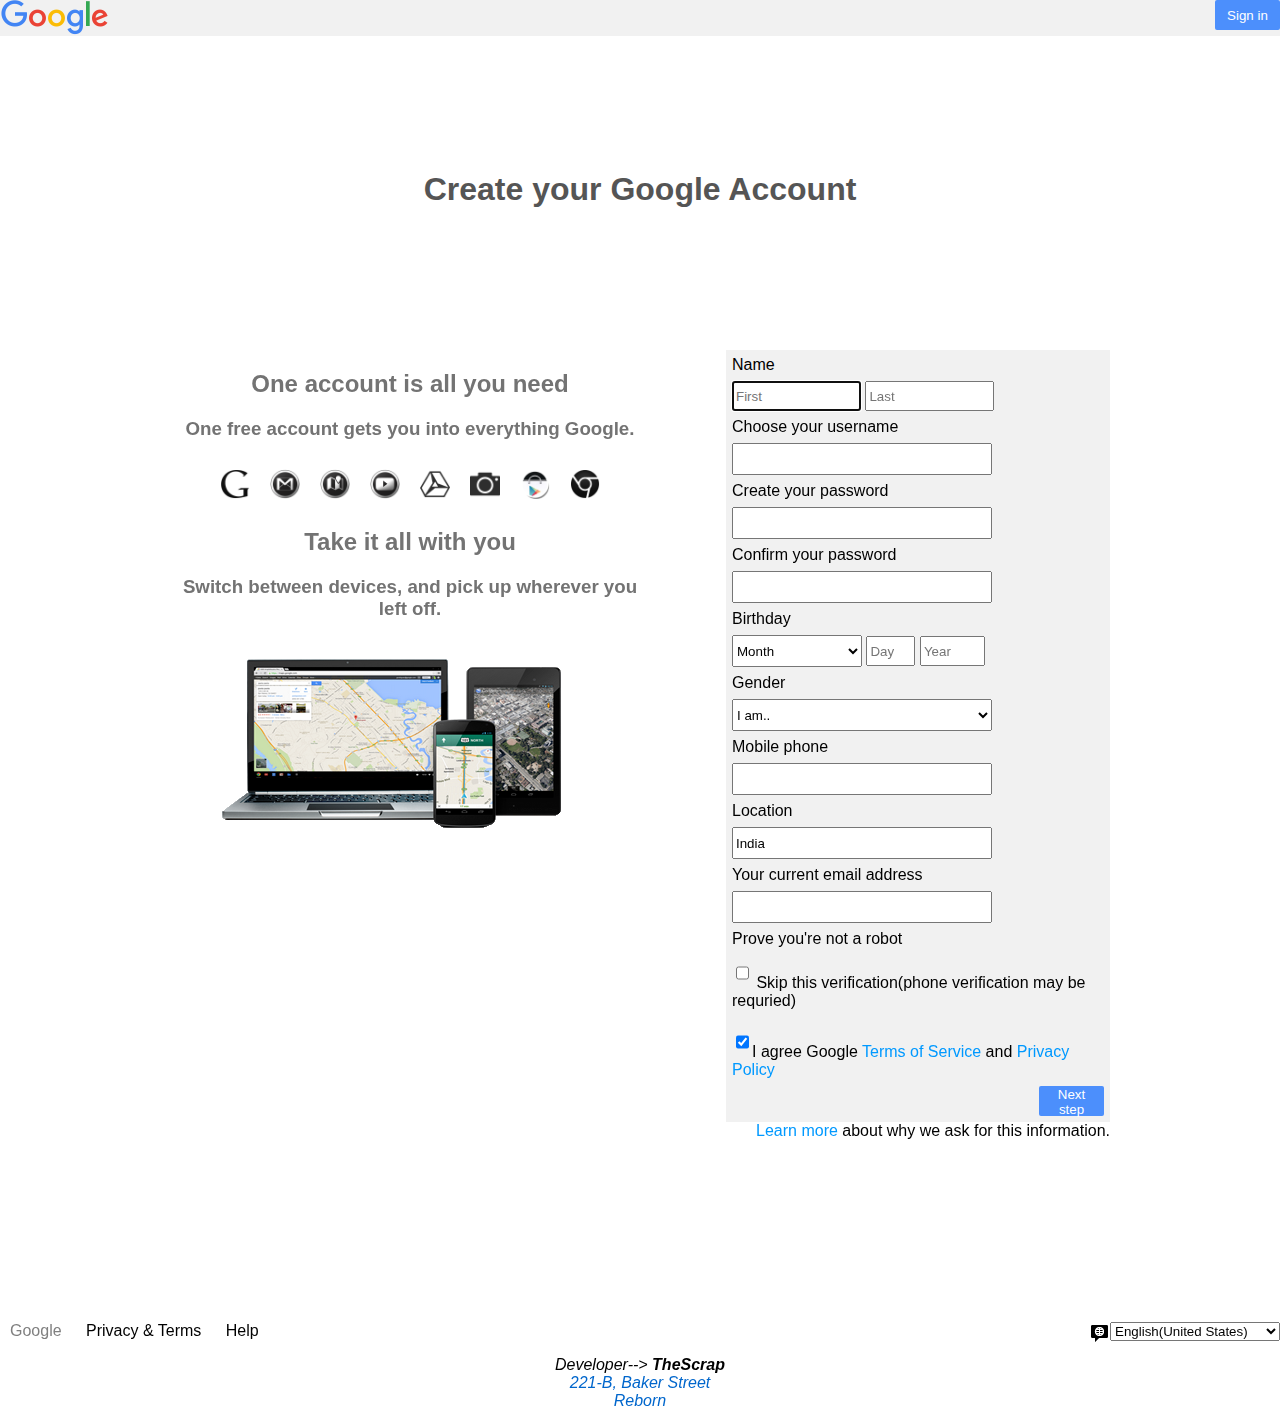
<file: google sign up/index.HTML>
<html DOCTYPE="HTML">
<head>
<title>Create your Google Account</title>

<link href="style.css" rel="stylesheet" type="text/css"></link>

<script>

function passmatch()
{
	var compare, pass1, pass2;
	pass1 = document.getElementById("p1").value;
	pass2 = document.getElementById("p2").value;
	compare=pass1.localeCompare(pass2);
	if(compare==0)
	{	
	document.getElementById('p1').style.borderColor="green";
	alert("password matched");
	}
	else
        {
	document.getElementById('p2').style.borderColor="red";
	alert("Password doesn't matched.");
	}
	}
</script>

</head>

<body>
<div>
<div id="header">
	<img src="images/logo.png" width="112" height="36">
    	    
    
    <button id="button1">Sign in</button>
    
</div>
<div class="container">

<div class="p1">
	<span><h1>Create your Google Account</h1></span>
</div>

<div class="signup_area">
<table cellspacing=5 border=0>
<form name="signup">


<tr >
	<td><p>Name</p></td>
</tr>
<tr>
	<td><input type="text" name="firstName" width=50  autocomplete="on" placeholder="First" size="13px" required autofocus >


	<input type="text" name="lastName"    autocomplete="on" placeholder="Last" size="13px" required></td>
</tr>

</tr >
<tr>
	<td><p>Choose your username</p></td>
</tr>
<tr>
	<td><input type="text" name="userName"  autocomplete="on" class="box" required></td>
</tr>
<tr >
	<td><p>Create your password</p></td>
</tr>
<tr>
	<td><input type="password" name="password1"   id="p1"  autocomplete="off" class="box" required></td>
</tr>
<tr >
	<td><p>Confirm your password</p></td>
</tr>
<tr>
	<td><input type="password" name="password2"   id="p2" autocomplete="off" class="box" required></td>
</tr>

<tr >
	<td><p>Birthday</p></td>
</tr>
<tr>	
	<td><select required class="dob">
			<option value="">Month</option>
			<option value="january">January</option>
			<option value="febraury">February</option>
			<option value="march">March</option>
			<option value="april">April</option>
			<option value="may">May</option>
			<option value="june">June</option>
			<option value="july">July</option>
			<option value="august">August</option>
			<option value="september">September</option>
			<option value="october">October</option>
			<option value="november">November</option>
			<option value="december">December</option>
	</select>
	<input type="text" name="day"   autocomplete="on" placeholder="Day" size="3px" required>
	<input type="text" name="year"  autocomplete="on" placeholder="Year" size="5px" required></td>
</tr>
<tr>
	<td>Gender</td>
</tr>
<tr>
	<td><select required class="box">
		<option value="">I am..</option>
		<option value="male">Male</option>
		<option value="female">Female</option>
		<option value="others">Others</option></select></td>
</tr>
<tr>
	<td>Mobile phone</td>
</tr>
<tr>
	<td><input type="number" name="mobile"   autocomplete="on" maxlength="10" class="box" required></td>
</tr>
<tr>
	<td>Location</td>
</tr>
<tr>
	<td><input type="text" name="location"   autocomplete="on" value="India"  class="box" required readonly></td>
</tr>
<tr>
	<td><p>Your current email address</p></td>
</tr>
<tr>
	<td><input type="text" name="userName"  autocomplete="on" class="box" required></td>
</tr>
<tr>
	<td>
    	<p>Prove you're not a robot<p>
    </td>
</tr>

<tr>
    <td><p><input type="checkbox">
    Skip this verification(phone verification may be requried)</p>
    </td> 
</tr>
<tr>
	<td></td>
</tr>
<tr>
	<td><p><input type="checkbox" name="confirm"   checked>I agree Google <a href="#">Terms of Service</a> and <a href="#">Privacy Policy</a></p></td>
<tr>
	<td><button onClick="passmatch()" id="button1">Next step</button></td>
</tr>
</form></table></div>

<div class="left_area">
<h2>One account is all you need</h2>
<h3>One free account gets you into everything Google.</h3>
	<img src="images/one.png" id="imglogo"><img src="images/two.png" id="imglogo"><img src="images/three.png" id="imglogo"><img src="images/four.png" id="imglogo"><img src="images/five.png" id="imglogo"><img src="images/six.png" id="imglogo"><img src="images/seven.png" id="imglogo"><img src="images/eight.png" id="imglogo">
<h2>Take it all with you</h2>
<h3>Switch between devices, and pick up wherever you left off.</h3>
<img src="images/laptop.png">

</div>
<div class="p1">
<span class="lang"><a href="#">Learn more</a> about why we ask for this information.</span>
</div>
</div>

<div id="footer">
<span ><font color="grey">Google</font></span>
<a href="#"><span><font color="black">Privacy & Terms</font></span></a>
<a href="#"><span><font color="black">Help</font></span></a>

<select class="lang">
	<option value="1">Hindi</option>
	<option value="2">English(United Kingdom)</option>
    <option value="3" selected>English(United States)</option>
    <option value="4">Chinese</option>
</select><img src="images/universal_language_settings-21.png" class="lang">
<p>
	
	<address>
    Developer--> <cite><b>TheScrap</b><br></cite>
    <font color="#0066CC">221-B, Baker Street<br>
    Reborn</font>
    </address>
</p>
</div>


</body>
</html>
</file>
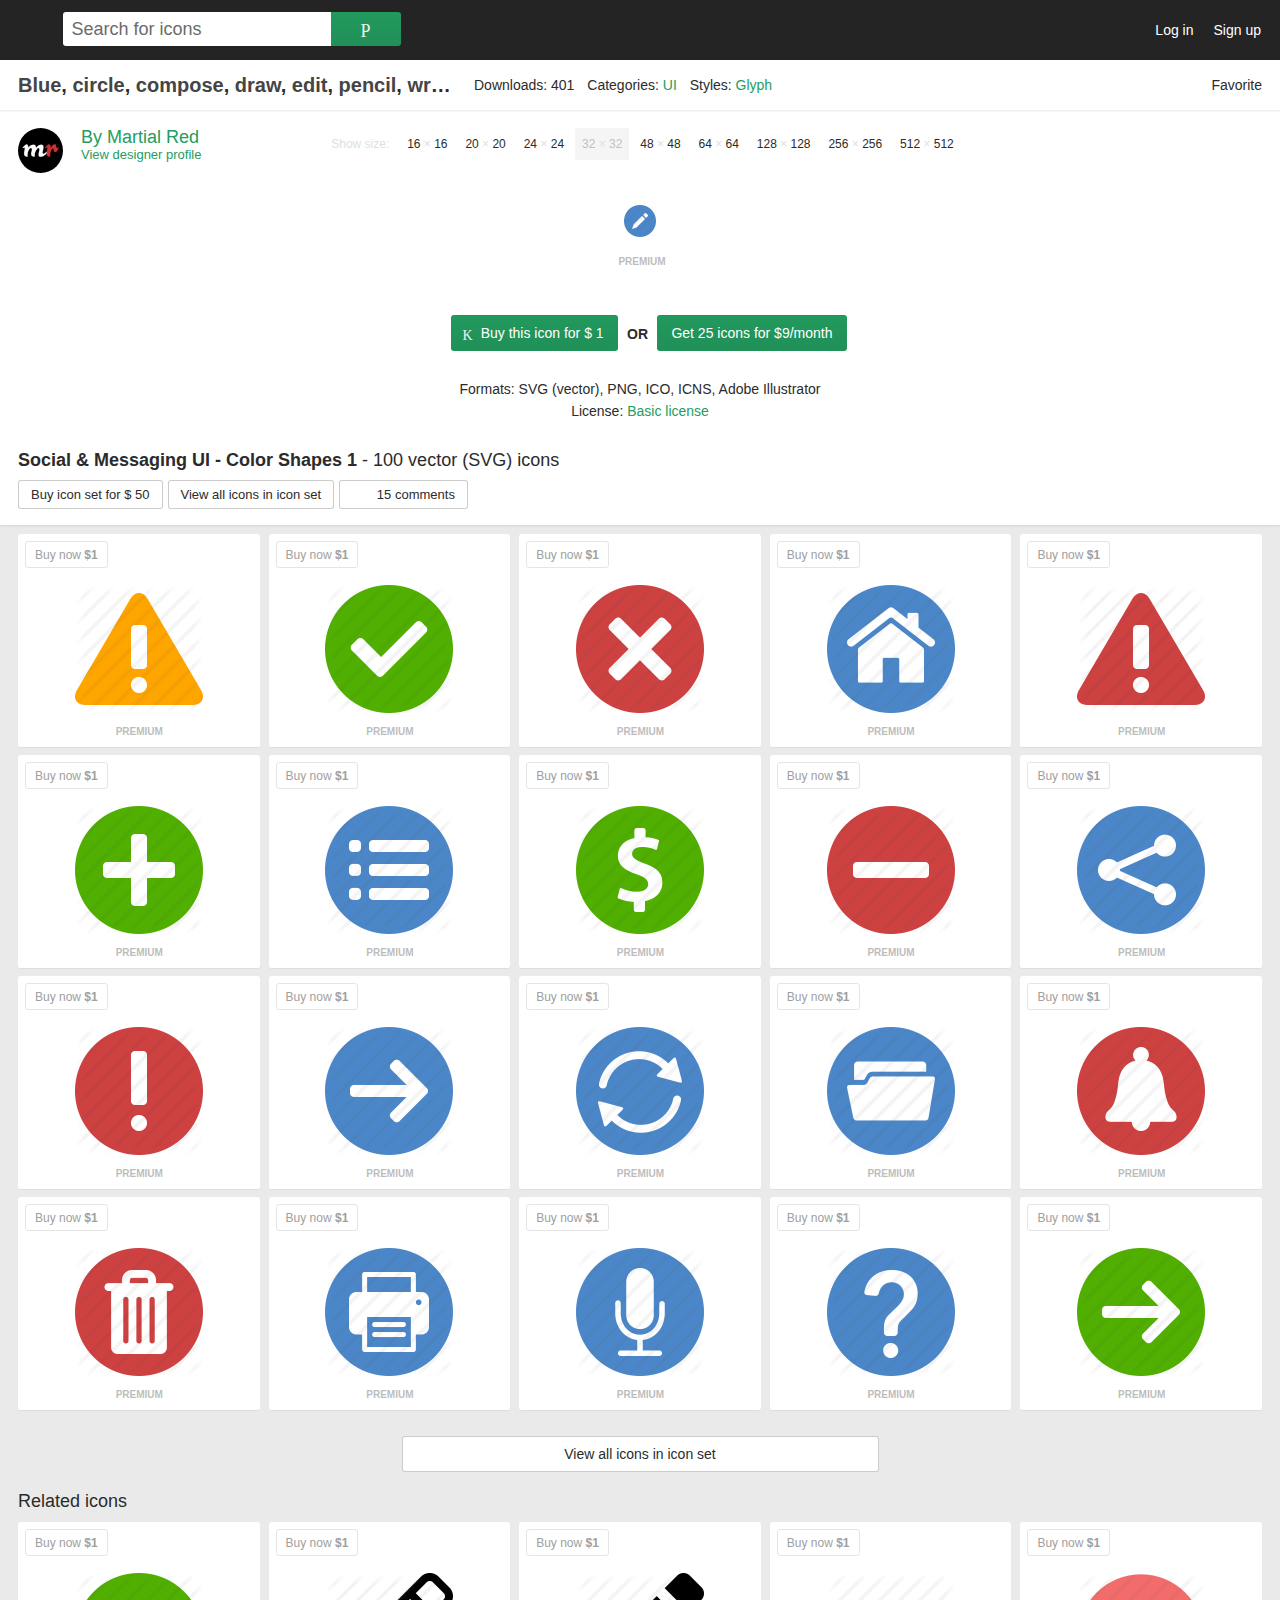
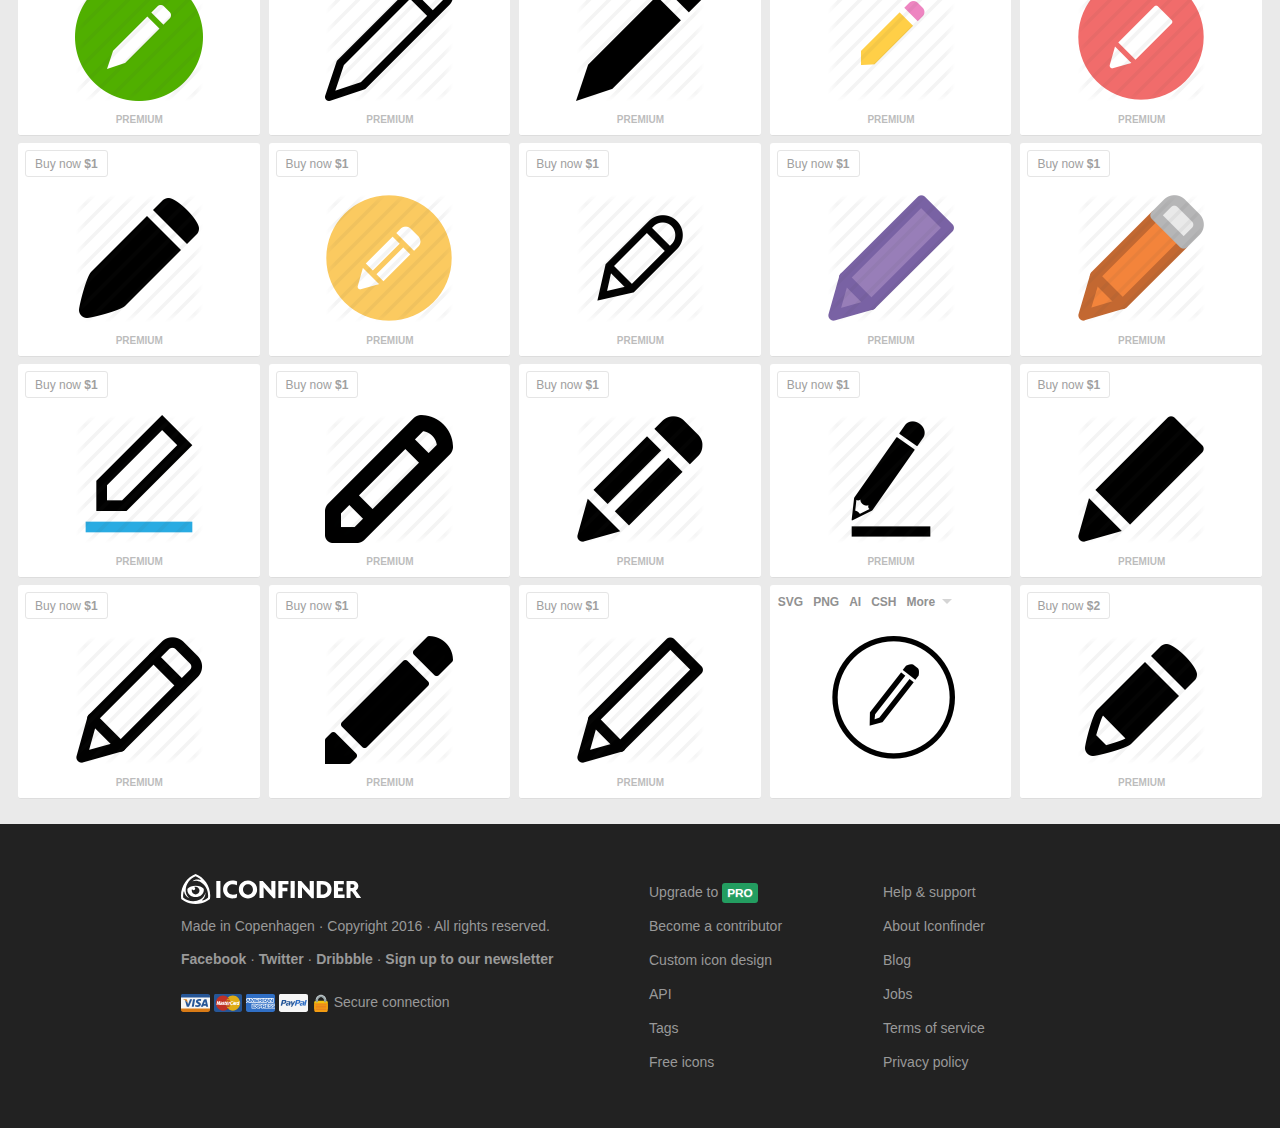
<file: Click@Career/public_html/css/images/Blue, circle, compose, draw, edit, pencil, write icon _ Icon search engine.html>
<!DOCTYPE html>
<!-- saved from url=(0095)https://www.iconfinder.com/icons/536219/blue_circle_compose_draw_edit_pencil_write_icon#size=32 -->
<html lang="en-US" pmbx_context="BD5E893A-6838-4076-A6BA-BAB1500F09EB"><head><meta http-equiv="Content-Type" content="text/html; charset=UTF-8">
        
        <title>Blue, circle, compose, draw, edit, pencil, write icon | Icon search engine</title>

        <meta name="keywords" content="Blue, circle, compose, draw, edit, pencil, write">
        <meta name="description" content="Download blue, circle, compose, draw, edit, pencil, write icon in .PNG or .ICO format. Icon designed by Martial Red found in the icon set Social &amp; Messaging UI - Color Shapes 1">
        <meta name="viewport" content="width=device-width, initial-scale=1.0">

        <meta property="og:site_name" content="Iconfinder">
        <meta property="og:url" content="https://www.iconfinder.com/icons/536219/blue_circle_compose_draw_edit_pencil_write_icon">
        <meta property="fb:admins" content="655647081">
        <meta property="fb:app_id" content="319532633444">
        <meta name="twitter:url" content="https://www.iconfinder.com/icons/536219/blue_circle_compose_draw_edit_pencil_write_icon">
        <meta name="twitter:site" content="@iconfinder">
    <meta property="og:type" content="website">
    <meta name="author" content="Martial Red">
    <meta name="twitter:card" content="summary">
<meta property="og:title" content="&#39;Social &amp; Messaging UI - Color Shapes 1&#39; by Martial Red">
    <meta property="og:image" content="https://cdn0.iconfinder.com/data/icons/social-messaging-ui-color-shapes/128/write-circle-blue-512.png">
    <meta property="og:description" content="Buy this icon for $ 1 on Iconfinder.com
- Style: Glyph
- Categories: UI
- Available formats: SVG (vector), PNG, ICO, ICNS, Adobe Illustrator">
    <meta name="twitter:title" content="&#39;Social &amp; Messaging UI - Color Shapes 1&#39; by Martial Red">
    <meta name="twitter:description" content="This and more than 1,090,999 free and premium icons available on Iconfinder.com">
    <meta name="twitter:image" content="https://cdn0.iconfinder.com/data/icons/social-messaging-ui-color-shapes/128/write-circle-blue-512.png"><link rel="search" type="application/opensearchdescription+xml" title="Iconfinder" href="https://cdn0.iconfinder.com/iconfinder.xml">

        <script id="facebook-jssdk" src="./Blue, circle, compose, draw, edit, pencil, write icon _ Icon search engine_files/sdk.js"></script><script async="" src="./Blue, circle, compose, draw, edit, pencil, write icon _ Icon search engine_files/fbevents.js"></script><script type="text/javascript" async="" src="./Blue, circle, compose, draw, edit, pencil, write icon _ Icon search engine_files/ga.js"></script><script type="application/ld+json">
        {
            "@context": "http://schema.org",
            "@type": "Organization",
            "name": "Iconfinder",
            "url": "https://www.iconfinder.com",
            "logo": "https://www.iconfinder.com/assets/img/favicons/favicon-194x194.png",
            "sameAs": [
                "http://www.facebook.com/iconfinder",
                "http://www.dribbble.com/team-iconfinder",
                "http://www.twitter.com/iconfinder",
                "http://www.instagram.com/iconfinder"
            ]
        }
        </script>

        
        <link rel="apple-touch-icon" href="https://cdn3.iconfinder.com/static/7b52ed4f2c5f420ee53f26e63ddec6bb/assets/img/favicons/apple-touch-icon.png">
        <link rel="apple-touch-icon" sizes="57x57" href="https://cdn3.iconfinder.com/static/3d8e11e6cd49e2dbb5d5511796c98f50/assets/img/favicons/apple-touch-icon-57x57.png">
        <link rel="apple-touch-icon" sizes="60x60" href="https://cdn2.iconfinder.com/static/67bb63023108ba2000b6956edba051c0/assets/img/favicons/apple-touch-icon-60x60.png">
        <link rel="apple-touch-icon" sizes="72x72" href="https://cdn2.iconfinder.com/static/2fb585624fdfa8088c90afea2bfbc1b3/assets/img/favicons/apple-touch-icon-72x72.png">
        <link rel="apple-touch-icon" sizes="76x76" href="https://cdn3.iconfinder.com/static/cd5817cfcc9fa17a9f6e95069a652b42/assets/img/favicons/apple-touch-icon-76x76.png">
        <link rel="apple-touch-icon" sizes="114x114" href="https://cdn0.iconfinder.com/static/0646d0d051e6e6e7c279efe8e8fac9f0/assets/img/favicons/apple-touch-icon-114x114.png">
        <link rel="apple-touch-icon" sizes="120x120" href="https://cdn2.iconfinder.com/static/2bdaa1a0c592910501580aaeb646db23/assets/img/favicons/apple-touch-icon-120x120.png">
        <link rel="apple-touch-icon" sizes="144x144" href="https://cdn3.iconfinder.com/static/33656f63ac64700b55e9c3c3cea6e0fd/assets/img/favicons/apple-touch-icon-144x144.png">
        <link rel="apple-touch-icon" sizes="152x152" href="https://cdn0.iconfinder.com/static/8ce86f987bc8f9ad4f4f390ca289a3b1/assets/img/favicons/apple-touch-icon-152x152.png">
        <link rel="apple-touch-icon" sizes="180x180" href="https://cdn3.iconfinder.com/static/7b52ed4f2c5f420ee53f26e63ddec6bb/assets/img/favicons/apple-touch-icon-180x180.png">
        <link rel="icon" type="image/png" sizes="32x32" href="https://cdn2.iconfinder.com/static/b59d8190165242cb68fe77226f914c21/assets/img/favicons/favicon-32x32.png">
        <link rel="icon" type="image/png" sizes="192x192" href="https://cdn1.iconfinder.com/static/5bccb02f9f43e3fe7318b4dd7afd213c/assets/img/favicons/android-chrome-192x192.png">
        <link rel="icon" type="image/png" sizes="96x96" href="https://cdn1.iconfinder.com/static/13a0c085b39bb6a191afd8ea032d1213/assets/img/favicons/favicon-96x96.png">
        <link rel="icon" type="image/png" sizes="16x16" href="https://cdn0.iconfinder.com/static/494de40e1f51c2cc63a17c5da53e22fb/assets/img/favicons/favicon-16x16.png">
        <link rel="manifest" href="https://cdn3.iconfinder.com/static/3d517ac3432cc41ead571dbef14b39d2/assets/img/favicons/manifest.json">
        <meta name="msapplication-TileColor" content="#da532c">
        <meta name="msapplication-TileImage" content="https://cdn2.iconfinder.com/static/22021e4dfa0a7db8dec0c945d3f125be/assets/img/favicons/mstile-144x144.png">
        <meta name="theme-color" content="#ffffff">
        

        <link rel="stylesheet" href="./Blue, circle, compose, draw, edit, pencil, write icon _ Icon search engine_files/iconfinder.css">

        <script src="./Blue, circle, compose, draw, edit, pencil, write icon _ Icon search engine_files/opbeat.min.js" data-org-id="0428159d96e64fe5ae37ed928a06bed9" data-app-id="578e0da0ac"></script>

        <script type="text/javascript">
            var _gaq = _gaq || [];
            _gaq.push(['_setAccount', 'UA-634584-2']);
            _gaq.push(['_setDomainName', 'www.iconfinder.com']);
            _gaq.push(['_setAllowLinker', true]);_gaq.push(['_setCustomVar',
                1,                          
                'Signed in',                
                'False',
                2                           
            ]);_gaq.push(['_setCustomVar',
                2,'Pro subscriber','False',
                2]);_gaq.push(['_trackPageview']);
            (function() {
                    var ga = document.createElement('script'); ga.type = 'text/javascript'; ga.async = true;
                    ga.src = ('https:' == document.location.protocol ? 'https://ssl' : 'http://www') + '.google-analytics.com/ga.js';
                    var s = document.getElementsByTagName('script')[0]; s.parentNode.insertBefore(ga, s);
            })();
        </script><script type="text/javascript" src="./Blue, circle, compose, draw, edit, pencil, write icon _ Icon search engine_files/jquery-1.12.4.min.js"></script>
            <script type="text/javascript" src="./Blue, circle, compose, draw, edit, pencil, write icon _ Icon search engine_files/iconfinder.js"></script><style type="text/css"></style>

        <!-- Facebook Pixel Code -->
        <script>
        !function(f,b,e,v,n,t,s){if(f.fbq)return;n=f.fbq=function(){n.callMethod?
        n.callMethod.apply(n,arguments):n.queue.push(arguments)};if(!f._fbq)f._fbq=n;
        n.push=n;n.loaded=!0;n.version='2.0';n.queue=[];t=b.createElement(e);t.async=!0;
        t.src=v;s=b.getElementsByTagName(e)[0];s.parentNode.insertBefore(t,s)}(window,
        document,'script','//connect.facebook.net/en_US/fbevents.js');

        fbq('init', '890038714422094');
        fbq('track', 'PageView');
        </script>
        <noscript>&lt;img height="1" width="1" style="display:none"
        src="https://www.facebook.com/tr?id=890038714422094&amp;ev=PageView&amp;noscript=1"
        /&gt;</noscript>
        <!-- End Facebook Pixel Code -->
        <!--[if lte IE 8]>
        <script src="https://cdn2.iconfinder.com/static/fb4e3b19e8946427b114623ad94b0a95/assets/static-js/html5shiv.js"></script>
        <![endif]-->
    <style type="text/css">.fb_hidden{position:absolute;top:-10000px;z-index:10001}.fb_reposition{overflow:hidden;position:relative}.fb_invisible{display:none}.fb_reset{background:none;border:0;border-spacing:0;color:#000;cursor:auto;direction:ltr;font-family:"lucida grande", tahoma, verdana, arial, sans-serif;font-size:11px;font-style:normal;font-variant:normal;font-weight:normal;letter-spacing:normal;line-height:1;margin:0;overflow:visible;padding:0;text-align:left;text-decoration:none;text-indent:0;text-shadow:none;text-transform:none;visibility:visible;white-space:normal;word-spacing:normal}.fb_reset>div{overflow:hidden}.fb_link img{border:none}@keyframes fb_transform{from{opacity:0;transform:scale(.95)}to{opacity:1;transform:scale(1)}}.fb_animate{animation:fb_transform .3s forwards}
.fb_dialog{background:rgba(82, 82, 82, .7);position:absolute;top:-10000px;z-index:10001}.fb_reset .fb_dialog_legacy{overflow:visible}.fb_dialog_advanced{padding:10px;-moz-border-radius:8px;-webkit-border-radius:8px;border-radius:8px}.fb_dialog_content{background:#fff;color:#333}.fb_dialog_close_icon{background:url(https://static.xx.fbcdn.net/rsrc.php/v2/yq/r/IE9JII6Z1Ys.png) no-repeat scroll 0 0 transparent;_background-image:url(https://static.xx.fbcdn.net/rsrc.php/v2/yL/r/s816eWC-2sl.gif);cursor:pointer;display:block;height:15px;position:absolute;right:18px;top:17px;width:15px}.fb_dialog_mobile .fb_dialog_close_icon{top:5px;left:5px;right:auto}.fb_dialog_padding{background-color:transparent;position:absolute;width:1px;z-index:-1}.fb_dialog_close_icon:hover{background:url(https://static.xx.fbcdn.net/rsrc.php/v2/yq/r/IE9JII6Z1Ys.png) no-repeat scroll 0 -15px transparent;_background-image:url(https://static.xx.fbcdn.net/rsrc.php/v2/yL/r/s816eWC-2sl.gif)}.fb_dialog_close_icon:active{background:url(https://static.xx.fbcdn.net/rsrc.php/v2/yq/r/IE9JII6Z1Ys.png) no-repeat scroll 0 -30px transparent;_background-image:url(https://static.xx.fbcdn.net/rsrc.php/v2/yL/r/s816eWC-2sl.gif)}.fb_dialog_loader{background-color:#f6f7f9;border:1px solid #606060;font-size:24px;padding:20px}.fb_dialog_top_left,.fb_dialog_top_right,.fb_dialog_bottom_left,.fb_dialog_bottom_right{height:10px;width:10px;overflow:hidden;position:absolute}.fb_dialog_top_left{background:url(https://static.xx.fbcdn.net/rsrc.php/v2/ye/r/8YeTNIlTZjm.png) no-repeat 0 0;left:-10px;top:-10px}.fb_dialog_top_right{background:url(https://static.xx.fbcdn.net/rsrc.php/v2/ye/r/8YeTNIlTZjm.png) no-repeat 0 -10px;right:-10px;top:-10px}.fb_dialog_bottom_left{background:url(https://static.xx.fbcdn.net/rsrc.php/v2/ye/r/8YeTNIlTZjm.png) no-repeat 0 -20px;bottom:-10px;left:-10px}.fb_dialog_bottom_right{background:url(https://static.xx.fbcdn.net/rsrc.php/v2/ye/r/8YeTNIlTZjm.png) no-repeat 0 -30px;right:-10px;bottom:-10px}.fb_dialog_vert_left,.fb_dialog_vert_right,.fb_dialog_horiz_top,.fb_dialog_horiz_bottom{position:absolute;background:#525252;filter:alpha(opacity=70);opacity:.7}.fb_dialog_vert_left,.fb_dialog_vert_right{width:10px;height:100%}.fb_dialog_vert_left{margin-left:-10px}.fb_dialog_vert_right{right:0;margin-right:-10px}.fb_dialog_horiz_top,.fb_dialog_horiz_bottom{width:100%;height:10px}.fb_dialog_horiz_top{margin-top:-10px}.fb_dialog_horiz_bottom{bottom:0;margin-bottom:-10px}.fb_dialog_iframe{line-height:0}.fb_dialog_content .dialog_title{background:#6d84b4;border:1px solid #365899;color:#fff;font-size:14px;font-weight:bold;margin:0}.fb_dialog_content .dialog_title>span{background:url(https://static.xx.fbcdn.net/rsrc.php/v2/yd/r/Cou7n-nqK52.gif) no-repeat 5px 50%;float:left;padding:5px 0 7px 26px}body.fb_hidden{-webkit-transform:none;height:100%;margin:0;overflow:visible;position:absolute;top:-10000px;left:0;width:100%}.fb_dialog.fb_dialog_mobile.loading{background:url(https://static.xx.fbcdn.net/rsrc.php/v2/ya/r/3rhSv5V8j3o.gif) white no-repeat 50% 50%;min-height:100%;min-width:100%;overflow:hidden;position:absolute;top:0;z-index:10001}.fb_dialog.fb_dialog_mobile.loading.centered{width:auto;height:auto;min-height:initial;min-width:initial;background:none}.fb_dialog.fb_dialog_mobile.loading.centered #fb_dialog_loader_spinner{width:100%}.fb_dialog.fb_dialog_mobile.loading.centered .fb_dialog_content{background:none}.loading.centered #fb_dialog_loader_close{color:#fff;display:block;padding-top:20px;clear:both;font-size:18px}#fb-root #fb_dialog_ipad_overlay{background:rgba(0, 0, 0, .45);position:absolute;bottom:0;left:0;right:0;top:0;width:100%;min-height:100%;z-index:10000}#fb-root #fb_dialog_ipad_overlay.hidden{display:none}.fb_dialog.fb_dialog_mobile.loading iframe{visibility:hidden}.fb_dialog_content .dialog_header{-webkit-box-shadow:white 0 1px 1px -1px inset;background:-webkit-gradient(linear, 0% 0%, 0% 100%, from(#738ABA), to(#2C4987));border-bottom:1px solid;border-color:#1d4088;color:#fff;font:14px Helvetica, sans-serif;font-weight:bold;text-overflow:ellipsis;text-shadow:rgba(0, 30, 84, .296875) 0 -1px 0;vertical-align:middle;white-space:nowrap}.fb_dialog_content .dialog_header table{-webkit-font-smoothing:subpixel-antialiased;height:43px;width:100%}.fb_dialog_content .dialog_header td.header_left{font-size:12px;padding-left:5px;vertical-align:middle;width:60px}.fb_dialog_content .dialog_header td.header_right{font-size:12px;padding-right:5px;vertical-align:middle;width:60px}.fb_dialog_content .touchable_button{background:-webkit-gradient(linear, 0% 0%, 0% 100%, from(#4966A6), color-stop(.5, #355492), to(#2A4887));border:1px solid #29487d;-webkit-background-clip:padding-box;-webkit-border-radius:3px;-webkit-box-shadow:rgba(0, 0, 0, .117188) 0 1px 1px inset, rgba(255, 255, 255, .167969) 0 1px 0;display:inline-block;margin-top:3px;max-width:85px;line-height:18px;padding:4px 12px;position:relative}.fb_dialog_content .dialog_header .touchable_button input{border:none;background:none;color:#fff;font:12px Helvetica, sans-serif;font-weight:bold;margin:2px -12px;padding:2px 6px 3px 6px;text-shadow:rgba(0, 30, 84, .296875) 0 -1px 0}.fb_dialog_content .dialog_header .header_center{color:#fff;font-size:16px;font-weight:bold;line-height:18px;text-align:center;vertical-align:middle}.fb_dialog_content .dialog_content{background:url(https://static.xx.fbcdn.net/rsrc.php/v2/y9/r/jKEcVPZFk-2.gif) no-repeat 50% 50%;border:1px solid #555;border-bottom:0;border-top:0;height:150px}.fb_dialog_content .dialog_footer{background:#f6f7f9;border:1px solid #555;border-top-color:#ccc;height:40px}#fb_dialog_loader_close{float:left}.fb_dialog.fb_dialog_mobile .fb_dialog_close_button{text-shadow:rgba(0, 30, 84, .296875) 0 -1px 0}.fb_dialog.fb_dialog_mobile .fb_dialog_close_icon{visibility:hidden}#fb_dialog_loader_spinner{animation:rotateSpinner 1.2s linear infinite;background-color:transparent;background-image:url(https://static.xx.fbcdn.net/rsrc.php/v2/yD/r/t-wz8gw1xG1.png);background-repeat:no-repeat;background-position:50% 50%;height:24px;width:24px}@keyframes rotateSpinner{0%{transform:rotate(0deg)}100%{transform:rotate(360deg)}}
.fb_iframe_widget{display:inline-block;position:relative}.fb_iframe_widget span{display:inline-block;position:relative;text-align:justify}.fb_iframe_widget iframe{position:absolute}.fb_iframe_widget_fluid_desktop,.fb_iframe_widget_fluid_desktop span,.fb_iframe_widget_fluid_desktop iframe{max-width:100%}.fb_iframe_widget_fluid_desktop iframe{min-width:220px;position:relative}.fb_iframe_widget_lift{z-index:1}.fb_hide_iframes iframe{position:relative;left:-10000px}.fb_iframe_widget_loader{position:relative;display:inline-block}.fb_iframe_widget_fluid{display:inline}.fb_iframe_widget_fluid span{width:100%}.fb_iframe_widget_loader iframe{min-height:32px;z-index:2;zoom:1}.fb_iframe_widget_loader .FB_Loader{background:url(https://static.xx.fbcdn.net/rsrc.php/v2/y9/r/jKEcVPZFk-2.gif) no-repeat;height:32px;width:32px;margin-left:-16px;position:absolute;left:50%;z-index:4}</style></head>
    <body id="view-icondetails" data-application="icons" data-view="details">
        <a id="top"></a>
        

        

        
    <div id="header-bar" class="navbar">
    <div class="navbar-inner">
        <div class="container">
            <div class="navbar-item">
                <a class="navbar-logo pull-left " title="Go to homepage" href="https://www.iconfinder.com/">&nbsp;</a>
            </div>
            <div id="searcharea">
                <form id="searchform" action="https://www.iconfinder.com/search/" pmbx_context="66EEC330-684A-4EDC-870A-F6C94C65D3D5">
    <input value="" name="q" id="inputField" type="text" class="query" title="Search" placeholder="Search for icons" autocomplete="off" pmbx_context="D7B25F3A-8BD3-495A-9B74-D7D19428915B"><button class="btn btn-large btn-search btn-primary" type="submit"><i data-icon="P" class="icon"></i></button><input type="hidden" name="maximum" value="32" pmbx_context="D2911D14-A38D-443F-89F9-6A0E98D3FC8D"></form>
                
            </div>
            <a class="btn btn-navbar" data-toggle="collapse" data-target=".nav-collapse">
    <span class="icon-bar">&nbsp;</span>
    <span class="icon-bar">&nbsp;</span>
    <span class="icon-bar">&nbsp;</span>
</a>
<div class="nav-collapse collapse">
    <ul class="nav pull-right">
        
            <li id="browse-collapsed"><a href="https://www.iconfinder.com/browse">Browse icons</a></li>
            <li class="navbar-item"><a class="login-link" href="https://www.iconfinder.com/icons/536219/blue_circle_compose_draw_edit_pencil_write_icon#">Log in</a></li>
            <li class="navbar-item"><a class="signup-link" href="https://www.iconfinder.com/icons/536219/blue_circle_compose_draw_edit_pencil_write_icon#">Sign up</a></li>
        
    </ul>
</div>
        </div>
    </div>
</div>

    
    <div class="icon full-view" data-icon-id="536219">
        <div id="sub-bar" class="subnav-fixed subnav">
            <ul class="nav nav-pills">
                <li>
                    <h1><a href="https://www.iconfinder.com/search/?q=blue" title="Search for blue icons">Blue</a>, <a href="https://www.iconfinder.com/search/?q=circle" title="Search for circle icons">circle</a>, <a href="https://www.iconfinder.com/search/?q=compose" title="Search for compose icons">compose</a>, <a href="https://www.iconfinder.com/search/?q=draw" title="Search for draw icons">draw</a>, <a href="https://www.iconfinder.com/search/?q=edit" title="Search for edit icons">edit</a>, <a href="https://www.iconfinder.com/search/?q=pencil" title="Search for pencil icons">pencil</a>, <a href="https://www.iconfinder.com/search/?q=write" title="Search for write icons">write</a> icon</h1>
                </li>
                <li class="more-details hidden-phone">
                    <span>Downloads: 401</span>
                    
                        <span>
                            Categories:
                            <a href="https://www.iconfinder.com/ui-icons" alt="UI">UI</a>
                        </span>
                    
                    
                       <span>
                           Styles:
                           <a href="https://www.iconfinder.com/glyph-style-icons" alt="Glyph">Glyph</a>
                       </span>
                    
                </li>
                <li class="pull-right">
                    <a class="favorite-button pull-right js-icon-favorite" data-action="favorite-icon" href="https://www.iconfinder.com/icons/536219/blue_circle_compose_draw_edit_pencil_write_icon#favorite"><i class="icon-if icon-if-favorites"></i> Favorite</a>
                </li>
            </ul>
        </div>
        <div class="content">
            <div class="designer hidden-phone">
                
                    <a href="https://www.iconfinder.com/MaxIcon">
                        <span class="user-image">
                            <img class="gravatar" height="45" width="45" src="./Blue, circle, compose, draw, edit, pencil, write icon _ Icon search engine_files/99bd8b40b906e92c7cc76d44b9af9168">
                        </span>
                        <h3 class="icondetails-username">
                            By Martial Red
                            <span class="designer-label">View designer profile</span>
                        </h3>
                    </a>
                
            </div>
            <div id="detail-icon" data-icon-id="536219" data-icon-is-premium="true" data-icon-is-purchased="false">
                <div>
                    <div class="buttons hidden-phone">
                        <div class="size-navigation">
                            <ul>
                                <li><a class="iconsize size-label">Show size:</a></li>
                                
                                    <li>
                                        <a class="iconsize" href="https://www.iconfinder.com/icons/536219/blue_circle_compose_draw_edit_pencil_write_icon#size=16" data-action="select-size" data-iconsize="16">
                                            16 <em>×</em> 16
                                        </a>
                                    </li>
                                
                                    <li>
                                        <a class="iconsize" href="https://www.iconfinder.com/icons/536219/blue_circle_compose_draw_edit_pencil_write_icon#size=20" data-action="select-size" data-iconsize="20">
                                            20 <em>×</em> 20
                                        </a>
                                    </li>
                                
                                    <li>
                                        <a class="iconsize" href="https://www.iconfinder.com/icons/536219/blue_circle_compose_draw_edit_pencil_write_icon#size=24" data-action="select-size" data-iconsize="24">
                                            24 <em>×</em> 24
                                        </a>
                                    </li>
                                
                                    <li class="active">
                                        <a class="iconsize" href="https://www.iconfinder.com/icons/536219/blue_circle_compose_draw_edit_pencil_write_icon#size=32" data-action="select-size" data-iconsize="32">
                                            32 <em>×</em> 32
                                        </a>
                                    </li>
                                
                                    <li>
                                        <a class="iconsize" href="https://www.iconfinder.com/icons/536219/blue_circle_compose_draw_edit_pencil_write_icon#size=48" data-action="select-size" data-iconsize="48">
                                            48 <em>×</em> 48
                                        </a>
                                    </li>
                                
                                    <li>
                                        <a class="iconsize" href="https://www.iconfinder.com/icons/536219/blue_circle_compose_draw_edit_pencil_write_icon#size=64" data-action="select-size" data-iconsize="64">
                                            64 <em>×</em> 64
                                        </a>
                                    </li>
                                
                                    <li class="">
                                        <a class="iconsize" href="https://www.iconfinder.com/icons/536219/blue_circle_compose_draw_edit_pencil_write_icon#size=128" data-action="select-size" data-iconsize="128">
                                            128 <em>×</em> 128
                                        </a>
                                    </li>
                                
                                    <li>
                                        <a class="iconsize" href="https://www.iconfinder.com/icons/536219/blue_circle_compose_draw_edit_pencil_write_icon#size=256" data-action="select-size" data-iconsize="256">
                                            256 <em>×</em> 256
                                        </a>
                                    </li>
                                
                                    <li class="">
                                        <a class="iconsize" href="https://www.iconfinder.com/icons/536219/blue_circle_compose_draw_edit_pencil_write_icon#size=512" data-action="select-size" data-iconsize="512">
                                            512 <em>×</em> 512
                                        </a>
                                    </li>
                                
                            </ul>
                        </div>
                    </div>
                    <img id="detail-icon-img" src="./Blue, circle, compose, draw, edit, pencil, write icon _ Icon search engine_files/write-circle-blue-32.png" alt="blue, circle, compose, draw, edit, pencil, write icon" width="32" height="32"><div class="premium-label">Premium</div>
                    <div id="downloadlinks">
                        <div class="buttons">
                            
                                <button class="btn btn-primary buynow" data-icon-id="536219" data-action="buy-detailed-icon"><i data-icon="K" class="icon"></i> Buy this icon for <span class="price">$ 1</span></button>
                                <span class="or-seperator">OR</span>
                                <a class="btn btn-primary" href="https://www.iconfinder.com/pro/subscribe" rel="nofollow">Get 25 icons for <span class="price">$9/month</span></a>
                                <p>
                                    Formats: SVG (vector), PNG, ICO, ICNS, Adobe Illustrator<br>
                                    License:
                                    
                                        <span><a href="https://www.iconfinder.com/licenses/basic">Basic license</a> </span>
                                    
                                </p>
                            
                        </div>
                    </div>
                    
                </div>
            </div>
        </div>
    </div>

    
        <div class="container-fluid content" id="alternativesizes">
            <div class="row-fluid">
                <div class="span12">
                    <h3>Additional sizes</h3>
                    
                        <div class="alticons" data-size="16" data-size-width="16" data-size-height="16" style="display: block;">
                            
                                <div class="alticon">
                                    <a href="https://www.iconfinder.com/icons/536219/blue_circle_compose_draw_edit_pencil_write_icon#size=16"><img src="./Blue, circle, compose, draw, edit, pencil, write icon _ Icon search engine_files/write-circle-blue-16.png" alt="blue, circle, compose, draw, edit, pencil, write icon" data-action="select-size" data-iconsize="16" width="16" height="16"></a>
                                </div>
                            
                            <p>
                                <span>16 × 16</span>
                            </p>
                            <p></p>

                        </div>
                    
                        <div class="alticons" data-size="20" data-size-width="20" data-size-height="20" style="display: block;">
                            
                                <div class="alticon">
                                    <a href="https://www.iconfinder.com/icons/536219/blue_circle_compose_draw_edit_pencil_write_icon#size=20"><img src="./Blue, circle, compose, draw, edit, pencil, write icon _ Icon search engine_files/write-circle-blue-20.png" alt="blue, circle, compose, draw, edit, pencil, write icon" data-action="select-size" data-iconsize="20" width="20" height="20"></a>
                                </div>
                            
                            <p>
                                <span>20 × 20</span>
                            </p>
                            <p></p>

                        </div>
                    
                        <div class="alticons" data-size="24" data-size-width="24" data-size-height="24" style="display: block;">
                            
                                <div class="alticon">
                                    <a href="https://www.iconfinder.com/icons/536219/blue_circle_compose_draw_edit_pencil_write_icon#size=24"><img src="./Blue, circle, compose, draw, edit, pencil, write icon _ Icon search engine_files/write-circle-blue-24.png" alt="blue, circle, compose, draw, edit, pencil, write icon" data-action="select-size" data-iconsize="24" width="24" height="24"></a>
                                </div>
                            
                            <p>
                                <span>24 × 24</span>
                            </p>
                            <p></p>

                        </div>
                    
                        <div class="alticons" data-size="32" data-size-width="32" data-size-height="32" style="display: none;">
                            
                                <div class="alticon">
                                    <a href="https://www.iconfinder.com/icons/536219/blue_circle_compose_draw_edit_pencil_write_icon#size=32" class="active"><img src="./Blue, circle, compose, draw, edit, pencil, write icon _ Icon search engine_files/write-circle-blue-32.png" alt="blue, circle, compose, draw, edit, pencil, write icon" data-action="select-size" data-iconsize="32" width="32" height="32"></a>
                                </div>
                            
                            <p>
                                <span>32 × 32</span>
                            </p>
                            <p></p>

                        </div>
                    
                        <div class="alticons" data-size="48" data-size-width="48" data-size-height="48" style="display: block;">
                            
                                <div class="alticon">
                                    <a href="https://www.iconfinder.com/icons/536219/blue_circle_compose_draw_edit_pencil_write_icon#size=48"><img src="./Blue, circle, compose, draw, edit, pencil, write icon _ Icon search engine_files/write-circle-blue-48.png" alt="blue, circle, compose, draw, edit, pencil, write icon" data-action="select-size" data-iconsize="48" width="48" height="48"></a>
                                </div>
                            
                            <p>
                                <span>48 × 48</span>
                            </p>
                            <p></p>

                        </div>
                    
                        <div class="alticons" data-size="64" data-size-width="64" data-size-height="64" style="display: block;">
                            
                                <div class="alticon">
                                    <a href="https://www.iconfinder.com/icons/536219/blue_circle_compose_draw_edit_pencil_write_icon#size=64"><img src="./Blue, circle, compose, draw, edit, pencil, write icon _ Icon search engine_files/write-circle-blue-64.png" alt="blue, circle, compose, draw, edit, pencil, write icon" data-action="select-size" data-iconsize="64" width="64" height="64"></a>
                                </div>
                            
                            <p>
                                <span>64 × 64</span>
                            </p>
                            <p></p>

                        </div>
                    
                        <div class="alticons" data-size="128" data-size-width="128" data-size-height="128" style="display: block;">
                            
                                <div class="alticon">
                                    <a href="https://www.iconfinder.com/icons/536219/blue_circle_compose_draw_edit_pencil_write_icon#size=128" class="active"><img src="./Blue, circle, compose, draw, edit, pencil, write icon _ Icon search engine_files/write-circle-blue-128.png" alt="blue, circle, compose, draw, edit, pencil, write icon" data-action="select-size" data-iconsize="128" width="128" height="128"></a>
                                </div>
                            
                            <p>
                                <span>128 × 128</span>
                            </p>
                            <p></p>

                        </div>
                    
                        <div class="alticons" data-size="256" data-size-width="256" data-size-height="256" style="display: block;">
                            
                                <div class="alticon">
                                    <a href="https://www.iconfinder.com/icons/536219/blue_circle_compose_draw_edit_pencil_write_icon#size=256"><img src="./Blue, circle, compose, draw, edit, pencil, write icon _ Icon search engine_files/write-circle-blue-256.png" alt="blue, circle, compose, draw, edit, pencil, write icon" data-action="select-size" data-iconsize="256" width="256" height="256"></a>
                                </div>
                            
                            <p>
                                <span>256 × 256</span>
                            </p>
                            <p></p>

                        </div>
                    
                        <div class="alticons" data-size="512" data-size-width="512" data-size-height="512" style="display: block;">
                            
                                <div class="alticon">
                                    <a href="https://www.iconfinder.com/icons/536219/blue_circle_compose_draw_edit_pencil_write_icon#size=512"><img src="./Blue, circle, compose, draw, edit, pencil, write icon _ Icon search engine_files/write-circle-blue-512.png" alt="blue, circle, compose, draw, edit, pencil, write icon" data-action="select-size" data-iconsize="512" width="512" height="512"></a>
                                </div>
                            
                            <p>
                                <span>512 × 512</span>
                            </p>
                            <p></p>

                        </div>
                    
                    <div class="clearboth">&nbsp;</div>
                </div>
            </div>
        </div>
    


    <script type="text/javascript">
(function(){
    var sizeMatch = window.location.hash.match(/size=(\d+)/);

    if (sizeMatch !== null) {
        var size = parseInt(sizeMatch[1], 10);

        // Get the alternative container and the currently selected
        // alternative container.
        var alternativeContainer = $('#alternativesizes .alticons[data-size="' + size + '"]');

        // Update the image.
        var sizedImage = alternativeContainer.find('.hiddenicon img');
        if (sizedImage.length == 0)
            sizedImage = alternativeContainer.find('img');

        $('#detail-icon-img').attr('src', sizedImage.attr('src')).attr('width', sizedImage.attr('width')).attr('height', sizedImage.attr('height'))
    }
})();
    </script>
    <div class="iconset-header row-fluid">
    <div class="iconset-primaryinfo span12">
        <h3>
            <a href="https://www.iconfinder.com/iconsets/social-messaging-ui-color-shapes"><strong>Social &amp; Messaging UI - Color Shapes 1</strong></a> -
            100 vector (SVG) icons
            <br>
            
                
                    <button class="iconset-buy btn btn-small hidden-phone" data-action="buy-iconset" data-iconset-id="13773" data-reload-after-purchase="true">Buy icon set for $ 50</button>
                
            
            <a class="btn btn-small hidden-phone" href="https://www.iconfinder.com/iconsets/social-messaging-ui-color-shapes">View all icons in icon set</a>
            
            
            
            <a href="https://www.iconfinder.com/icons/536219/blue_circle_compose_draw_edit_pencil_write_icon#comments" class="btn btn-outlined btn-small hidden-phone" data-action="comment-button" data-referenceidentifier="iconset" data-referenceid="13773"><i class="icon-if icon-if-comments"></i> <b>15</b> comments
            </a>
        </h3>
        <p class="iconset-designer" style="display: none;">
            In icon set: <span><b>100 vector (SVG) icons</b></span>
           &nbsp;&nbsp;&nbsp;License:
            
                <span><a href="https://www.iconfinder.com/licenses/basic">Basic license</a> </span>
            
            
                <span>
                    &nbsp;&nbsp;&nbsp;Categories: <span><a href="https://www.iconfinder.com/ui-icons" alt="UI">UI</a></span>
                </span>
            
            
                <span>
                    &nbsp;&nbsp;&nbsp;Styles: <span><a href="https://www.iconfinder.com/glyph-style-icons" alt="Glyph">Glyph</a></span>
                </span>
            
        </p>
    </div>
</div>
    <div class="container-fluid back-container" id="secondarycontent">
        <div class="row-fluid">
            <div class="span12">
                <div id="icons">
                    
                        <div class="icondimension-128">
                            
                                <div class="icon premium" id="icon-536257" data-iconset-id="13773" data-icon-id="536257">
    <div><button class="btn-mini btn buynow" data-action="buy-icon" data-icon-id="536257">Buy now <span class="price">$1</span></button><div class="iconlinks" style="display: none;">
                <div class="downloadlinks">

                    <div class="btn-group"><a class="downloadlink btn btn-small" rel="nofollow" data-toggle="tooltip" data-format="svg" data-size="128" data-icon-id="536257" href="https://www.iconfinder.com/icons/536257/download/svg/128" data-original-title="Download this icon in SVG format for use on the Web, in Adobe Illustrator or Sketch.">
    SVG</a><a class="downloadlink btn btn-small" rel="nofollow" data-toggle="tooltip" data-format="png" data-size="128" data-icon-id="536257" href="https://www.iconfinder.com/icons/536257/download/png/128" data-original-title="Download this icon in PNG format for use on the Web or in Photoshop.">
    PNG</a><a class="downloadlink btn btn-small" rel="nofollow" data-toggle="tooltip" data-format="ai" data-size="128" data-icon-id="536257" href="https://www.iconfinder.com/icons/536257/download/ai/128" data-original-title="Download this icon in Adobe Illustrator format.">
    AI</a><a class="btn btn-small dropdown-toggle" data-toggle="dropdown" href="https://www.iconfinder.com/icons/536219/blue_circle_compose_draw_edit_pencil_write_icon#">
                            <span class="visible-desktop">More</span>
                            <span class="caret"></span>
                        </a>
                        <ul class="dropdown-menu"><li><a class="downloadlink" rel="nofollow" data-toggle="tooltip" data-format="png" data-size="512" data-icon-id="536257" href="https://www.iconfinder.com/icons/536257/download/png/512" data-placement="right" data-original-title="Download this icon in PNG format for use on the Web or in Photoshop."><b>
    PNG</b> - 512 <em>×</em> 512 px</a></li><li><a class="downloadlink" rel="nofollow" data-toggle="tooltip" data-format="png" data-size="256" data-icon-id="536257" href="https://www.iconfinder.com/icons/536257/download/png/256" data-placement="right" data-original-title="Download this icon in PNG format for use on the Web or in Photoshop."><b>
    PNG</b> - 256 <em>×</em> 256 px</a></li><li><a class="downloadlink" rel="nofollow" data-toggle="tooltip" data-format="png" data-size="128" data-icon-id="536257" href="https://www.iconfinder.com/icons/536257/download/png/128" data-placement="right" data-original-title="Download this icon in PNG format for use on the Web or in Photoshop."><b>
    PNG</b> - 128 <em>×</em> 128 px</a></li><li class="hidden"><a class="downloadlink" rel="nofollow" data-toggle="tooltip" data-format="png" data-size="64" data-icon-id="536257" href="https://www.iconfinder.com/icons/536257/download/png/64" data-placement="right" data-original-title="Download this icon in PNG format for use on the Web or in Photoshop."><b>
    PNG</b> - 64 <em>×</em> 64 px</a></li><li class="hidden"><a class="downloadlink" rel="nofollow" data-toggle="tooltip" data-format="png" data-size="48" data-icon-id="536257" href="https://www.iconfinder.com/icons/536257/download/png/48" data-placement="right" data-original-title="Download this icon in PNG format for use on the Web or in Photoshop."><b>
    PNG</b> - 48 <em>×</em> 48 px</a></li><li class="hidden"><a class="downloadlink" rel="nofollow" data-toggle="tooltip" data-format="png" data-size="32" data-icon-id="536257" href="https://www.iconfinder.com/icons/536257/download/png/32" data-placement="right" data-original-title="Download this icon in PNG format for use on the Web or in Photoshop."><b>
    PNG</b> - 32 <em>×</em> 32 px</a></li><li class="hidden"><a class="downloadlink" rel="nofollow" data-toggle="tooltip" data-format="png" data-size="24" data-icon-id="536257" href="https://www.iconfinder.com/icons/536257/download/png/24" data-placement="right" data-original-title="Download this icon in PNG format for use on the Web or in Photoshop."><b>
    PNG</b> - 24 <em>×</em> 24 px</a></li><li class="hidden"><a class="downloadlink" rel="nofollow" data-toggle="tooltip" data-format="png" data-size="20" data-icon-id="536257" href="https://www.iconfinder.com/icons/536257/download/png/20" data-placement="right" data-original-title="Download this icon in PNG format for use on the Web or in Photoshop."><b>
    PNG</b> - 20 <em>×</em> 20 px</a></li><li class="hidden"><a class="downloadlink" rel="nofollow" data-toggle="tooltip" data-format="png" data-size="16" data-icon-id="536257" href="https://www.iconfinder.com/icons/536257/download/png/16" data-placement="right" data-original-title="Download this icon in PNG format for use on the Web or in Photoshop."><b>
    PNG</b> - 16 <em>×</em> 16 px</a></li><li><a href="https://www.iconfinder.com/icons/536219/blue_circle_compose_draw_edit_pencil_write_icon#" class="iconpreview-show-all-sizes" onclick="javascript: $(this).parent().siblings().removeClass(&#39;hidden&#39;); $(this).hide(); event.stopPropagation(); return false;">Show all sizes</a></li><li class="divider"></li><li><a class="downloadlink" rel="nofollow" data-toggle="tooltip" data-format="ico" data-icon-id="536257" href="https://www.iconfinder.com/icons/536257/download/ico" data-placement="right" data-original-title="Download this icon in ICO format for use in Windows."><b>ICO</b> - Windows icon</a></li><li><a class="downloadlink" rel="nofollow" data-toggle="tooltip" data-format="icns" data-icon-id="536257" href="https://www.iconfinder.com/icons/536257/download/icns" data-placement="right" data-original-title="Download this icon in ICNS format for use in Apple OS X."><b>ICNS</b> - Apple OS X icon</a></li><li class="divider"></li><li><a rel="nofollow" data-toggle="tooltip" data-format="svg" data-action="get-base64" data-size="128" data-icon-id="536257" href="https://www.iconfinder.com/icons/536257/download/svg/128" data-placement="right" data-original-title="Download this icon in Base64 encoded SVG format for use on the Web."><b>
    SVG</b> - Base64 encoded</a></li><li><a rel="nofollow" data-toggle="tooltip" data-format="png" data-action="get-base64" data-size="128" data-icon-id="536257" href="https://www.iconfinder.com/icons/536257/download/png/128" data-placement="right" data-original-title="Download this icon in Base64 encoded PNG format for use on the Web."><b>
    PNG</b> - Base64 encoded</a></li><li class="divider"></li>
                            <li><a href="http://support.iconfinder.com/801-purchasing-and-downloading/2672-what-icon-format-should-i-use">What format should I use?</a></li>
                        </ul>
                    </div>
                </div>
            </div><a title="alert, attention, caution, danger, exclamation, warning, yellow icon" class="iconlink" href="https://www.iconfinder.com/icons/536257/alert_attention_caution_danger_exclamation_warning_yellow_icon#size=128">
            <img alt="alert, attention, caution, danger, exclamation, warning, yellow icon" class="tiled-icon" style="max-width: 128px; max-height: 128px;" src="./Blue, circle, compose, draw, edit, pencil, write icon _ Icon search engine_files/alert-triangle-yellow-128.png" data-private-src="/icons/536257/950807/128/raster">
        </a>
        <a href="https://www.iconfinder.com/icons/536219/blue_circle_compose_draw_edit_pencil_write_icon#" class="favorite js-icon-favorite"><i data-icon="L"></i></a>

        <div class="info">
            <a rel="nofollow" title="Click here to see more information about this icon." id="infolink-536257" class="infolink" href="https://www.iconfinder.com/icons/536219/blue_circle_compose_draw_edit_pencil_write_icon#">&nbsp;</a>
            <div class="infomenu" id="infomenu-536257">&nbsp;</div>
            <div class="tagmenu" id="tagmenu-536257"><div class="innertag" id="innertag-536257">Please wait</div></div>
            <input type="hidden" value="128" name="size" id="size-536257" class="hiddensize">
            <input type="hidden" value="536257" name="iconid" class="hiddeniconid">
        </div><div class="premium-label">Premium</div>
    </div>
</div>

                            
                                <div class="icon premium" id="icon-536243" data-iconset-id="13773" data-icon-id="536243">
    <div><button class="btn-mini btn buynow" data-action="buy-icon" data-icon-id="536243">Buy now <span class="price">$1</span></button><div class="iconlinks" style="display: none;">
                <div class="downloadlinks">

                    <div class="btn-group"><a class="downloadlink btn btn-small" rel="nofollow" data-toggle="tooltip" data-format="svg" data-size="128" data-icon-id="536243" href="https://www.iconfinder.com/icons/536243/download/svg/128" data-original-title="Download this icon in SVG format for use on the Web, in Adobe Illustrator or Sketch.">
    SVG</a><a class="downloadlink btn btn-small" rel="nofollow" data-toggle="tooltip" data-format="png" data-size="128" data-icon-id="536243" href="https://www.iconfinder.com/icons/536243/download/png/128" data-original-title="Download this icon in PNG format for use on the Web or in Photoshop.">
    PNG</a><a class="downloadlink btn btn-small" rel="nofollow" data-toggle="tooltip" data-format="ai" data-size="128" data-icon-id="536243" href="https://www.iconfinder.com/icons/536243/download/ai/128" data-original-title="Download this icon in Adobe Illustrator format.">
    AI</a><a class="btn btn-small dropdown-toggle" data-toggle="dropdown" href="https://www.iconfinder.com/icons/536219/blue_circle_compose_draw_edit_pencil_write_icon#">
                            <span class="visible-desktop">More</span>
                            <span class="caret"></span>
                        </a>
                        <ul class="dropdown-menu"><li><a class="downloadlink" rel="nofollow" data-toggle="tooltip" data-format="png" data-size="512" data-icon-id="536243" href="https://www.iconfinder.com/icons/536243/download/png/512" data-placement="right" data-original-title="Download this icon in PNG format for use on the Web or in Photoshop."><b>
    PNG</b> - 512 <em>×</em> 512 px</a></li><li><a class="downloadlink" rel="nofollow" data-toggle="tooltip" data-format="png" data-size="256" data-icon-id="536243" href="https://www.iconfinder.com/icons/536243/download/png/256" data-placement="right" data-original-title="Download this icon in PNG format for use on the Web or in Photoshop."><b>
    PNG</b> - 256 <em>×</em> 256 px</a></li><li><a class="downloadlink" rel="nofollow" data-toggle="tooltip" data-format="png" data-size="128" data-icon-id="536243" href="https://www.iconfinder.com/icons/536243/download/png/128" data-placement="right" data-original-title="Download this icon in PNG format for use on the Web or in Photoshop."><b>
    PNG</b> - 128 <em>×</em> 128 px</a></li><li class="hidden"><a class="downloadlink" rel="nofollow" data-toggle="tooltip" data-format="png" data-size="64" data-icon-id="536243" href="https://www.iconfinder.com/icons/536243/download/png/64" data-placement="right" data-original-title="Download this icon in PNG format for use on the Web or in Photoshop."><b>
    PNG</b> - 64 <em>×</em> 64 px</a></li><li class="hidden"><a class="downloadlink" rel="nofollow" data-toggle="tooltip" data-format="png" data-size="48" data-icon-id="536243" href="https://www.iconfinder.com/icons/536243/download/png/48" data-placement="right" data-original-title="Download this icon in PNG format for use on the Web or in Photoshop."><b>
    PNG</b> - 48 <em>×</em> 48 px</a></li><li class="hidden"><a class="downloadlink" rel="nofollow" data-toggle="tooltip" data-format="png" data-size="32" data-icon-id="536243" href="https://www.iconfinder.com/icons/536243/download/png/32" data-placement="right" data-original-title="Download this icon in PNG format for use on the Web or in Photoshop."><b>
    PNG</b> - 32 <em>×</em> 32 px</a></li><li class="hidden"><a class="downloadlink" rel="nofollow" data-toggle="tooltip" data-format="png" data-size="24" data-icon-id="536243" href="https://www.iconfinder.com/icons/536243/download/png/24" data-placement="right" data-original-title="Download this icon in PNG format for use on the Web or in Photoshop."><b>
    PNG</b> - 24 <em>×</em> 24 px</a></li><li class="hidden"><a class="downloadlink" rel="nofollow" data-toggle="tooltip" data-format="png" data-size="20" data-icon-id="536243" href="https://www.iconfinder.com/icons/536243/download/png/20" data-placement="right" data-original-title="Download this icon in PNG format for use on the Web or in Photoshop."><b>
    PNG</b> - 20 <em>×</em> 20 px</a></li><li class="hidden"><a class="downloadlink" rel="nofollow" data-toggle="tooltip" data-format="png" data-size="16" data-icon-id="536243" href="https://www.iconfinder.com/icons/536243/download/png/16" data-placement="right" data-original-title="Download this icon in PNG format for use on the Web or in Photoshop."><b>
    PNG</b> - 16 <em>×</em> 16 px</a></li><li><a href="https://www.iconfinder.com/icons/536219/blue_circle_compose_draw_edit_pencil_write_icon#" class="iconpreview-show-all-sizes" onclick="javascript: $(this).parent().siblings().removeClass(&#39;hidden&#39;); $(this).hide(); event.stopPropagation(); return false;">Show all sizes</a></li><li class="divider"></li><li><a class="downloadlink" rel="nofollow" data-toggle="tooltip" data-format="ico" data-icon-id="536243" href="https://www.iconfinder.com/icons/536243/download/ico" data-placement="right" data-original-title="Download this icon in ICO format for use in Windows."><b>ICO</b> - Windows icon</a></li><li><a class="downloadlink" rel="nofollow" data-toggle="tooltip" data-format="icns" data-icon-id="536243" href="https://www.iconfinder.com/icons/536243/download/icns" data-placement="right" data-original-title="Download this icon in ICNS format for use in Apple OS X."><b>ICNS</b> - Apple OS X icon</a></li><li class="divider"></li><li><a rel="nofollow" data-toggle="tooltip" data-format="svg" data-action="get-base64" data-size="128" data-icon-id="536243" href="https://www.iconfinder.com/icons/536243/download/svg/128" data-placement="right" data-original-title="Download this icon in Base64 encoded SVG format for use on the Web."><b>
    SVG</b> - Base64 encoded</a></li><li><a rel="nofollow" data-toggle="tooltip" data-format="png" data-action="get-base64" data-size="128" data-icon-id="536243" href="https://www.iconfinder.com/icons/536243/download/png/128" data-placement="right" data-original-title="Download this icon in Base64 encoded PNG format for use on the Web."><b>
    PNG</b> - Base64 encoded</a></li><li class="divider"></li>
                            <li><a href="http://support.iconfinder.com/801-purchasing-and-downloading/2672-what-icon-format-should-i-use">What format should I use?</a></li>
                        </ul>
                    </div>
                </div>
            </div><a title="approved, check, checkbox, confirm, green, success, yes icon" class="iconlink" href="https://www.iconfinder.com/icons/536243/approved_check_checkbox_confirm_green_success_yes_icon#size=128">
            <img alt="approved, check, checkbox, confirm, green, success, yes icon" class="tiled-icon" style="max-width: 128px; max-height: 128px;" src="./Blue, circle, compose, draw, edit, pencil, write icon _ Icon search engine_files/check-circle-green-128.png" data-private-src="/icons/536243/950793/128/raster">
        </a>
        <a href="https://www.iconfinder.com/icons/536219/blue_circle_compose_draw_edit_pencil_write_icon#" class="favorite js-icon-favorite"><i data-icon="L"></i></a>

        <div class="info">
            <a rel="nofollow" title="Click here to see more information about this icon." id="infolink-536243" class="infolink" href="https://www.iconfinder.com/icons/536219/blue_circle_compose_draw_edit_pencil_write_icon#">&nbsp;</a>
            <div class="infomenu" id="infomenu-536243">&nbsp;</div>
            <div class="tagmenu" id="tagmenu-536243"><div class="innertag" id="innertag-536243">Please wait</div></div>
            <input type="hidden" value="128" name="size" id="size-536243" class="hiddensize">
            <input type="hidden" value="536243" name="iconid" class="hiddeniconid">
        </div><div class="premium-label">Premium</div>
    </div>
</div>

                            
                                <div class="icon premium" id="icon-536240" data-iconset-id="13773" data-icon-id="536240">
    <div><button class="btn-mini btn buynow" data-action="buy-icon" data-icon-id="536240">Buy now <span class="price">$1</span></button><div class="iconlinks" style="display: none;">
                <div class="downloadlinks">

                    <div class="btn-group"><a class="downloadlink btn btn-small" rel="nofollow" data-toggle="tooltip" data-format="svg" data-size="128" data-icon-id="536240" href="https://www.iconfinder.com/icons/536240/download/svg/128" data-original-title="Download this icon in SVG format for use on the Web, in Adobe Illustrator or Sketch.">
    SVG</a><a class="downloadlink btn btn-small" rel="nofollow" data-toggle="tooltip" data-format="png" data-size="128" data-icon-id="536240" href="https://www.iconfinder.com/icons/536240/download/png/128" data-original-title="Download this icon in PNG format for use on the Web or in Photoshop.">
    PNG</a><a class="downloadlink btn btn-small" rel="nofollow" data-toggle="tooltip" data-format="ai" data-size="128" data-icon-id="536240" href="https://www.iconfinder.com/icons/536240/download/ai/128" data-original-title="Download this icon in Adobe Illustrator format.">
    AI</a><a class="btn btn-small dropdown-toggle" data-toggle="dropdown" href="https://www.iconfinder.com/icons/536219/blue_circle_compose_draw_edit_pencil_write_icon#">
                            <span class="visible-desktop">More</span>
                            <span class="caret"></span>
                        </a>
                        <ul class="dropdown-menu"><li><a class="downloadlink" rel="nofollow" data-toggle="tooltip" data-format="png" data-size="512" data-icon-id="536240" href="https://www.iconfinder.com/icons/536240/download/png/512" data-placement="right" data-original-title="Download this icon in PNG format for use on the Web or in Photoshop."><b>
    PNG</b> - 512 <em>×</em> 512 px</a></li><li><a class="downloadlink" rel="nofollow" data-toggle="tooltip" data-format="png" data-size="256" data-icon-id="536240" href="https://www.iconfinder.com/icons/536240/download/png/256" data-placement="right" data-original-title="Download this icon in PNG format for use on the Web or in Photoshop."><b>
    PNG</b> - 256 <em>×</em> 256 px</a></li><li><a class="downloadlink" rel="nofollow" data-toggle="tooltip" data-format="png" data-size="128" data-icon-id="536240" href="https://www.iconfinder.com/icons/536240/download/png/128" data-placement="right" data-original-title="Download this icon in PNG format for use on the Web or in Photoshop."><b>
    PNG</b> - 128 <em>×</em> 128 px</a></li><li class="hidden"><a class="downloadlink" rel="nofollow" data-toggle="tooltip" data-format="png" data-size="64" data-icon-id="536240" href="https://www.iconfinder.com/icons/536240/download/png/64" data-placement="right" data-original-title="Download this icon in PNG format for use on the Web or in Photoshop."><b>
    PNG</b> - 64 <em>×</em> 64 px</a></li><li class="hidden"><a class="downloadlink" rel="nofollow" data-toggle="tooltip" data-format="png" data-size="48" data-icon-id="536240" href="https://www.iconfinder.com/icons/536240/download/png/48" data-placement="right" data-original-title="Download this icon in PNG format for use on the Web or in Photoshop."><b>
    PNG</b> - 48 <em>×</em> 48 px</a></li><li class="hidden"><a class="downloadlink" rel="nofollow" data-toggle="tooltip" data-format="png" data-size="32" data-icon-id="536240" href="https://www.iconfinder.com/icons/536240/download/png/32" data-placement="right" data-original-title="Download this icon in PNG format for use on the Web or in Photoshop."><b>
    PNG</b> - 32 <em>×</em> 32 px</a></li><li class="hidden"><a class="downloadlink" rel="nofollow" data-toggle="tooltip" data-format="png" data-size="24" data-icon-id="536240" href="https://www.iconfinder.com/icons/536240/download/png/24" data-placement="right" data-original-title="Download this icon in PNG format for use on the Web or in Photoshop."><b>
    PNG</b> - 24 <em>×</em> 24 px</a></li><li class="hidden"><a class="downloadlink" rel="nofollow" data-toggle="tooltip" data-format="png" data-size="20" data-icon-id="536240" href="https://www.iconfinder.com/icons/536240/download/png/20" data-placement="right" data-original-title="Download this icon in PNG format for use on the Web or in Photoshop."><b>
    PNG</b> - 20 <em>×</em> 20 px</a></li><li class="hidden"><a class="downloadlink" rel="nofollow" data-toggle="tooltip" data-format="png" data-size="16" data-icon-id="536240" href="https://www.iconfinder.com/icons/536240/download/png/16" data-placement="right" data-original-title="Download this icon in PNG format for use on the Web or in Photoshop."><b>
    PNG</b> - 16 <em>×</em> 16 px</a></li><li><a href="https://www.iconfinder.com/icons/536219/blue_circle_compose_draw_edit_pencil_write_icon#" class="iconpreview-show-all-sizes" onclick="javascript: $(this).parent().siblings().removeClass(&#39;hidden&#39;); $(this).hide(); event.stopPropagation(); return false;">Show all sizes</a></li><li class="divider"></li><li><a class="downloadlink" rel="nofollow" data-toggle="tooltip" data-format="ico" data-icon-id="536240" href="https://www.iconfinder.com/icons/536240/download/ico" data-placement="right" data-original-title="Download this icon in ICO format for use in Windows."><b>ICO</b> - Windows icon</a></li><li><a class="downloadlink" rel="nofollow" data-toggle="tooltip" data-format="icns" data-icon-id="536240" href="https://www.iconfinder.com/icons/536240/download/icns" data-placement="right" data-original-title="Download this icon in ICNS format for use in Apple OS X."><b>ICNS</b> - Apple OS X icon</a></li><li class="divider"></li><li><a rel="nofollow" data-toggle="tooltip" data-format="svg" data-action="get-base64" data-size="128" data-icon-id="536240" href="https://www.iconfinder.com/icons/536240/download/svg/128" data-placement="right" data-original-title="Download this icon in Base64 encoded SVG format for use on the Web."><b>
    SVG</b> - Base64 encoded</a></li><li><a rel="nofollow" data-toggle="tooltip" data-format="png" data-action="get-base64" data-size="128" data-icon-id="536240" href="https://www.iconfinder.com/icons/536240/download/png/128" data-placement="right" data-original-title="Download this icon in Base64 encoded PNG format for use on the Web."><b>
    PNG</b> - Base64 encoded</a></li><li class="divider"></li>
                            <li><a href="http://support.iconfinder.com/801-purchasing-and-downloading/2672-what-icon-format-should-i-use">What format should I use?</a></li>
                        </ul>
                    </div>
                </div>
            </div><a title="cancel, circle, close, delete, dismiss, red, remove icon" class="iconlink" href="https://www.iconfinder.com/icons/536240/cancel_circle_close_delete_dismiss_red_remove_icon#size=128">
            <img alt="cancel, circle, close, delete, dismiss, red, remove icon" class="tiled-icon" style="max-width: 128px; max-height: 128px;" src="./Blue, circle, compose, draw, edit, pencil, write icon _ Icon search engine_files/close-circle-red-128.png" data-private-src="/icons/536240/950790/128/raster">
        </a>
        <a href="https://www.iconfinder.com/icons/536219/blue_circle_compose_draw_edit_pencil_write_icon#" class="favorite js-icon-favorite"><i data-icon="L"></i></a>

        <div class="info">
            <a rel="nofollow" title="Click here to see more information about this icon." id="infolink-536240" class="infolink" href="https://www.iconfinder.com/icons/536219/blue_circle_compose_draw_edit_pencil_write_icon#">&nbsp;</a>
            <div class="infomenu" id="infomenu-536240">&nbsp;</div>
            <div class="tagmenu" id="tagmenu-536240"><div class="innertag" id="innertag-536240">Please wait</div></div>
            <input type="hidden" value="128" name="size" id="size-536240" class="hiddensize">
            <input type="hidden" value="536240" name="iconid" class="hiddeniconid">
        </div><div class="premium-label">Premium</div>
    </div>
</div>

                            
                                <div class="icon premium" id="icon-539837" data-iconset-id="13773" data-icon-id="539837">
    <div><button class="btn-mini btn buynow" data-action="buy-icon" data-icon-id="539837">Buy now <span class="price">$1</span></button><div class="iconlinks" style="display: none;">
                <div class="downloadlinks">

                    <div class="btn-group"><a class="downloadlink btn btn-small" rel="nofollow" data-toggle="tooltip" data-format="svg" data-size="128" data-icon-id="539837" href="https://www.iconfinder.com/icons/539837/download/svg/128" data-original-title="Download this icon in SVG format for use on the Web, in Adobe Illustrator or Sketch.">
    SVG</a><a class="downloadlink btn btn-small" rel="nofollow" data-toggle="tooltip" data-format="png" data-size="128" data-icon-id="539837" href="https://www.iconfinder.com/icons/539837/download/png/128" data-original-title="Download this icon in PNG format for use on the Web or in Photoshop.">
    PNG</a><a class="downloadlink btn btn-small" rel="nofollow" data-toggle="tooltip" data-format="ai" data-size="128" data-icon-id="539837" href="https://www.iconfinder.com/icons/539837/download/ai/128" data-original-title="Download this icon in Adobe Illustrator format.">
    AI</a><a class="btn btn-small dropdown-toggle" data-toggle="dropdown" href="https://www.iconfinder.com/icons/536219/blue_circle_compose_draw_edit_pencil_write_icon#">
                            <span class="visible-desktop">More</span>
                            <span class="caret"></span>
                        </a>
                        <ul class="dropdown-menu"><li><a class="downloadlink" rel="nofollow" data-toggle="tooltip" data-format="png" data-size="512" data-icon-id="539837" href="https://www.iconfinder.com/icons/539837/download/png/512" data-placement="right" data-original-title="Download this icon in PNG format for use on the Web or in Photoshop."><b>
    PNG</b> - 512 <em>×</em> 512 px</a></li><li><a class="downloadlink" rel="nofollow" data-toggle="tooltip" data-format="png" data-size="256" data-icon-id="539837" href="https://www.iconfinder.com/icons/539837/download/png/256" data-placement="right" data-original-title="Download this icon in PNG format for use on the Web or in Photoshop."><b>
    PNG</b> - 256 <em>×</em> 256 px</a></li><li><a class="downloadlink" rel="nofollow" data-toggle="tooltip" data-format="png" data-size="128" data-icon-id="539837" href="https://www.iconfinder.com/icons/539837/download/png/128" data-placement="right" data-original-title="Download this icon in PNG format for use on the Web or in Photoshop."><b>
    PNG</b> - 128 <em>×</em> 128 px</a></li><li class="hidden"><a class="downloadlink" rel="nofollow" data-toggle="tooltip" data-format="png" data-size="64" data-icon-id="539837" href="https://www.iconfinder.com/icons/539837/download/png/64" data-placement="right" data-original-title="Download this icon in PNG format for use on the Web or in Photoshop."><b>
    PNG</b> - 64 <em>×</em> 64 px</a></li><li class="hidden"><a class="downloadlink" rel="nofollow" data-toggle="tooltip" data-format="png" data-size="48" data-icon-id="539837" href="https://www.iconfinder.com/icons/539837/download/png/48" data-placement="right" data-original-title="Download this icon in PNG format for use on the Web or in Photoshop."><b>
    PNG</b> - 48 <em>×</em> 48 px</a></li><li class="hidden"><a class="downloadlink" rel="nofollow" data-toggle="tooltip" data-format="png" data-size="32" data-icon-id="539837" href="https://www.iconfinder.com/icons/539837/download/png/32" data-placement="right" data-original-title="Download this icon in PNG format for use on the Web or in Photoshop."><b>
    PNG</b> - 32 <em>×</em> 32 px</a></li><li class="hidden"><a class="downloadlink" rel="nofollow" data-toggle="tooltip" data-format="png" data-size="24" data-icon-id="539837" href="https://www.iconfinder.com/icons/539837/download/png/24" data-placement="right" data-original-title="Download this icon in PNG format for use on the Web or in Photoshop."><b>
    PNG</b> - 24 <em>×</em> 24 px</a></li><li class="hidden"><a class="downloadlink" rel="nofollow" data-toggle="tooltip" data-format="png" data-size="20" data-icon-id="539837" href="https://www.iconfinder.com/icons/539837/download/png/20" data-placement="right" data-original-title="Download this icon in PNG format for use on the Web or in Photoshop."><b>
    PNG</b> - 20 <em>×</em> 20 px</a></li><li class="hidden"><a class="downloadlink" rel="nofollow" data-toggle="tooltip" data-format="png" data-size="16" data-icon-id="539837" href="https://www.iconfinder.com/icons/539837/download/png/16" data-placement="right" data-original-title="Download this icon in PNG format for use on the Web or in Photoshop."><b>
    PNG</b> - 16 <em>×</em> 16 px</a></li><li><a href="https://www.iconfinder.com/icons/536219/blue_circle_compose_draw_edit_pencil_write_icon#" class="iconpreview-show-all-sizes" onclick="javascript: $(this).parent().siblings().removeClass(&#39;hidden&#39;); $(this).hide(); event.stopPropagation(); return false;">Show all sizes</a></li><li class="divider"></li><li><a class="downloadlink" rel="nofollow" data-toggle="tooltip" data-format="ico" data-icon-id="539837" href="https://www.iconfinder.com/icons/539837/download/ico" data-placement="right" data-original-title="Download this icon in ICO format for use in Windows."><b>ICO</b> - Windows icon</a></li><li><a class="downloadlink" rel="nofollow" data-toggle="tooltip" data-format="icns" data-icon-id="539837" href="https://www.iconfinder.com/icons/539837/download/icns" data-placement="right" data-original-title="Download this icon in ICNS format for use in Apple OS X."><b>ICNS</b> - Apple OS X icon</a></li><li class="divider"></li><li><a rel="nofollow" data-toggle="tooltip" data-format="svg" data-action="get-base64" data-size="128" data-icon-id="539837" href="https://www.iconfinder.com/icons/539837/download/svg/128" data-placement="right" data-original-title="Download this icon in Base64 encoded SVG format for use on the Web."><b>
    SVG</b> - Base64 encoded</a></li><li><a rel="nofollow" data-toggle="tooltip" data-format="png" data-action="get-base64" data-size="128" data-icon-id="539837" href="https://www.iconfinder.com/icons/539837/download/png/128" data-placement="right" data-original-title="Download this icon in Base64 encoded PNG format for use on the Web."><b>
    PNG</b> - Base64 encoded</a></li><li class="divider"></li>
                            <li><a href="http://support.iconfinder.com/801-purchasing-and-downloading/2672-what-icon-format-should-i-use">What format should I use?</a></li>
                        </ul>
                    </div>
                </div>
            </div><a title="address, blue, casa, circle, home, house, local icon" class="iconlink" href="https://www.iconfinder.com/icons/539837/address_blue_casa_circle_home_house_local_icon#size=128">
            <img alt="address, blue, casa, circle, home, house, local icon" class="tiled-icon" style="max-width: 128px; max-height: 128px;" src="./Blue, circle, compose, draw, edit, pencil, write icon _ Icon search engine_files/home-circle-blue-128.png" data-private-src="/icons/539837/954566/128/raster">
        </a>
        <a href="https://www.iconfinder.com/icons/536219/blue_circle_compose_draw_edit_pencil_write_icon#" class="favorite js-icon-favorite"><i data-icon="L"></i></a>

        <div class="info">
            <a rel="nofollow" title="Click here to see more information about this icon." id="infolink-539837" class="infolink" href="https://www.iconfinder.com/icons/536219/blue_circle_compose_draw_edit_pencil_write_icon#">&nbsp;</a>
            <div class="infomenu" id="infomenu-539837">&nbsp;</div>
            <div class="tagmenu" id="tagmenu-539837"><div class="innertag" id="innertag-539837">Please wait</div></div>
            <input type="hidden" value="128" name="size" id="size-539837" class="hiddensize">
            <input type="hidden" value="539837" name="iconid" class="hiddeniconid">
        </div><div class="premium-label">Premium</div>
    </div>
</div>

                            
                                <div class="icon premium" id="icon-536260" data-iconset-id="13773" data-icon-id="536260">
    <div><button class="btn-mini btn buynow" data-action="buy-icon" data-icon-id="536260">Buy now <span class="price">$1</span></button><div class="iconlinks" style="display: none;">
                <div class="downloadlinks">

                    <div class="btn-group"><a class="downloadlink btn btn-small" rel="nofollow" data-toggle="tooltip" data-format="svg" data-size="128" data-icon-id="536260" href="https://www.iconfinder.com/icons/536260/download/svg/128" data-original-title="Download this icon in SVG format for use on the Web, in Adobe Illustrator or Sketch.">
    SVG</a><a class="downloadlink btn btn-small" rel="nofollow" data-toggle="tooltip" data-format="png" data-size="128" data-icon-id="536260" href="https://www.iconfinder.com/icons/536260/download/png/128" data-original-title="Download this icon in PNG format for use on the Web or in Photoshop.">
    PNG</a><a class="downloadlink btn btn-small" rel="nofollow" data-toggle="tooltip" data-format="ai" data-size="128" data-icon-id="536260" href="https://www.iconfinder.com/icons/536260/download/ai/128" data-original-title="Download this icon in Adobe Illustrator format.">
    AI</a><a class="btn btn-small dropdown-toggle" data-toggle="dropdown" href="https://www.iconfinder.com/icons/536219/blue_circle_compose_draw_edit_pencil_write_icon#">
                            <span class="visible-desktop">More</span>
                            <span class="caret"></span>
                        </a>
                        <ul class="dropdown-menu"><li><a class="downloadlink" rel="nofollow" data-toggle="tooltip" data-format="png" data-size="512" data-icon-id="536260" href="https://www.iconfinder.com/icons/536260/download/png/512" data-placement="right" data-original-title="Download this icon in PNG format for use on the Web or in Photoshop."><b>
    PNG</b> - 512 <em>×</em> 512 px</a></li><li><a class="downloadlink" rel="nofollow" data-toggle="tooltip" data-format="png" data-size="256" data-icon-id="536260" href="https://www.iconfinder.com/icons/536260/download/png/256" data-placement="right" data-original-title="Download this icon in PNG format for use on the Web or in Photoshop."><b>
    PNG</b> - 256 <em>×</em> 256 px</a></li><li><a class="downloadlink" rel="nofollow" data-toggle="tooltip" data-format="png" data-size="128" data-icon-id="536260" href="https://www.iconfinder.com/icons/536260/download/png/128" data-placement="right" data-original-title="Download this icon in PNG format for use on the Web or in Photoshop."><b>
    PNG</b> - 128 <em>×</em> 128 px</a></li><li class="hidden"><a class="downloadlink" rel="nofollow" data-toggle="tooltip" data-format="png" data-size="64" data-icon-id="536260" href="https://www.iconfinder.com/icons/536260/download/png/64" data-placement="right" data-original-title="Download this icon in PNG format for use on the Web or in Photoshop."><b>
    PNG</b> - 64 <em>×</em> 64 px</a></li><li class="hidden"><a class="downloadlink" rel="nofollow" data-toggle="tooltip" data-format="png" data-size="48" data-icon-id="536260" href="https://www.iconfinder.com/icons/536260/download/png/48" data-placement="right" data-original-title="Download this icon in PNG format for use on the Web or in Photoshop."><b>
    PNG</b> - 48 <em>×</em> 48 px</a></li><li class="hidden"><a class="downloadlink" rel="nofollow" data-toggle="tooltip" data-format="png" data-size="32" data-icon-id="536260" href="https://www.iconfinder.com/icons/536260/download/png/32" data-placement="right" data-original-title="Download this icon in PNG format for use on the Web or in Photoshop."><b>
    PNG</b> - 32 <em>×</em> 32 px</a></li><li class="hidden"><a class="downloadlink" rel="nofollow" data-toggle="tooltip" data-format="png" data-size="24" data-icon-id="536260" href="https://www.iconfinder.com/icons/536260/download/png/24" data-placement="right" data-original-title="Download this icon in PNG format for use on the Web or in Photoshop."><b>
    PNG</b> - 24 <em>×</em> 24 px</a></li><li class="hidden"><a class="downloadlink" rel="nofollow" data-toggle="tooltip" data-format="png" data-size="20" data-icon-id="536260" href="https://www.iconfinder.com/icons/536260/download/png/20" data-placement="right" data-original-title="Download this icon in PNG format for use on the Web or in Photoshop."><b>
    PNG</b> - 20 <em>×</em> 20 px</a></li><li class="hidden"><a class="downloadlink" rel="nofollow" data-toggle="tooltip" data-format="png" data-size="16" data-icon-id="536260" href="https://www.iconfinder.com/icons/536260/download/png/16" data-placement="right" data-original-title="Download this icon in PNG format for use on the Web or in Photoshop."><b>
    PNG</b> - 16 <em>×</em> 16 px</a></li><li><a href="https://www.iconfinder.com/icons/536219/blue_circle_compose_draw_edit_pencil_write_icon#" class="iconpreview-show-all-sizes" onclick="javascript: $(this).parent().siblings().removeClass(&#39;hidden&#39;); $(this).hide(); event.stopPropagation(); return false;">Show all sizes</a></li><li class="divider"></li><li><a class="downloadlink" rel="nofollow" data-toggle="tooltip" data-format="ico" data-icon-id="536260" href="https://www.iconfinder.com/icons/536260/download/ico" data-placement="right" data-original-title="Download this icon in ICO format for use in Windows."><b>ICO</b> - Windows icon</a></li><li><a class="downloadlink" rel="nofollow" data-toggle="tooltip" data-format="icns" data-icon-id="536260" href="https://www.iconfinder.com/icons/536260/download/icns" data-placement="right" data-original-title="Download this icon in ICNS format for use in Apple OS X."><b>ICNS</b> - Apple OS X icon</a></li><li class="divider"></li><li><a rel="nofollow" data-toggle="tooltip" data-format="svg" data-action="get-base64" data-size="128" data-icon-id="536260" href="https://www.iconfinder.com/icons/536260/download/svg/128" data-placement="right" data-original-title="Download this icon in Base64 encoded SVG format for use on the Web."><b>
    SVG</b> - Base64 encoded</a></li><li><a rel="nofollow" data-toggle="tooltip" data-format="png" data-action="get-base64" data-size="128" data-icon-id="536260" href="https://www.iconfinder.com/icons/536260/download/png/128" data-placement="right" data-original-title="Download this icon in Base64 encoded PNG format for use on the Web."><b>
    PNG</b> - Base64 encoded</a></li><li class="divider"></li>
                            <li><a href="http://support.iconfinder.com/801-purchasing-and-downloading/2672-what-icon-format-should-i-use">What format should I use?</a></li>
                        </ul>
                    </div>
                </div>
            </div><a title="alert, caution, danger, error, exclamation, red, warning icon" class="iconlink" href="https://www.iconfinder.com/icons/536260/alert_caution_danger_error_exclamation_red_warning_icon#size=128">
            <img alt="alert, caution, danger, error, exclamation, red, warning icon" class="tiled-icon" style="max-width: 128px; max-height: 128px;" src="./Blue, circle, compose, draw, edit, pencil, write icon _ Icon search engine_files/alert-triangle-red-128.png" data-private-src="/icons/536260/950810/128/raster">
        </a>
        <a href="https://www.iconfinder.com/icons/536219/blue_circle_compose_draw_edit_pencil_write_icon#" class="favorite js-icon-favorite"><i data-icon="L"></i></a>

        <div class="info">
            <a rel="nofollow" title="Click here to see more information about this icon." id="infolink-536260" class="infolink" href="https://www.iconfinder.com/icons/536219/blue_circle_compose_draw_edit_pencil_write_icon#">&nbsp;</a>
            <div class="infomenu" id="infomenu-536260">&nbsp;</div>
            <div class="tagmenu" id="tagmenu-536260"><div class="innertag" id="innertag-536260">Please wait</div></div>
            <input type="hidden" value="128" name="size" id="size-536260" class="hiddensize">
            <input type="hidden" value="536260" name="iconid" class="hiddeniconid">
        </div><div class="premium-label">Premium</div>
    </div>
</div>

                            
                                <div class="icon premium" id="icon-536261" data-iconset-id="13773" data-icon-id="536261">
    <div><button class="btn-mini btn buynow" data-action="buy-icon" data-icon-id="536261">Buy now <span class="price">$1</span></button><div class="iconlinks" style="display: none;">
                <div class="downloadlinks">

                    <div class="btn-group"><a class="downloadlink btn btn-small" rel="nofollow" data-toggle="tooltip" data-format="svg" data-size="128" data-icon-id="536261" href="https://www.iconfinder.com/icons/536261/download/svg/128" data-original-title="Download this icon in SVG format for use on the Web, in Adobe Illustrator or Sketch.">
    SVG</a><a class="downloadlink btn btn-small" rel="nofollow" data-toggle="tooltip" data-format="png" data-size="128" data-icon-id="536261" href="https://www.iconfinder.com/icons/536261/download/png/128" data-original-title="Download this icon in PNG format for use on the Web or in Photoshop.">
    PNG</a><a class="downloadlink btn btn-small" rel="nofollow" data-toggle="tooltip" data-format="ai" data-size="128" data-icon-id="536261" href="https://www.iconfinder.com/icons/536261/download/ai/128" data-original-title="Download this icon in Adobe Illustrator format.">
    AI</a><a class="btn btn-small dropdown-toggle" data-toggle="dropdown" href="https://www.iconfinder.com/icons/536219/blue_circle_compose_draw_edit_pencil_write_icon#">
                            <span class="visible-desktop">More</span>
                            <span class="caret"></span>
                        </a>
                        <ul class="dropdown-menu"><li><a class="downloadlink" rel="nofollow" data-toggle="tooltip" data-format="png" data-size="512" data-icon-id="536261" href="https://www.iconfinder.com/icons/536261/download/png/512" data-placement="right" data-original-title="Download this icon in PNG format for use on the Web or in Photoshop."><b>
    PNG</b> - 512 <em>×</em> 512 px</a></li><li><a class="downloadlink" rel="nofollow" data-toggle="tooltip" data-format="png" data-size="256" data-icon-id="536261" href="https://www.iconfinder.com/icons/536261/download/png/256" data-placement="right" data-original-title="Download this icon in PNG format for use on the Web or in Photoshop."><b>
    PNG</b> - 256 <em>×</em> 256 px</a></li><li><a class="downloadlink" rel="nofollow" data-toggle="tooltip" data-format="png" data-size="128" data-icon-id="536261" href="https://www.iconfinder.com/icons/536261/download/png/128" data-placement="right" data-original-title="Download this icon in PNG format for use on the Web or in Photoshop."><b>
    PNG</b> - 128 <em>×</em> 128 px</a></li><li class="hidden"><a class="downloadlink" rel="nofollow" data-toggle="tooltip" data-format="png" data-size="64" data-icon-id="536261" href="https://www.iconfinder.com/icons/536261/download/png/64" data-placement="right" data-original-title="Download this icon in PNG format for use on the Web or in Photoshop."><b>
    PNG</b> - 64 <em>×</em> 64 px</a></li><li class="hidden"><a class="downloadlink" rel="nofollow" data-toggle="tooltip" data-format="png" data-size="48" data-icon-id="536261" href="https://www.iconfinder.com/icons/536261/download/png/48" data-placement="right" data-original-title="Download this icon in PNG format for use on the Web or in Photoshop."><b>
    PNG</b> - 48 <em>×</em> 48 px</a></li><li class="hidden"><a class="downloadlink" rel="nofollow" data-toggle="tooltip" data-format="png" data-size="32" data-icon-id="536261" href="https://www.iconfinder.com/icons/536261/download/png/32" data-placement="right" data-original-title="Download this icon in PNG format for use on the Web or in Photoshop."><b>
    PNG</b> - 32 <em>×</em> 32 px</a></li><li class="hidden"><a class="downloadlink" rel="nofollow" data-toggle="tooltip" data-format="png" data-size="24" data-icon-id="536261" href="https://www.iconfinder.com/icons/536261/download/png/24" data-placement="right" data-original-title="Download this icon in PNG format for use on the Web or in Photoshop."><b>
    PNG</b> - 24 <em>×</em> 24 px</a></li><li class="hidden"><a class="downloadlink" rel="nofollow" data-toggle="tooltip" data-format="png" data-size="20" data-icon-id="536261" href="https://www.iconfinder.com/icons/536261/download/png/20" data-placement="right" data-original-title="Download this icon in PNG format for use on the Web or in Photoshop."><b>
    PNG</b> - 20 <em>×</em> 20 px</a></li><li class="hidden"><a class="downloadlink" rel="nofollow" data-toggle="tooltip" data-format="png" data-size="16" data-icon-id="536261" href="https://www.iconfinder.com/icons/536261/download/png/16" data-placement="right" data-original-title="Download this icon in PNG format for use on the Web or in Photoshop."><b>
    PNG</b> - 16 <em>×</em> 16 px</a></li><li><a href="https://www.iconfinder.com/icons/536219/blue_circle_compose_draw_edit_pencil_write_icon#" class="iconpreview-show-all-sizes" onclick="javascript: $(this).parent().siblings().removeClass(&#39;hidden&#39;); $(this).hide(); event.stopPropagation(); return false;">Show all sizes</a></li><li class="divider"></li><li><a class="downloadlink" rel="nofollow" data-toggle="tooltip" data-format="ico" data-icon-id="536261" href="https://www.iconfinder.com/icons/536261/download/ico" data-placement="right" data-original-title="Download this icon in ICO format for use in Windows."><b>ICO</b> - Windows icon</a></li><li><a class="downloadlink" rel="nofollow" data-toggle="tooltip" data-format="icns" data-icon-id="536261" href="https://www.iconfinder.com/icons/536261/download/icns" data-placement="right" data-original-title="Download this icon in ICNS format for use in Apple OS X."><b>ICNS</b> - Apple OS X icon</a></li><li class="divider"></li><li><a rel="nofollow" data-toggle="tooltip" data-format="svg" data-action="get-base64" data-size="128" data-icon-id="536261" href="https://www.iconfinder.com/icons/536261/download/svg/128" data-placement="right" data-original-title="Download this icon in Base64 encoded SVG format for use on the Web."><b>
    SVG</b> - Base64 encoded</a></li><li><a rel="nofollow" data-toggle="tooltip" data-format="png" data-action="get-base64" data-size="128" data-icon-id="536261" href="https://www.iconfinder.com/icons/536261/download/png/128" data-placement="right" data-original-title="Download this icon in Base64 encoded PNG format for use on the Web."><b>
    PNG</b> - Base64 encoded</a></li><li class="divider"></li>
                            <li><a href="http://support.iconfinder.com/801-purchasing-and-downloading/2672-what-icon-format-should-i-use">What format should I use?</a></li>
                        </ul>
                    </div>
                </div>
            </div><a title="add, append, circle, create, green, new, plus icon" class="iconlink" href="https://www.iconfinder.com/icons/536261/add_append_circle_create_green_new_plus_icon#size=128">
            <img alt="add, append, circle, create, green, new, plus icon" class="tiled-icon" style="max-width: 128px; max-height: 128px;" src="./Blue, circle, compose, draw, edit, pencil, write icon _ Icon search engine_files/add-circle-green-128.png" data-private-src="/icons/536261/950811/128/raster">
        </a>
        <a href="https://www.iconfinder.com/icons/536219/blue_circle_compose_draw_edit_pencil_write_icon#" class="favorite js-icon-favorite"><i data-icon="L"></i></a>

        <div class="info">
            <a rel="nofollow" title="Click here to see more information about this icon." id="infolink-536261" class="infolink" href="https://www.iconfinder.com/icons/536219/blue_circle_compose_draw_edit_pencil_write_icon#">&nbsp;</a>
            <div class="infomenu" id="infomenu-536261">&nbsp;</div>
            <div class="tagmenu" id="tagmenu-536261"><div class="innertag" id="innertag-536261">Please wait</div></div>
            <input type="hidden" value="128" name="size" id="size-536261" class="hiddensize">
            <input type="hidden" value="536261" name="iconid" class="hiddeniconid">
        </div><div class="premium-label">Premium</div>
    </div>
</div>

                            
                                <div class="icon premium" id="icon-539817" data-iconset-id="13773" data-icon-id="539817">
    <div><button class="btn-mini btn buynow" data-action="buy-icon" data-icon-id="539817">Buy now <span class="price">$1</span></button><div class="iconlinks" style="display: none;">
                <div class="downloadlinks">

                    <div class="btn-group"><a class="downloadlink btn btn-small" rel="nofollow" data-toggle="tooltip" data-format="svg" data-size="128" data-icon-id="539817" href="https://www.iconfinder.com/icons/539817/download/svg/128" data-original-title="Download this icon in SVG format for use on the Web, in Adobe Illustrator or Sketch.">
    SVG</a><a class="downloadlink btn btn-small" rel="nofollow" data-toggle="tooltip" data-format="png" data-size="128" data-icon-id="539817" href="https://www.iconfinder.com/icons/539817/download/png/128" data-original-title="Download this icon in PNG format for use on the Web or in Photoshop.">
    PNG</a><a class="downloadlink btn btn-small" rel="nofollow" data-toggle="tooltip" data-format="ai" data-size="128" data-icon-id="539817" href="https://www.iconfinder.com/icons/539817/download/ai/128" data-original-title="Download this icon in Adobe Illustrator format.">
    AI</a><a class="btn btn-small dropdown-toggle" data-toggle="dropdown" href="https://www.iconfinder.com/icons/536219/blue_circle_compose_draw_edit_pencil_write_icon#">
                            <span class="visible-desktop">More</span>
                            <span class="caret"></span>
                        </a>
                        <ul class="dropdown-menu"><li><a class="downloadlink" rel="nofollow" data-toggle="tooltip" data-format="png" data-size="512" data-icon-id="539817" href="https://www.iconfinder.com/icons/539817/download/png/512" data-placement="right" data-original-title="Download this icon in PNG format for use on the Web or in Photoshop."><b>
    PNG</b> - 512 <em>×</em> 512 px</a></li><li><a class="downloadlink" rel="nofollow" data-toggle="tooltip" data-format="png" data-size="256" data-icon-id="539817" href="https://www.iconfinder.com/icons/539817/download/png/256" data-placement="right" data-original-title="Download this icon in PNG format for use on the Web or in Photoshop."><b>
    PNG</b> - 256 <em>×</em> 256 px</a></li><li><a class="downloadlink" rel="nofollow" data-toggle="tooltip" data-format="png" data-size="128" data-icon-id="539817" href="https://www.iconfinder.com/icons/539817/download/png/128" data-placement="right" data-original-title="Download this icon in PNG format for use on the Web or in Photoshop."><b>
    PNG</b> - 128 <em>×</em> 128 px</a></li><li class="hidden"><a class="downloadlink" rel="nofollow" data-toggle="tooltip" data-format="png" data-size="64" data-icon-id="539817" href="https://www.iconfinder.com/icons/539817/download/png/64" data-placement="right" data-original-title="Download this icon in PNG format for use on the Web or in Photoshop."><b>
    PNG</b> - 64 <em>×</em> 64 px</a></li><li class="hidden"><a class="downloadlink" rel="nofollow" data-toggle="tooltip" data-format="png" data-size="48" data-icon-id="539817" href="https://www.iconfinder.com/icons/539817/download/png/48" data-placement="right" data-original-title="Download this icon in PNG format for use on the Web or in Photoshop."><b>
    PNG</b> - 48 <em>×</em> 48 px</a></li><li class="hidden"><a class="downloadlink" rel="nofollow" data-toggle="tooltip" data-format="png" data-size="32" data-icon-id="539817" href="https://www.iconfinder.com/icons/539817/download/png/32" data-placement="right" data-original-title="Download this icon in PNG format for use on the Web or in Photoshop."><b>
    PNG</b> - 32 <em>×</em> 32 px</a></li><li class="hidden"><a class="downloadlink" rel="nofollow" data-toggle="tooltip" data-format="png" data-size="24" data-icon-id="539817" href="https://www.iconfinder.com/icons/539817/download/png/24" data-placement="right" data-original-title="Download this icon in PNG format for use on the Web or in Photoshop."><b>
    PNG</b> - 24 <em>×</em> 24 px</a></li><li class="hidden"><a class="downloadlink" rel="nofollow" data-toggle="tooltip" data-format="png" data-size="20" data-icon-id="539817" href="https://www.iconfinder.com/icons/539817/download/png/20" data-placement="right" data-original-title="Download this icon in PNG format for use on the Web or in Photoshop."><b>
    PNG</b> - 20 <em>×</em> 20 px</a></li><li class="hidden"><a class="downloadlink" rel="nofollow" data-toggle="tooltip" data-format="png" data-size="16" data-icon-id="539817" href="https://www.iconfinder.com/icons/539817/download/png/16" data-placement="right" data-original-title="Download this icon in PNG format for use on the Web or in Photoshop."><b>
    PNG</b> - 16 <em>×</em> 16 px</a></li><li><a href="https://www.iconfinder.com/icons/536219/blue_circle_compose_draw_edit_pencil_write_icon#" class="iconpreview-show-all-sizes" onclick="javascript: $(this).parent().siblings().removeClass(&#39;hidden&#39;); $(this).hide(); event.stopPropagation(); return false;">Show all sizes</a></li><li class="divider"></li><li><a class="downloadlink" rel="nofollow" data-toggle="tooltip" data-format="ico" data-icon-id="539817" href="https://www.iconfinder.com/icons/539817/download/ico" data-placement="right" data-original-title="Download this icon in ICO format for use in Windows."><b>ICO</b> - Windows icon</a></li><li><a class="downloadlink" rel="nofollow" data-toggle="tooltip" data-format="icns" data-icon-id="539817" href="https://www.iconfinder.com/icons/539817/download/icns" data-placement="right" data-original-title="Download this icon in ICNS format for use in Apple OS X."><b>ICNS</b> - Apple OS X icon</a></li><li class="divider"></li><li><a rel="nofollow" data-toggle="tooltip" data-format="svg" data-action="get-base64" data-size="128" data-icon-id="539817" href="https://www.iconfinder.com/icons/539817/download/svg/128" data-placement="right" data-original-title="Download this icon in Base64 encoded SVG format for use on the Web."><b>
    SVG</b> - Base64 encoded</a></li><li><a rel="nofollow" data-toggle="tooltip" data-format="png" data-action="get-base64" data-size="128" data-icon-id="539817" href="https://www.iconfinder.com/icons/539817/download/png/128" data-placement="right" data-original-title="Download this icon in Base64 encoded PNG format for use on the Web."><b>
    PNG</b> - Base64 encoded</a></li><li class="divider"></li>
                            <li><a href="http://support.iconfinder.com/801-purchasing-and-downloading/2672-what-icon-format-should-i-use">What format should I use?</a></li>
                        </ul>
                    </div>
                </div>
            </div><a title="blue, checklist, circle, feed, list, playlist, tasks icon" class="iconlink" href="https://www.iconfinder.com/icons/539817/blue_checklist_circle_feed_list_playlist_tasks_icon#size=128">
            <img alt="blue, checklist, circle, feed, list, playlist, tasks icon" class="tiled-icon" style="max-width: 128px; max-height: 128px;" src="./Blue, circle, compose, draw, edit, pencil, write icon _ Icon search engine_files/list-circle-blue-128.png" data-private-src="/icons/539817/954546/128/raster">
        </a>
        <a href="https://www.iconfinder.com/icons/536219/blue_circle_compose_draw_edit_pencil_write_icon#" class="favorite js-icon-favorite"><i data-icon="L"></i></a>

        <div class="info">
            <a rel="nofollow" title="Click here to see more information about this icon." id="infolink-539817" class="infolink" href="https://www.iconfinder.com/icons/536219/blue_circle_compose_draw_edit_pencil_write_icon#">&nbsp;</a>
            <div class="infomenu" id="infomenu-539817">&nbsp;</div>
            <div class="tagmenu" id="tagmenu-539817"><div class="innertag" id="innertag-539817">Please wait</div></div>
            <input type="hidden" value="128" name="size" id="size-539817" class="hiddensize">
            <input type="hidden" value="539817" name="iconid" class="hiddeniconid">
        </div><div class="premium-label">Premium</div>
    </div>
</div>

                            
                                <div class="icon premium" id="icon-548468" data-iconset-id="13773" data-icon-id="548468">
    <div><button class="btn-mini btn buynow" data-action="buy-icon" data-icon-id="548468">Buy now <span class="price">$1</span></button><div class="iconlinks" style="display: none;">
                <div class="downloadlinks">

                    <div class="btn-group"><a class="downloadlink btn btn-small" rel="nofollow" data-toggle="tooltip" data-format="svg" data-size="128" data-icon-id="548468" href="https://www.iconfinder.com/icons/548468/download/svg/128" data-original-title="Download this icon in SVG format for use on the Web, in Adobe Illustrator or Sketch.">
    SVG</a><a class="downloadlink btn btn-small" rel="nofollow" data-toggle="tooltip" data-format="png" data-size="128" data-icon-id="548468" href="https://www.iconfinder.com/icons/548468/download/png/128" data-original-title="Download this icon in PNG format for use on the Web or in Photoshop.">
    PNG</a><a class="downloadlink btn btn-small" rel="nofollow" data-toggle="tooltip" data-format="ai" data-size="128" data-icon-id="548468" href="https://www.iconfinder.com/icons/548468/download/ai/128" data-original-title="Download this icon in Adobe Illustrator format.">
    AI</a><a class="btn btn-small dropdown-toggle" data-toggle="dropdown" href="https://www.iconfinder.com/icons/536219/blue_circle_compose_draw_edit_pencil_write_icon#">
                            <span class="visible-desktop">More</span>
                            <span class="caret"></span>
                        </a>
                        <ul class="dropdown-menu"><li><a class="downloadlink" rel="nofollow" data-toggle="tooltip" data-format="png" data-size="512" data-icon-id="548468" href="https://www.iconfinder.com/icons/548468/download/png/512" data-placement="right" data-original-title="Download this icon in PNG format for use on the Web or in Photoshop."><b>
    PNG</b> - 512 <em>×</em> 512 px</a></li><li><a class="downloadlink" rel="nofollow" data-toggle="tooltip" data-format="png" data-size="256" data-icon-id="548468" href="https://www.iconfinder.com/icons/548468/download/png/256" data-placement="right" data-original-title="Download this icon in PNG format for use on the Web or in Photoshop."><b>
    PNG</b> - 256 <em>×</em> 256 px</a></li><li><a class="downloadlink" rel="nofollow" data-toggle="tooltip" data-format="png" data-size="128" data-icon-id="548468" href="https://www.iconfinder.com/icons/548468/download/png/128" data-placement="right" data-original-title="Download this icon in PNG format for use on the Web or in Photoshop."><b>
    PNG</b> - 128 <em>×</em> 128 px</a></li><li class="hidden"><a class="downloadlink" rel="nofollow" data-toggle="tooltip" data-format="png" data-size="64" data-icon-id="548468" href="https://www.iconfinder.com/icons/548468/download/png/64" data-placement="right" data-original-title="Download this icon in PNG format for use on the Web or in Photoshop."><b>
    PNG</b> - 64 <em>×</em> 64 px</a></li><li class="hidden"><a class="downloadlink" rel="nofollow" data-toggle="tooltip" data-format="png" data-size="48" data-icon-id="548468" href="https://www.iconfinder.com/icons/548468/download/png/48" data-placement="right" data-original-title="Download this icon in PNG format for use on the Web or in Photoshop."><b>
    PNG</b> - 48 <em>×</em> 48 px</a></li><li class="hidden"><a class="downloadlink" rel="nofollow" data-toggle="tooltip" data-format="png" data-size="32" data-icon-id="548468" href="https://www.iconfinder.com/icons/548468/download/png/32" data-placement="right" data-original-title="Download this icon in PNG format for use on the Web or in Photoshop."><b>
    PNG</b> - 32 <em>×</em> 32 px</a></li><li class="hidden"><a class="downloadlink" rel="nofollow" data-toggle="tooltip" data-format="png" data-size="24" data-icon-id="548468" href="https://www.iconfinder.com/icons/548468/download/png/24" data-placement="right" data-original-title="Download this icon in PNG format for use on the Web or in Photoshop."><b>
    PNG</b> - 24 <em>×</em> 24 px</a></li><li class="hidden"><a class="downloadlink" rel="nofollow" data-toggle="tooltip" data-format="png" data-size="20" data-icon-id="548468" href="https://www.iconfinder.com/icons/548468/download/png/20" data-placement="right" data-original-title="Download this icon in PNG format for use on the Web or in Photoshop."><b>
    PNG</b> - 20 <em>×</em> 20 px</a></li><li class="hidden"><a class="downloadlink" rel="nofollow" data-toggle="tooltip" data-format="png" data-size="16" data-icon-id="548468" href="https://www.iconfinder.com/icons/548468/download/png/16" data-placement="right" data-original-title="Download this icon in PNG format for use on the Web or in Photoshop."><b>
    PNG</b> - 16 <em>×</em> 16 px</a></li><li><a href="https://www.iconfinder.com/icons/536219/blue_circle_compose_draw_edit_pencil_write_icon#" class="iconpreview-show-all-sizes" onclick="javascript: $(this).parent().siblings().removeClass(&#39;hidden&#39;); $(this).hide(); event.stopPropagation(); return false;">Show all sizes</a></li><li class="divider"></li><li><a class="downloadlink" rel="nofollow" data-toggle="tooltip" data-format="ico" data-icon-id="548468" href="https://www.iconfinder.com/icons/548468/download/ico" data-placement="right" data-original-title="Download this icon in ICO format for use in Windows."><b>ICO</b> - Windows icon</a></li><li><a class="downloadlink" rel="nofollow" data-toggle="tooltip" data-format="icns" data-icon-id="548468" href="https://www.iconfinder.com/icons/548468/download/icns" data-placement="right" data-original-title="Download this icon in ICNS format for use in Apple OS X."><b>ICNS</b> - Apple OS X icon</a></li><li class="divider"></li><li><a rel="nofollow" data-toggle="tooltip" data-format="svg" data-action="get-base64" data-size="128" data-icon-id="548468" href="https://www.iconfinder.com/icons/548468/download/svg/128" data-placement="right" data-original-title="Download this icon in Base64 encoded SVG format for use on the Web."><b>
    SVG</b> - Base64 encoded</a></li><li><a rel="nofollow" data-toggle="tooltip" data-format="png" data-action="get-base64" data-size="128" data-icon-id="548468" href="https://www.iconfinder.com/icons/548468/download/png/128" data-placement="right" data-original-title="Download this icon in Base64 encoded PNG format for use on the Web."><b>
    PNG</b> - Base64 encoded</a></li><li class="divider"></li>
                            <li><a href="http://support.iconfinder.com/801-purchasing-and-downloading/2672-what-icon-format-should-i-use">What format should I use?</a></li>
                        </ul>
                    </div>
                </div>
            </div><a title="circle, dollar, finance, insurance, money, payment, sign icon" class="iconlink" href="https://www.iconfinder.com/icons/548468/circle_dollar_finance_insurance_money_payment_sign_icon#size=128">
            <img alt="circle, dollar, finance, insurance, money, payment, sign icon" class="tiled-icon" style="max-width: 128px; max-height: 128px;" src="./Blue, circle, compose, draw, edit, pencil, write icon _ Icon search engine_files/money-circle-green-3-128.png" data-private-src="/icons/548468/963519/128/raster">
        </a>
        <a href="https://www.iconfinder.com/icons/536219/blue_circle_compose_draw_edit_pencil_write_icon#" class="favorite js-icon-favorite"><i data-icon="L"></i></a>

        <div class="info">
            <a rel="nofollow" title="Click here to see more information about this icon." id="infolink-548468" class="infolink" href="https://www.iconfinder.com/icons/536219/blue_circle_compose_draw_edit_pencil_write_icon#">&nbsp;</a>
            <div class="infomenu" id="infomenu-548468">&nbsp;</div>
            <div class="tagmenu" id="tagmenu-548468"><div class="innertag" id="innertag-548468">Please wait</div></div>
            <input type="hidden" value="128" name="size" id="size-548468" class="hiddensize">
            <input type="hidden" value="548468" name="iconid" class="hiddeniconid">
        </div><div class="premium-label">Premium</div>
    </div>
</div>

                            
                                <div class="icon premium" id="icon-536225" data-iconset-id="13773" data-icon-id="536225">
    <div><button class="btn-mini btn buynow" data-action="buy-icon" data-icon-id="536225">Buy now <span class="price">$1</span></button><div class="iconlinks" style="display: none;">
                <div class="downloadlinks">

                    <div class="btn-group"><a class="downloadlink btn btn-small" rel="nofollow" data-toggle="tooltip" data-format="svg" data-size="128" data-icon-id="536225" href="https://www.iconfinder.com/icons/536225/download/svg/128" data-original-title="Download this icon in SVG format for use on the Web, in Adobe Illustrator or Sketch.">
    SVG</a><a class="downloadlink btn btn-small" rel="nofollow" data-toggle="tooltip" data-format="png" data-size="128" data-icon-id="536225" href="https://www.iconfinder.com/icons/536225/download/png/128" data-original-title="Download this icon in PNG format for use on the Web or in Photoshop.">
    PNG</a><a class="downloadlink btn btn-small" rel="nofollow" data-toggle="tooltip" data-format="ai" data-size="128" data-icon-id="536225" href="https://www.iconfinder.com/icons/536225/download/ai/128" data-original-title="Download this icon in Adobe Illustrator format.">
    AI</a><a class="btn btn-small dropdown-toggle" data-toggle="dropdown" href="https://www.iconfinder.com/icons/536219/blue_circle_compose_draw_edit_pencil_write_icon#">
                            <span class="visible-desktop">More</span>
                            <span class="caret"></span>
                        </a>
                        <ul class="dropdown-menu"><li><a class="downloadlink" rel="nofollow" data-toggle="tooltip" data-format="png" data-size="512" data-icon-id="536225" href="https://www.iconfinder.com/icons/536225/download/png/512" data-placement="right" data-original-title="Download this icon in PNG format for use on the Web or in Photoshop."><b>
    PNG</b> - 512 <em>×</em> 512 px</a></li><li><a class="downloadlink" rel="nofollow" data-toggle="tooltip" data-format="png" data-size="256" data-icon-id="536225" href="https://www.iconfinder.com/icons/536225/download/png/256" data-placement="right" data-original-title="Download this icon in PNG format for use on the Web or in Photoshop."><b>
    PNG</b> - 256 <em>×</em> 256 px</a></li><li><a class="downloadlink" rel="nofollow" data-toggle="tooltip" data-format="png" data-size="128" data-icon-id="536225" href="https://www.iconfinder.com/icons/536225/download/png/128" data-placement="right" data-original-title="Download this icon in PNG format for use on the Web or in Photoshop."><b>
    PNG</b> - 128 <em>×</em> 128 px</a></li><li class="hidden"><a class="downloadlink" rel="nofollow" data-toggle="tooltip" data-format="png" data-size="64" data-icon-id="536225" href="https://www.iconfinder.com/icons/536225/download/png/64" data-placement="right" data-original-title="Download this icon in PNG format for use on the Web or in Photoshop."><b>
    PNG</b> - 64 <em>×</em> 64 px</a></li><li class="hidden"><a class="downloadlink" rel="nofollow" data-toggle="tooltip" data-format="png" data-size="48" data-icon-id="536225" href="https://www.iconfinder.com/icons/536225/download/png/48" data-placement="right" data-original-title="Download this icon in PNG format for use on the Web or in Photoshop."><b>
    PNG</b> - 48 <em>×</em> 48 px</a></li><li class="hidden"><a class="downloadlink" rel="nofollow" data-toggle="tooltip" data-format="png" data-size="32" data-icon-id="536225" href="https://www.iconfinder.com/icons/536225/download/png/32" data-placement="right" data-original-title="Download this icon in PNG format for use on the Web or in Photoshop."><b>
    PNG</b> - 32 <em>×</em> 32 px</a></li><li class="hidden"><a class="downloadlink" rel="nofollow" data-toggle="tooltip" data-format="png" data-size="24" data-icon-id="536225" href="https://www.iconfinder.com/icons/536225/download/png/24" data-placement="right" data-original-title="Download this icon in PNG format for use on the Web or in Photoshop."><b>
    PNG</b> - 24 <em>×</em> 24 px</a></li><li class="hidden"><a class="downloadlink" rel="nofollow" data-toggle="tooltip" data-format="png" data-size="20" data-icon-id="536225" href="https://www.iconfinder.com/icons/536225/download/png/20" data-placement="right" data-original-title="Download this icon in PNG format for use on the Web or in Photoshop."><b>
    PNG</b> - 20 <em>×</em> 20 px</a></li><li class="hidden"><a class="downloadlink" rel="nofollow" data-toggle="tooltip" data-format="png" data-size="16" data-icon-id="536225" href="https://www.iconfinder.com/icons/536225/download/png/16" data-placement="right" data-original-title="Download this icon in PNG format for use on the Web or in Photoshop."><b>
    PNG</b> - 16 <em>×</em> 16 px</a></li><li><a href="https://www.iconfinder.com/icons/536219/blue_circle_compose_draw_edit_pencil_write_icon#" class="iconpreview-show-all-sizes" onclick="javascript: $(this).parent().siblings().removeClass(&#39;hidden&#39;); $(this).hide(); event.stopPropagation(); return false;">Show all sizes</a></li><li class="divider"></li><li><a class="downloadlink" rel="nofollow" data-toggle="tooltip" data-format="ico" data-icon-id="536225" href="https://www.iconfinder.com/icons/536225/download/ico" data-placement="right" data-original-title="Download this icon in ICO format for use in Windows."><b>ICO</b> - Windows icon</a></li><li><a class="downloadlink" rel="nofollow" data-toggle="tooltip" data-format="icns" data-icon-id="536225" href="https://www.iconfinder.com/icons/536225/download/icns" data-placement="right" data-original-title="Download this icon in ICNS format for use in Apple OS X."><b>ICNS</b> - Apple OS X icon</a></li><li class="divider"></li><li><a rel="nofollow" data-toggle="tooltip" data-format="svg" data-action="get-base64" data-size="128" data-icon-id="536225" href="https://www.iconfinder.com/icons/536225/download/svg/128" data-placement="right" data-original-title="Download this icon in Base64 encoded SVG format for use on the Web."><b>
    SVG</b> - Base64 encoded</a></li><li><a rel="nofollow" data-toggle="tooltip" data-format="png" data-action="get-base64" data-size="128" data-icon-id="536225" href="https://www.iconfinder.com/icons/536225/download/png/128" data-placement="right" data-original-title="Download this icon in Base64 encoded PNG format for use on the Web."><b>
    PNG</b> - Base64 encoded</a></li><li class="divider"></li>
                            <li><a href="http://support.iconfinder.com/801-purchasing-and-downloading/2672-what-icon-format-should-i-use">What format should I use?</a></li>
                        </ul>
                    </div>
                </div>
            </div><a title="circle, deduct, delete, minus, red, remove, subtract icon" class="iconlink" href="https://www.iconfinder.com/icons/536225/circle_deduct_delete_minus_red_remove_subtract_icon#size=128">
            <img alt="circle, deduct, delete, minus, red, remove, subtract icon" class="tiled-icon" style="max-width: 128px; max-height: 128px;" src="./Blue, circle, compose, draw, edit, pencil, write icon _ Icon search engine_files/subtract-circle-red-128.png" data-private-src="/icons/536225/950775/128/raster">
        </a>
        <a href="https://www.iconfinder.com/icons/536219/blue_circle_compose_draw_edit_pencil_write_icon#" class="favorite js-icon-favorite"><i data-icon="L"></i></a>

        <div class="info">
            <a rel="nofollow" title="Click here to see more information about this icon." id="infolink-536225" class="infolink" href="https://www.iconfinder.com/icons/536219/blue_circle_compose_draw_edit_pencil_write_icon#">&nbsp;</a>
            <div class="infomenu" id="infomenu-536225">&nbsp;</div>
            <div class="tagmenu" id="tagmenu-536225"><div class="innertag" id="innertag-536225">Please wait</div></div>
            <input type="hidden" value="128" name="size" id="size-536225" class="hiddensize">
            <input type="hidden" value="536225" name="iconid" class="hiddeniconid">
        </div><div class="premium-label">Premium</div>
    </div>
</div>

                            
                                <div class="icon premium" id="icon-536228" data-iconset-id="13773" data-icon-id="536228">
    <div><button class="btn-mini btn buynow" data-action="buy-icon" data-icon-id="536228">Buy now <span class="price">$1</span></button><div class="iconlinks" style="display: none;">
                <div class="downloadlinks">

                    <div class="btn-group"><a class="downloadlink btn btn-small" rel="nofollow" data-toggle="tooltip" data-format="svg" data-size="128" data-icon-id="536228" href="https://www.iconfinder.com/icons/536228/download/svg/128" data-original-title="Download this icon in SVG format for use on the Web, in Adobe Illustrator or Sketch.">
    SVG</a><a class="downloadlink btn btn-small" rel="nofollow" data-toggle="tooltip" data-format="png" data-size="128" data-icon-id="536228" href="https://www.iconfinder.com/icons/536228/download/png/128" data-original-title="Download this icon in PNG format for use on the Web or in Photoshop.">
    PNG</a><a class="downloadlink btn btn-small" rel="nofollow" data-toggle="tooltip" data-format="ai" data-size="128" data-icon-id="536228" href="https://www.iconfinder.com/icons/536228/download/ai/128" data-original-title="Download this icon in Adobe Illustrator format.">
    AI</a><a class="btn btn-small dropdown-toggle" data-toggle="dropdown" href="https://www.iconfinder.com/icons/536219/blue_circle_compose_draw_edit_pencil_write_icon#">
                            <span class="visible-desktop">More</span>
                            <span class="caret"></span>
                        </a>
                        <ul class="dropdown-menu"><li><a class="downloadlink" rel="nofollow" data-toggle="tooltip" data-format="png" data-size="512" data-icon-id="536228" href="https://www.iconfinder.com/icons/536228/download/png/512" data-placement="right" data-original-title="Download this icon in PNG format for use on the Web or in Photoshop."><b>
    PNG</b> - 512 <em>×</em> 512 px</a></li><li><a class="downloadlink" rel="nofollow" data-toggle="tooltip" data-format="png" data-size="256" data-icon-id="536228" href="https://www.iconfinder.com/icons/536228/download/png/256" data-placement="right" data-original-title="Download this icon in PNG format for use on the Web or in Photoshop."><b>
    PNG</b> - 256 <em>×</em> 256 px</a></li><li><a class="downloadlink" rel="nofollow" data-toggle="tooltip" data-format="png" data-size="128" data-icon-id="536228" href="https://www.iconfinder.com/icons/536228/download/png/128" data-placement="right" data-original-title="Download this icon in PNG format for use on the Web or in Photoshop."><b>
    PNG</b> - 128 <em>×</em> 128 px</a></li><li class="hidden"><a class="downloadlink" rel="nofollow" data-toggle="tooltip" data-format="png" data-size="64" data-icon-id="536228" href="https://www.iconfinder.com/icons/536228/download/png/64" data-placement="right" data-original-title="Download this icon in PNG format for use on the Web or in Photoshop."><b>
    PNG</b> - 64 <em>×</em> 64 px</a></li><li class="hidden"><a class="downloadlink" rel="nofollow" data-toggle="tooltip" data-format="png" data-size="48" data-icon-id="536228" href="https://www.iconfinder.com/icons/536228/download/png/48" data-placement="right" data-original-title="Download this icon in PNG format for use on the Web or in Photoshop."><b>
    PNG</b> - 48 <em>×</em> 48 px</a></li><li class="hidden"><a class="downloadlink" rel="nofollow" data-toggle="tooltip" data-format="png" data-size="32" data-icon-id="536228" href="https://www.iconfinder.com/icons/536228/download/png/32" data-placement="right" data-original-title="Download this icon in PNG format for use on the Web or in Photoshop."><b>
    PNG</b> - 32 <em>×</em> 32 px</a></li><li class="hidden"><a class="downloadlink" rel="nofollow" data-toggle="tooltip" data-format="png" data-size="24" data-icon-id="536228" href="https://www.iconfinder.com/icons/536228/download/png/24" data-placement="right" data-original-title="Download this icon in PNG format for use on the Web or in Photoshop."><b>
    PNG</b> - 24 <em>×</em> 24 px</a></li><li class="hidden"><a class="downloadlink" rel="nofollow" data-toggle="tooltip" data-format="png" data-size="20" data-icon-id="536228" href="https://www.iconfinder.com/icons/536228/download/png/20" data-placement="right" data-original-title="Download this icon in PNG format for use on the Web or in Photoshop."><b>
    PNG</b> - 20 <em>×</em> 20 px</a></li><li class="hidden"><a class="downloadlink" rel="nofollow" data-toggle="tooltip" data-format="png" data-size="16" data-icon-id="536228" href="https://www.iconfinder.com/icons/536228/download/png/16" data-placement="right" data-original-title="Download this icon in PNG format for use on the Web or in Photoshop."><b>
    PNG</b> - 16 <em>×</em> 16 px</a></li><li><a href="https://www.iconfinder.com/icons/536219/blue_circle_compose_draw_edit_pencil_write_icon#" class="iconpreview-show-all-sizes" onclick="javascript: $(this).parent().siblings().removeClass(&#39;hidden&#39;); $(this).hide(); event.stopPropagation(); return false;">Show all sizes</a></li><li class="divider"></li><li><a class="downloadlink" rel="nofollow" data-toggle="tooltip" data-format="ico" data-icon-id="536228" href="https://www.iconfinder.com/icons/536228/download/ico" data-placement="right" data-original-title="Download this icon in ICO format for use in Windows."><b>ICO</b> - Windows icon</a></li><li><a class="downloadlink" rel="nofollow" data-toggle="tooltip" data-format="icns" data-icon-id="536228" href="https://www.iconfinder.com/icons/536228/download/icns" data-placement="right" data-original-title="Download this icon in ICNS format for use in Apple OS X."><b>ICNS</b> - Apple OS X icon</a></li><li class="divider"></li><li><a rel="nofollow" data-toggle="tooltip" data-format="svg" data-action="get-base64" data-size="128" data-icon-id="536228" href="https://www.iconfinder.com/icons/536228/download/svg/128" data-placement="right" data-original-title="Download this icon in Base64 encoded SVG format for use on the Web."><b>
    SVG</b> - Base64 encoded</a></li><li><a rel="nofollow" data-toggle="tooltip" data-format="png" data-action="get-base64" data-size="128" data-icon-id="536228" href="https://www.iconfinder.com/icons/536228/download/png/128" data-placement="right" data-original-title="Download this icon in Base64 encoded PNG format for use on the Web."><b>
    PNG</b> - Base64 encoded</a></li><li class="divider"></li>
                            <li><a href="http://support.iconfinder.com/801-purchasing-and-downloading/2672-what-icon-format-should-i-use">What format should I use?</a></li>
                        </ul>
                    </div>
                </div>
            </div><a title="android, blue, circle, network, share, sharing, social icon" class="iconlink" href="https://www.iconfinder.com/icons/536228/android_blue_circle_network_share_sharing_social_icon#size=128">
            <img alt="android, blue, circle, network, share, sharing, social icon" class="tiled-icon" style="max-width: 128px; max-height: 128px;" src="./Blue, circle, compose, draw, edit, pencil, write icon _ Icon search engine_files/share-android-circle-blue-128.png" data-private-src="/icons/536228/950778/128/raster">
        </a>
        <a href="https://www.iconfinder.com/icons/536219/blue_circle_compose_draw_edit_pencil_write_icon#" class="favorite js-icon-favorite"><i data-icon="L"></i></a>

        <div class="info">
            <a rel="nofollow" title="Click here to see more information about this icon." id="infolink-536228" class="infolink" href="https://www.iconfinder.com/icons/536219/blue_circle_compose_draw_edit_pencil_write_icon#">&nbsp;</a>
            <div class="infomenu" id="infomenu-536228">&nbsp;</div>
            <div class="tagmenu" id="tagmenu-536228"><div class="innertag" id="innertag-536228">Please wait</div></div>
            <input type="hidden" value="128" name="size" id="size-536228" class="hiddensize">
            <input type="hidden" value="536228" name="iconid" class="hiddeniconid">
        </div><div class="premium-label">Premium</div>
    </div>
</div>

                            
                                <div class="icon premium" id="icon-536215" data-iconset-id="13773" data-icon-id="536215">
    <div><button class="btn-mini btn buynow" data-action="buy-icon" data-icon-id="536215">Buy now <span class="price">$1</span></button><div class="iconlinks" style="display: none;">
                <div class="downloadlinks">

                    <div class="btn-group"><a class="downloadlink btn btn-small" rel="nofollow" data-toggle="tooltip" data-format="svg" data-size="128" data-icon-id="536215" href="https://www.iconfinder.com/icons/536215/download/svg/128" data-original-title="Download this icon in SVG format for use on the Web, in Adobe Illustrator or Sketch.">
    SVG</a><a class="downloadlink btn btn-small" rel="nofollow" data-toggle="tooltip" data-format="png" data-size="128" data-icon-id="536215" href="https://www.iconfinder.com/icons/536215/download/png/128" data-original-title="Download this icon in PNG format for use on the Web or in Photoshop.">
    PNG</a><a class="downloadlink btn btn-small" rel="nofollow" data-toggle="tooltip" data-format="ai" data-size="128" data-icon-id="536215" href="https://www.iconfinder.com/icons/536215/download/ai/128" data-original-title="Download this icon in Adobe Illustrator format.">
    AI</a><a class="btn btn-small dropdown-toggle" data-toggle="dropdown" href="https://www.iconfinder.com/icons/536219/blue_circle_compose_draw_edit_pencil_write_icon#">
                            <span class="visible-desktop">More</span>
                            <span class="caret"></span>
                        </a>
                        <ul class="dropdown-menu"><li><a class="downloadlink" rel="nofollow" data-toggle="tooltip" data-format="png" data-size="512" data-icon-id="536215" href="https://www.iconfinder.com/icons/536215/download/png/512" data-placement="right" data-original-title="Download this icon in PNG format for use on the Web or in Photoshop."><b>
    PNG</b> - 512 <em>×</em> 512 px</a></li><li><a class="downloadlink" rel="nofollow" data-toggle="tooltip" data-format="png" data-size="256" data-icon-id="536215" href="https://www.iconfinder.com/icons/536215/download/png/256" data-placement="right" data-original-title="Download this icon in PNG format for use on the Web or in Photoshop."><b>
    PNG</b> - 256 <em>×</em> 256 px</a></li><li><a class="downloadlink" rel="nofollow" data-toggle="tooltip" data-format="png" data-size="128" data-icon-id="536215" href="https://www.iconfinder.com/icons/536215/download/png/128" data-placement="right" data-original-title="Download this icon in PNG format for use on the Web or in Photoshop."><b>
    PNG</b> - 128 <em>×</em> 128 px</a></li><li class="hidden"><a class="downloadlink" rel="nofollow" data-toggle="tooltip" data-format="png" data-size="64" data-icon-id="536215" href="https://www.iconfinder.com/icons/536215/download/png/64" data-placement="right" data-original-title="Download this icon in PNG format for use on the Web or in Photoshop."><b>
    PNG</b> - 64 <em>×</em> 64 px</a></li><li class="hidden"><a class="downloadlink" rel="nofollow" data-toggle="tooltip" data-format="png" data-size="48" data-icon-id="536215" href="https://www.iconfinder.com/icons/536215/download/png/48" data-placement="right" data-original-title="Download this icon in PNG format for use on the Web or in Photoshop."><b>
    PNG</b> - 48 <em>×</em> 48 px</a></li><li class="hidden"><a class="downloadlink" rel="nofollow" data-toggle="tooltip" data-format="png" data-size="32" data-icon-id="536215" href="https://www.iconfinder.com/icons/536215/download/png/32" data-placement="right" data-original-title="Download this icon in PNG format for use on the Web or in Photoshop."><b>
    PNG</b> - 32 <em>×</em> 32 px</a></li><li class="hidden"><a class="downloadlink" rel="nofollow" data-toggle="tooltip" data-format="png" data-size="24" data-icon-id="536215" href="https://www.iconfinder.com/icons/536215/download/png/24" data-placement="right" data-original-title="Download this icon in PNG format for use on the Web or in Photoshop."><b>
    PNG</b> - 24 <em>×</em> 24 px</a></li><li class="hidden"><a class="downloadlink" rel="nofollow" data-toggle="tooltip" data-format="png" data-size="20" data-icon-id="536215" href="https://www.iconfinder.com/icons/536215/download/png/20" data-placement="right" data-original-title="Download this icon in PNG format for use on the Web or in Photoshop."><b>
    PNG</b> - 20 <em>×</em> 20 px</a></li><li class="hidden"><a class="downloadlink" rel="nofollow" data-toggle="tooltip" data-format="png" data-size="16" data-icon-id="536215" href="https://www.iconfinder.com/icons/536215/download/png/16" data-placement="right" data-original-title="Download this icon in PNG format for use on the Web or in Photoshop."><b>
    PNG</b> - 16 <em>×</em> 16 px</a></li><li><a href="https://www.iconfinder.com/icons/536219/blue_circle_compose_draw_edit_pencil_write_icon#" class="iconpreview-show-all-sizes" onclick="javascript: $(this).parent().siblings().removeClass(&#39;hidden&#39;); $(this).hide(); event.stopPropagation(); return false;">Show all sizes</a></li><li class="divider"></li><li><a class="downloadlink" rel="nofollow" data-toggle="tooltip" data-format="ico" data-icon-id="536215" href="https://www.iconfinder.com/icons/536215/download/ico" data-placement="right" data-original-title="Download this icon in ICO format for use in Windows."><b>ICO</b> - Windows icon</a></li><li><a class="downloadlink" rel="nofollow" data-toggle="tooltip" data-format="icns" data-icon-id="536215" href="https://www.iconfinder.com/icons/536215/download/icns" data-placement="right" data-original-title="Download this icon in ICNS format for use in Apple OS X."><b>ICNS</b> - Apple OS X icon</a></li><li class="divider"></li><li><a rel="nofollow" data-toggle="tooltip" data-format="svg" data-action="get-base64" data-size="128" data-icon-id="536215" href="https://www.iconfinder.com/icons/536215/download/svg/128" data-placement="right" data-original-title="Download this icon in Base64 encoded SVG format for use on the Web."><b>
    SVG</b> - Base64 encoded</a></li><li><a rel="nofollow" data-toggle="tooltip" data-format="png" data-action="get-base64" data-size="128" data-icon-id="536215" href="https://www.iconfinder.com/icons/536215/download/png/128" data-placement="right" data-original-title="Download this icon in Base64 encoded PNG format for use on the Web."><b>
    PNG</b> - Base64 encoded</a></li><li class="divider"></li>
                            <li><a href="http://support.iconfinder.com/801-purchasing-and-downloading/2672-what-icon-format-should-i-use">What format should I use?</a></li>
                        </ul>
                    </div>
                </div>
            </div><a title="alert, caution, danger, error, exclamation, red, warning icon" class="iconlink" href="https://www.iconfinder.com/icons/536215/alert_caution_danger_error_exclamation_red_warning_icon#size=128">
            <img alt="alert, caution, danger, error, exclamation, red, warning icon" class="tiled-icon" style="max-width: 128px; max-height: 128px;" src="./Blue, circle, compose, draw, edit, pencil, write icon _ Icon search engine_files/alert-circle-red-128.png" data-private-src="/icons/536215/950765/128/raster">
        </a>
        <a href="https://www.iconfinder.com/icons/536219/blue_circle_compose_draw_edit_pencil_write_icon#" class="favorite js-icon-favorite"><i data-icon="L"></i></a>

        <div class="info">
            <a rel="nofollow" title="Click here to see more information about this icon." id="infolink-536215" class="infolink" href="https://www.iconfinder.com/icons/536219/blue_circle_compose_draw_edit_pencil_write_icon#">&nbsp;</a>
            <div class="infomenu" id="infomenu-536215">&nbsp;</div>
            <div class="tagmenu" id="tagmenu-536215"><div class="innertag" id="innertag-536215">Please wait</div></div>
            <input type="hidden" value="128" name="size" id="size-536215" class="hiddensize">
            <input type="hidden" value="536215" name="iconid" class="hiddeniconid">
        </div><div class="premium-label">Premium</div>
    </div>
</div>

                            
                                <div class="icon premium" id="icon-536217" data-iconset-id="13773" data-icon-id="536217">
    <div><button class="btn-mini btn buynow" data-action="buy-icon" data-icon-id="536217">Buy now <span class="price">$1</span></button><div class="iconlinks" style="display: none;">
                <div class="downloadlinks">

                    <div class="btn-group"><a class="downloadlink btn btn-small" rel="nofollow" data-toggle="tooltip" data-format="svg" data-size="128" data-icon-id="536217" href="https://www.iconfinder.com/icons/536217/download/svg/128" data-original-title="Download this icon in SVG format for use on the Web, in Adobe Illustrator or Sketch.">
    SVG</a><a class="downloadlink btn btn-small" rel="nofollow" data-toggle="tooltip" data-format="png" data-size="128" data-icon-id="536217" href="https://www.iconfinder.com/icons/536217/download/png/128" data-original-title="Download this icon in PNG format for use on the Web or in Photoshop.">
    PNG</a><a class="downloadlink btn btn-small" rel="nofollow" data-toggle="tooltip" data-format="ai" data-size="128" data-icon-id="536217" href="https://www.iconfinder.com/icons/536217/download/ai/128" data-original-title="Download this icon in Adobe Illustrator format.">
    AI</a><a class="btn btn-small dropdown-toggle" data-toggle="dropdown" href="https://www.iconfinder.com/icons/536219/blue_circle_compose_draw_edit_pencil_write_icon#">
                            <span class="visible-desktop">More</span>
                            <span class="caret"></span>
                        </a>
                        <ul class="dropdown-menu"><li><a class="downloadlink" rel="nofollow" data-toggle="tooltip" data-format="png" data-size="512" data-icon-id="536217" href="https://www.iconfinder.com/icons/536217/download/png/512" data-placement="right" data-original-title="Download this icon in PNG format for use on the Web or in Photoshop."><b>
    PNG</b> - 512 <em>×</em> 512 px</a></li><li><a class="downloadlink" rel="nofollow" data-toggle="tooltip" data-format="png" data-size="256" data-icon-id="536217" href="https://www.iconfinder.com/icons/536217/download/png/256" data-placement="right" data-original-title="Download this icon in PNG format for use on the Web or in Photoshop."><b>
    PNG</b> - 256 <em>×</em> 256 px</a></li><li><a class="downloadlink" rel="nofollow" data-toggle="tooltip" data-format="png" data-size="128" data-icon-id="536217" href="https://www.iconfinder.com/icons/536217/download/png/128" data-placement="right" data-original-title="Download this icon in PNG format for use on the Web or in Photoshop."><b>
    PNG</b> - 128 <em>×</em> 128 px</a></li><li class="hidden"><a class="downloadlink" rel="nofollow" data-toggle="tooltip" data-format="png" data-size="64" data-icon-id="536217" href="https://www.iconfinder.com/icons/536217/download/png/64" data-placement="right" data-original-title="Download this icon in PNG format for use on the Web or in Photoshop."><b>
    PNG</b> - 64 <em>×</em> 64 px</a></li><li class="hidden"><a class="downloadlink" rel="nofollow" data-toggle="tooltip" data-format="png" data-size="48" data-icon-id="536217" href="https://www.iconfinder.com/icons/536217/download/png/48" data-placement="right" data-original-title="Download this icon in PNG format for use on the Web or in Photoshop."><b>
    PNG</b> - 48 <em>×</em> 48 px</a></li><li class="hidden"><a class="downloadlink" rel="nofollow" data-toggle="tooltip" data-format="png" data-size="32" data-icon-id="536217" href="https://www.iconfinder.com/icons/536217/download/png/32" data-placement="right" data-original-title="Download this icon in PNG format for use on the Web or in Photoshop."><b>
    PNG</b> - 32 <em>×</em> 32 px</a></li><li class="hidden"><a class="downloadlink" rel="nofollow" data-toggle="tooltip" data-format="png" data-size="24" data-icon-id="536217" href="https://www.iconfinder.com/icons/536217/download/png/24" data-placement="right" data-original-title="Download this icon in PNG format for use on the Web or in Photoshop."><b>
    PNG</b> - 24 <em>×</em> 24 px</a></li><li class="hidden"><a class="downloadlink" rel="nofollow" data-toggle="tooltip" data-format="png" data-size="20" data-icon-id="536217" href="https://www.iconfinder.com/icons/536217/download/png/20" data-placement="right" data-original-title="Download this icon in PNG format for use on the Web or in Photoshop."><b>
    PNG</b> - 20 <em>×</em> 20 px</a></li><li class="hidden"><a class="downloadlink" rel="nofollow" data-toggle="tooltip" data-format="png" data-size="16" data-icon-id="536217" href="https://www.iconfinder.com/icons/536217/download/png/16" data-placement="right" data-original-title="Download this icon in PNG format for use on the Web or in Photoshop."><b>
    PNG</b> - 16 <em>×</em> 16 px</a></li><li><a href="https://www.iconfinder.com/icons/536219/blue_circle_compose_draw_edit_pencil_write_icon#" class="iconpreview-show-all-sizes" onclick="javascript: $(this).parent().siblings().removeClass(&#39;hidden&#39;); $(this).hide(); event.stopPropagation(); return false;">Show all sizes</a></li><li class="divider"></li><li><a class="downloadlink" rel="nofollow" data-toggle="tooltip" data-format="ico" data-icon-id="536217" href="https://www.iconfinder.com/icons/536217/download/ico" data-placement="right" data-original-title="Download this icon in ICO format for use in Windows."><b>ICO</b> - Windows icon</a></li><li><a class="downloadlink" rel="nofollow" data-toggle="tooltip" data-format="icns" data-icon-id="536217" href="https://www.iconfinder.com/icons/536217/download/icns" data-placement="right" data-original-title="Download this icon in ICNS format for use in Apple OS X."><b>ICNS</b> - Apple OS X icon</a></li><li class="divider"></li><li><a rel="nofollow" data-toggle="tooltip" data-format="svg" data-action="get-base64" data-size="128" data-icon-id="536217" href="https://www.iconfinder.com/icons/536217/download/svg/128" data-placement="right" data-original-title="Download this icon in Base64 encoded SVG format for use on the Web."><b>
    SVG</b> - Base64 encoded</a></li><li><a rel="nofollow" data-toggle="tooltip" data-format="png" data-action="get-base64" data-size="128" data-icon-id="536217" href="https://www.iconfinder.com/icons/536217/download/png/128" data-placement="right" data-original-title="Download this icon in Base64 encoded PNG format for use on the Web."><b>
    PNG</b> - Base64 encoded</a></li><li class="divider"></li>
                            <li><a href="http://support.iconfinder.com/801-purchasing-and-downloading/2672-what-icon-format-should-i-use">What format should I use?</a></li>
                        </ul>
                    </div>
                </div>
            </div><a title="arrow, blue, circle, east, forward, next, right icon" class="iconlink" href="https://www.iconfinder.com/icons/536217/arrow_blue_circle_east_forward_next_right_icon#size=128">
            <img alt="arrow, blue, circle, east, forward, next, right icon" class="tiled-icon" style="max-width: 128px; max-height: 128px;" src="./Blue, circle, compose, draw, edit, pencil, write icon _ Icon search engine_files/arrow-right-circle-blue-128.png" data-private-src="/icons/536217/950767/128/raster">
        </a>
        <a href="https://www.iconfinder.com/icons/536219/blue_circle_compose_draw_edit_pencil_write_icon#" class="favorite js-icon-favorite"><i data-icon="L"></i></a>

        <div class="info">
            <a rel="nofollow" title="Click here to see more information about this icon." id="infolink-536217" class="infolink" href="https://www.iconfinder.com/icons/536219/blue_circle_compose_draw_edit_pencil_write_icon#">&nbsp;</a>
            <div class="infomenu" id="infomenu-536217">&nbsp;</div>
            <div class="tagmenu" id="tagmenu-536217"><div class="innertag" id="innertag-536217">Please wait</div></div>
            <input type="hidden" value="128" name="size" id="size-536217" class="hiddensize">
            <input type="hidden" value="536217" name="iconid" class="hiddeniconid">
        </div><div class="premium-label">Premium</div>
    </div>
</div>

                            
                                <div class="icon premium" id="icon-536224" data-iconset-id="13773" data-icon-id="536224">
    <div><button class="btn-mini btn buynow" data-action="buy-icon" data-icon-id="536224">Buy now <span class="price">$1</span></button><div class="iconlinks" style="display: none;">
                <div class="downloadlinks">

                    <div class="btn-group"><a class="downloadlink btn btn-small" rel="nofollow" data-toggle="tooltip" data-format="svg" data-size="128" data-icon-id="536224" href="https://www.iconfinder.com/icons/536224/download/svg/128" data-original-title="Download this icon in SVG format for use on the Web, in Adobe Illustrator or Sketch.">
    SVG</a><a class="downloadlink btn btn-small" rel="nofollow" data-toggle="tooltip" data-format="png" data-size="128" data-icon-id="536224" href="https://www.iconfinder.com/icons/536224/download/png/128" data-original-title="Download this icon in PNG format for use on the Web or in Photoshop.">
    PNG</a><a class="downloadlink btn btn-small" rel="nofollow" data-toggle="tooltip" data-format="ai" data-size="128" data-icon-id="536224" href="https://www.iconfinder.com/icons/536224/download/ai/128" data-original-title="Download this icon in Adobe Illustrator format.">
    AI</a><a class="btn btn-small dropdown-toggle" data-toggle="dropdown" href="https://www.iconfinder.com/icons/536219/blue_circle_compose_draw_edit_pencil_write_icon#">
                            <span class="visible-desktop">More</span>
                            <span class="caret"></span>
                        </a>
                        <ul class="dropdown-menu"><li><a class="downloadlink" rel="nofollow" data-toggle="tooltip" data-format="png" data-size="512" data-icon-id="536224" href="https://www.iconfinder.com/icons/536224/download/png/512" data-placement="right" data-original-title="Download this icon in PNG format for use on the Web or in Photoshop."><b>
    PNG</b> - 512 <em>×</em> 512 px</a></li><li><a class="downloadlink" rel="nofollow" data-toggle="tooltip" data-format="png" data-size="256" data-icon-id="536224" href="https://www.iconfinder.com/icons/536224/download/png/256" data-placement="right" data-original-title="Download this icon in PNG format for use on the Web or in Photoshop."><b>
    PNG</b> - 256 <em>×</em> 256 px</a></li><li><a class="downloadlink" rel="nofollow" data-toggle="tooltip" data-format="png" data-size="128" data-icon-id="536224" href="https://www.iconfinder.com/icons/536224/download/png/128" data-placement="right" data-original-title="Download this icon in PNG format for use on the Web or in Photoshop."><b>
    PNG</b> - 128 <em>×</em> 128 px</a></li><li class="hidden"><a class="downloadlink" rel="nofollow" data-toggle="tooltip" data-format="png" data-size="64" data-icon-id="536224" href="https://www.iconfinder.com/icons/536224/download/png/64" data-placement="right" data-original-title="Download this icon in PNG format for use on the Web or in Photoshop."><b>
    PNG</b> - 64 <em>×</em> 64 px</a></li><li class="hidden"><a class="downloadlink" rel="nofollow" data-toggle="tooltip" data-format="png" data-size="48" data-icon-id="536224" href="https://www.iconfinder.com/icons/536224/download/png/48" data-placement="right" data-original-title="Download this icon in PNG format for use on the Web or in Photoshop."><b>
    PNG</b> - 48 <em>×</em> 48 px</a></li><li class="hidden"><a class="downloadlink" rel="nofollow" data-toggle="tooltip" data-format="png" data-size="32" data-icon-id="536224" href="https://www.iconfinder.com/icons/536224/download/png/32" data-placement="right" data-original-title="Download this icon in PNG format for use on the Web or in Photoshop."><b>
    PNG</b> - 32 <em>×</em> 32 px</a></li><li class="hidden"><a class="downloadlink" rel="nofollow" data-toggle="tooltip" data-format="png" data-size="24" data-icon-id="536224" href="https://www.iconfinder.com/icons/536224/download/png/24" data-placement="right" data-original-title="Download this icon in PNG format for use on the Web or in Photoshop."><b>
    PNG</b> - 24 <em>×</em> 24 px</a></li><li class="hidden"><a class="downloadlink" rel="nofollow" data-toggle="tooltip" data-format="png" data-size="20" data-icon-id="536224" href="https://www.iconfinder.com/icons/536224/download/png/20" data-placement="right" data-original-title="Download this icon in PNG format for use on the Web or in Photoshop."><b>
    PNG</b> - 20 <em>×</em> 20 px</a></li><li class="hidden"><a class="downloadlink" rel="nofollow" data-toggle="tooltip" data-format="png" data-size="16" data-icon-id="536224" href="https://www.iconfinder.com/icons/536224/download/png/16" data-placement="right" data-original-title="Download this icon in PNG format for use on the Web or in Photoshop."><b>
    PNG</b> - 16 <em>×</em> 16 px</a></li><li><a href="https://www.iconfinder.com/icons/536219/blue_circle_compose_draw_edit_pencil_write_icon#" class="iconpreview-show-all-sizes" onclick="javascript: $(this).parent().siblings().removeClass(&#39;hidden&#39;); $(this).hide(); event.stopPropagation(); return false;">Show all sizes</a></li><li class="divider"></li><li><a class="downloadlink" rel="nofollow" data-toggle="tooltip" data-format="ico" data-icon-id="536224" href="https://www.iconfinder.com/icons/536224/download/ico" data-placement="right" data-original-title="Download this icon in ICO format for use in Windows."><b>ICO</b> - Windows icon</a></li><li><a class="downloadlink" rel="nofollow" data-toggle="tooltip" data-format="icns" data-icon-id="536224" href="https://www.iconfinder.com/icons/536224/download/icns" data-placement="right" data-original-title="Download this icon in ICNS format for use in Apple OS X."><b>ICNS</b> - Apple OS X icon</a></li><li class="divider"></li><li><a rel="nofollow" data-toggle="tooltip" data-format="svg" data-action="get-base64" data-size="128" data-icon-id="536224" href="https://www.iconfinder.com/icons/536224/download/svg/128" data-placement="right" data-original-title="Download this icon in Base64 encoded SVG format for use on the Web."><b>
    SVG</b> - Base64 encoded</a></li><li><a rel="nofollow" data-toggle="tooltip" data-format="png" data-action="get-base64" data-size="128" data-icon-id="536224" href="https://www.iconfinder.com/icons/536224/download/png/128" data-placement="right" data-original-title="Download this icon in Base64 encoded PNG format for use on the Web."><b>
    PNG</b> - Base64 encoded</a></li><li class="divider"></li>
                            <li><a href="http://support.iconfinder.com/801-purchasing-and-downloading/2672-what-icon-format-should-i-use">What format should I use?</a></li>
                        </ul>
                    </div>
                </div>
            </div><a title="blue, circle, refresh, reload, rotate, sync, update icon" class="iconlink" href="https://www.iconfinder.com/icons/536224/blue_circle_refresh_reload_rotate_sync_update_icon#size=128">
            <img alt="blue, circle, refresh, reload, rotate, sync, update icon" class="tiled-icon" style="max-width: 128px; max-height: 128px;" src="./Blue, circle, compose, draw, edit, pencil, write icon _ Icon search engine_files/sync-circle-blue-128.png" data-private-src="/icons/536224/950774/128/raster">
        </a>
        <a href="https://www.iconfinder.com/icons/536219/blue_circle_compose_draw_edit_pencil_write_icon#" class="favorite js-icon-favorite"><i data-icon="L"></i></a>

        <div class="info">
            <a rel="nofollow" title="Click here to see more information about this icon." id="infolink-536224" class="infolink" href="https://www.iconfinder.com/icons/536219/blue_circle_compose_draw_edit_pencil_write_icon#">&nbsp;</a>
            <div class="infomenu" id="infomenu-536224">&nbsp;</div>
            <div class="tagmenu" id="tagmenu-536224"><div class="innertag" id="innertag-536224">Please wait</div></div>
            <input type="hidden" value="128" name="size" id="size-536224" class="hiddensize">
            <input type="hidden" value="536224" name="iconid" class="hiddeniconid">
        </div><div class="premium-label">Premium</div>
    </div>
</div>

                            
                                <div class="icon premium" id="icon-536235" data-iconset-id="13773" data-icon-id="536235">
    <div><button class="btn-mini btn buynow" data-action="buy-icon" data-icon-id="536235">Buy now <span class="price">$1</span></button><div class="iconlinks" style="display: none;">
                <div class="downloadlinks">

                    <div class="btn-group"><a class="downloadlink btn btn-small" rel="nofollow" data-toggle="tooltip" data-format="svg" data-size="128" data-icon-id="536235" href="https://www.iconfinder.com/icons/536235/download/svg/128" data-original-title="Download this icon in SVG format for use on the Web, in Adobe Illustrator or Sketch.">
    SVG</a><a class="downloadlink btn btn-small" rel="nofollow" data-toggle="tooltip" data-format="png" data-size="128" data-icon-id="536235" href="https://www.iconfinder.com/icons/536235/download/png/128" data-original-title="Download this icon in PNG format for use on the Web or in Photoshop.">
    PNG</a><a class="downloadlink btn btn-small" rel="nofollow" data-toggle="tooltip" data-format="ai" data-size="128" data-icon-id="536235" href="https://www.iconfinder.com/icons/536235/download/ai/128" data-original-title="Download this icon in Adobe Illustrator format.">
    AI</a><a class="btn btn-small dropdown-toggle" data-toggle="dropdown" href="https://www.iconfinder.com/icons/536219/blue_circle_compose_draw_edit_pencil_write_icon#">
                            <span class="visible-desktop">More</span>
                            <span class="caret"></span>
                        </a>
                        <ul class="dropdown-menu"><li><a class="downloadlink" rel="nofollow" data-toggle="tooltip" data-format="png" data-size="512" data-icon-id="536235" href="https://www.iconfinder.com/icons/536235/download/png/512" data-placement="right" data-original-title="Download this icon in PNG format for use on the Web or in Photoshop."><b>
    PNG</b> - 512 <em>×</em> 512 px</a></li><li><a class="downloadlink" rel="nofollow" data-toggle="tooltip" data-format="png" data-size="256" data-icon-id="536235" href="https://www.iconfinder.com/icons/536235/download/png/256" data-placement="right" data-original-title="Download this icon in PNG format for use on the Web or in Photoshop."><b>
    PNG</b> - 256 <em>×</em> 256 px</a></li><li><a class="downloadlink" rel="nofollow" data-toggle="tooltip" data-format="png" data-size="128" data-icon-id="536235" href="https://www.iconfinder.com/icons/536235/download/png/128" data-placement="right" data-original-title="Download this icon in PNG format for use on the Web or in Photoshop."><b>
    PNG</b> - 128 <em>×</em> 128 px</a></li><li class="hidden"><a class="downloadlink" rel="nofollow" data-toggle="tooltip" data-format="png" data-size="64" data-icon-id="536235" href="https://www.iconfinder.com/icons/536235/download/png/64" data-placement="right" data-original-title="Download this icon in PNG format for use on the Web or in Photoshop."><b>
    PNG</b> - 64 <em>×</em> 64 px</a></li><li class="hidden"><a class="downloadlink" rel="nofollow" data-toggle="tooltip" data-format="png" data-size="48" data-icon-id="536235" href="https://www.iconfinder.com/icons/536235/download/png/48" data-placement="right" data-original-title="Download this icon in PNG format for use on the Web or in Photoshop."><b>
    PNG</b> - 48 <em>×</em> 48 px</a></li><li class="hidden"><a class="downloadlink" rel="nofollow" data-toggle="tooltip" data-format="png" data-size="32" data-icon-id="536235" href="https://www.iconfinder.com/icons/536235/download/png/32" data-placement="right" data-original-title="Download this icon in PNG format for use on the Web or in Photoshop."><b>
    PNG</b> - 32 <em>×</em> 32 px</a></li><li class="hidden"><a class="downloadlink" rel="nofollow" data-toggle="tooltip" data-format="png" data-size="24" data-icon-id="536235" href="https://www.iconfinder.com/icons/536235/download/png/24" data-placement="right" data-original-title="Download this icon in PNG format for use on the Web or in Photoshop."><b>
    PNG</b> - 24 <em>×</em> 24 px</a></li><li class="hidden"><a class="downloadlink" rel="nofollow" data-toggle="tooltip" data-format="png" data-size="20" data-icon-id="536235" href="https://www.iconfinder.com/icons/536235/download/png/20" data-placement="right" data-original-title="Download this icon in PNG format for use on the Web or in Photoshop."><b>
    PNG</b> - 20 <em>×</em> 20 px</a></li><li class="hidden"><a class="downloadlink" rel="nofollow" data-toggle="tooltip" data-format="png" data-size="16" data-icon-id="536235" href="https://www.iconfinder.com/icons/536235/download/png/16" data-placement="right" data-original-title="Download this icon in PNG format for use on the Web or in Photoshop."><b>
    PNG</b> - 16 <em>×</em> 16 px</a></li><li><a href="https://www.iconfinder.com/icons/536219/blue_circle_compose_draw_edit_pencil_write_icon#" class="iconpreview-show-all-sizes" onclick="javascript: $(this).parent().siblings().removeClass(&#39;hidden&#39;); $(this).hide(); event.stopPropagation(); return false;">Show all sizes</a></li><li class="divider"></li><li><a class="downloadlink" rel="nofollow" data-toggle="tooltip" data-format="ico" data-icon-id="536235" href="https://www.iconfinder.com/icons/536235/download/ico" data-placement="right" data-original-title="Download this icon in ICO format for use in Windows."><b>ICO</b> - Windows icon</a></li><li><a class="downloadlink" rel="nofollow" data-toggle="tooltip" data-format="icns" data-icon-id="536235" href="https://www.iconfinder.com/icons/536235/download/icns" data-placement="right" data-original-title="Download this icon in ICNS format for use in Apple OS X."><b>ICNS</b> - Apple OS X icon</a></li><li class="divider"></li><li><a rel="nofollow" data-toggle="tooltip" data-format="svg" data-action="get-base64" data-size="128" data-icon-id="536235" href="https://www.iconfinder.com/icons/536235/download/svg/128" data-placement="right" data-original-title="Download this icon in Base64 encoded SVG format for use on the Web."><b>
    SVG</b> - Base64 encoded</a></li><li><a rel="nofollow" data-toggle="tooltip" data-format="png" data-action="get-base64" data-size="128" data-icon-id="536235" href="https://www.iconfinder.com/icons/536235/download/png/128" data-placement="right" data-original-title="Download this icon in Base64 encoded PNG format for use on the Web."><b>
    PNG</b> - Base64 encoded</a></li><li class="divider"></li>
                            <li><a href="http://support.iconfinder.com/801-purchasing-and-downloading/2672-what-icon-format-should-i-use">What format should I use?</a></li>
                        </ul>
                    </div>
                </div>
            </div><a title="album, binder, blue, circle, folder, portfolio, record icon" class="iconlink" href="https://www.iconfinder.com/icons/536235/album_binder_blue_circle_folder_portfolio_record_icon#size=128">
            <img alt="album, binder, blue, circle, folder, portfolio, record icon" class="tiled-icon" style="max-width: 128px; max-height: 128px;" src="./Blue, circle, compose, draw, edit, pencil, write icon _ Icon search engine_files/folder-circle-blue-128.png" data-private-src="/icons/536235/950785/128/raster">
        </a>
        <a href="https://www.iconfinder.com/icons/536219/blue_circle_compose_draw_edit_pencil_write_icon#" class="favorite js-icon-favorite"><i data-icon="L"></i></a>

        <div class="info">
            <a rel="nofollow" title="Click here to see more information about this icon." id="infolink-536235" class="infolink" href="https://www.iconfinder.com/icons/536219/blue_circle_compose_draw_edit_pencil_write_icon#">&nbsp;</a>
            <div class="infomenu" id="infomenu-536235">&nbsp;</div>
            <div class="tagmenu" id="tagmenu-536235"><div class="innertag" id="innertag-536235">Please wait</div></div>
            <input type="hidden" value="128" name="size" id="size-536235" class="hiddensize">
            <input type="hidden" value="536235" name="iconid" class="hiddeniconid">
        </div><div class="premium-label">Premium</div>
    </div>
</div>

                            
                                <div class="icon premium" id="icon-539821" data-iconset-id="13773" data-icon-id="539821">
    <div><button class="btn-mini btn buynow" data-action="buy-icon" data-icon-id="539821">Buy now <span class="price">$1</span></button><div class="iconlinks" style="display: none;">
                <div class="downloadlinks">

                    <div class="btn-group"><a class="downloadlink btn btn-small" rel="nofollow" data-toggle="tooltip" data-format="svg" data-size="128" data-icon-id="539821" href="https://www.iconfinder.com/icons/539821/download/svg/128" data-original-title="Download this icon in SVG format for use on the Web, in Adobe Illustrator or Sketch.">
    SVG</a><a class="downloadlink btn btn-small" rel="nofollow" data-toggle="tooltip" data-format="png" data-size="128" data-icon-id="539821" href="https://www.iconfinder.com/icons/539821/download/png/128" data-original-title="Download this icon in PNG format for use on the Web or in Photoshop.">
    PNG</a><a class="downloadlink btn btn-small" rel="nofollow" data-toggle="tooltip" data-format="ai" data-size="128" data-icon-id="539821" href="https://www.iconfinder.com/icons/539821/download/ai/128" data-original-title="Download this icon in Adobe Illustrator format.">
    AI</a><a class="btn btn-small dropdown-toggle" data-toggle="dropdown" href="https://www.iconfinder.com/icons/536219/blue_circle_compose_draw_edit_pencil_write_icon#">
                            <span class="visible-desktop">More</span>
                            <span class="caret"></span>
                        </a>
                        <ul class="dropdown-menu"><li><a class="downloadlink" rel="nofollow" data-toggle="tooltip" data-format="png" data-size="512" data-icon-id="539821" href="https://www.iconfinder.com/icons/539821/download/png/512" data-placement="right" data-original-title="Download this icon in PNG format for use on the Web or in Photoshop."><b>
    PNG</b> - 512 <em>×</em> 512 px</a></li><li><a class="downloadlink" rel="nofollow" data-toggle="tooltip" data-format="png" data-size="256" data-icon-id="539821" href="https://www.iconfinder.com/icons/539821/download/png/256" data-placement="right" data-original-title="Download this icon in PNG format for use on the Web or in Photoshop."><b>
    PNG</b> - 256 <em>×</em> 256 px</a></li><li><a class="downloadlink" rel="nofollow" data-toggle="tooltip" data-format="png" data-size="128" data-icon-id="539821" href="https://www.iconfinder.com/icons/539821/download/png/128" data-placement="right" data-original-title="Download this icon in PNG format for use on the Web or in Photoshop."><b>
    PNG</b> - 128 <em>×</em> 128 px</a></li><li class="hidden"><a class="downloadlink" rel="nofollow" data-toggle="tooltip" data-format="png" data-size="64" data-icon-id="539821" href="https://www.iconfinder.com/icons/539821/download/png/64" data-placement="right" data-original-title="Download this icon in PNG format for use on the Web or in Photoshop."><b>
    PNG</b> - 64 <em>×</em> 64 px</a></li><li class="hidden"><a class="downloadlink" rel="nofollow" data-toggle="tooltip" data-format="png" data-size="48" data-icon-id="539821" href="https://www.iconfinder.com/icons/539821/download/png/48" data-placement="right" data-original-title="Download this icon in PNG format for use on the Web or in Photoshop."><b>
    PNG</b> - 48 <em>×</em> 48 px</a></li><li class="hidden"><a class="downloadlink" rel="nofollow" data-toggle="tooltip" data-format="png" data-size="32" data-icon-id="539821" href="https://www.iconfinder.com/icons/539821/download/png/32" data-placement="right" data-original-title="Download this icon in PNG format for use on the Web or in Photoshop."><b>
    PNG</b> - 32 <em>×</em> 32 px</a></li><li class="hidden"><a class="downloadlink" rel="nofollow" data-toggle="tooltip" data-format="png" data-size="24" data-icon-id="539821" href="https://www.iconfinder.com/icons/539821/download/png/24" data-placement="right" data-original-title="Download this icon in PNG format for use on the Web or in Photoshop."><b>
    PNG</b> - 24 <em>×</em> 24 px</a></li><li class="hidden"><a class="downloadlink" rel="nofollow" data-toggle="tooltip" data-format="png" data-size="20" data-icon-id="539821" href="https://www.iconfinder.com/icons/539821/download/png/20" data-placement="right" data-original-title="Download this icon in PNG format for use on the Web or in Photoshop."><b>
    PNG</b> - 20 <em>×</em> 20 px</a></li><li class="hidden"><a class="downloadlink" rel="nofollow" data-toggle="tooltip" data-format="png" data-size="16" data-icon-id="539821" href="https://www.iconfinder.com/icons/539821/download/png/16" data-placement="right" data-original-title="Download this icon in PNG format for use on the Web or in Photoshop."><b>
    PNG</b> - 16 <em>×</em> 16 px</a></li><li><a href="https://www.iconfinder.com/icons/536219/blue_circle_compose_draw_edit_pencil_write_icon#" class="iconpreview-show-all-sizes" onclick="javascript: $(this).parent().siblings().removeClass(&#39;hidden&#39;); $(this).hide(); event.stopPropagation(); return false;">Show all sizes</a></li><li class="divider"></li><li><a class="downloadlink" rel="nofollow" data-toggle="tooltip" data-format="ico" data-icon-id="539821" href="https://www.iconfinder.com/icons/539821/download/ico" data-placement="right" data-original-title="Download this icon in ICO format for use in Windows."><b>ICO</b> - Windows icon</a></li><li><a class="downloadlink" rel="nofollow" data-toggle="tooltip" data-format="icns" data-icon-id="539821" href="https://www.iconfinder.com/icons/539821/download/icns" data-placement="right" data-original-title="Download this icon in ICNS format for use in Apple OS X."><b>ICNS</b> - Apple OS X icon</a></li><li class="divider"></li><li><a rel="nofollow" data-toggle="tooltip" data-format="svg" data-action="get-base64" data-size="128" data-icon-id="539821" href="https://www.iconfinder.com/icons/539821/download/svg/128" data-placement="right" data-original-title="Download this icon in Base64 encoded SVG format for use on the Web."><b>
    SVG</b> - Base64 encoded</a></li><li><a rel="nofollow" data-toggle="tooltip" data-format="png" data-action="get-base64" data-size="128" data-icon-id="539821" href="https://www.iconfinder.com/icons/539821/download/png/128" data-placement="right" data-original-title="Download this icon in Base64 encoded PNG format for use on the Web."><b>
    PNG</b> - Base64 encoded</a></li><li class="divider"></li>
                            <li><a href="http://support.iconfinder.com/801-purchasing-and-downloading/2672-what-icon-format-should-i-use">What format should I use?</a></li>
                        </ul>
                    </div>
                </div>
            </div><a title="alarm, alert, attention, bell, circle, notification, red icon" class="iconlink" href="https://www.iconfinder.com/icons/539821/alarm_alert_attention_bell_circle_notification_red_icon#size=128">
            <img alt="alarm, alert, attention, bell, circle, notification, red icon" class="tiled-icon" style="max-width: 128px; max-height: 128px;" src="./Blue, circle, compose, draw, edit, pencil, write icon _ Icon search engine_files/notification-circle-red-128.png" data-private-src="/icons/539821/954550/128/raster">
        </a>
        <a href="https://www.iconfinder.com/icons/536219/blue_circle_compose_draw_edit_pencil_write_icon#" class="favorite js-icon-favorite"><i data-icon="L"></i></a>

        <div class="info">
            <a rel="nofollow" title="Click here to see more information about this icon." id="infolink-539821" class="infolink" href="https://www.iconfinder.com/icons/536219/blue_circle_compose_draw_edit_pencil_write_icon#">&nbsp;</a>
            <div class="infomenu" id="infomenu-539821">&nbsp;</div>
            <div class="tagmenu" id="tagmenu-539821"><div class="innertag" id="innertag-539821">Please wait</div></div>
            <input type="hidden" value="128" name="size" id="size-539821" class="hiddensize">
            <input type="hidden" value="539821" name="iconid" class="hiddeniconid">
        </div><div class="premium-label">Premium</div>
    </div>
</div>

                            
                                <div class="icon premium" id="icon-536223" data-iconset-id="13773" data-icon-id="536223">
    <div><button class="btn-mini btn buynow" data-action="buy-icon" data-icon-id="536223">Buy now <span class="price">$1</span></button><div class="iconlinks" style="display: none;">
                <div class="downloadlinks">

                    <div class="btn-group"><a class="downloadlink btn btn-small" rel="nofollow" data-toggle="tooltip" data-format="svg" data-size="128" data-icon-id="536223" href="https://www.iconfinder.com/icons/536223/download/svg/128" data-original-title="Download this icon in SVG format for use on the Web, in Adobe Illustrator or Sketch.">
    SVG</a><a class="downloadlink btn btn-small" rel="nofollow" data-toggle="tooltip" data-format="png" data-size="128" data-icon-id="536223" href="https://www.iconfinder.com/icons/536223/download/png/128" data-original-title="Download this icon in PNG format for use on the Web or in Photoshop.">
    PNG</a><a class="downloadlink btn btn-small" rel="nofollow" data-toggle="tooltip" data-format="ai" data-size="128" data-icon-id="536223" href="https://www.iconfinder.com/icons/536223/download/ai/128" data-original-title="Download this icon in Adobe Illustrator format.">
    AI</a><a class="btn btn-small dropdown-toggle" data-toggle="dropdown" href="https://www.iconfinder.com/icons/536219/blue_circle_compose_draw_edit_pencil_write_icon#">
                            <span class="visible-desktop">More</span>
                            <span class="caret"></span>
                        </a>
                        <ul class="dropdown-menu"><li><a class="downloadlink" rel="nofollow" data-toggle="tooltip" data-format="png" data-size="512" data-icon-id="536223" href="https://www.iconfinder.com/icons/536223/download/png/512" data-placement="right" data-original-title="Download this icon in PNG format for use on the Web or in Photoshop."><b>
    PNG</b> - 512 <em>×</em> 512 px</a></li><li><a class="downloadlink" rel="nofollow" data-toggle="tooltip" data-format="png" data-size="256" data-icon-id="536223" href="https://www.iconfinder.com/icons/536223/download/png/256" data-placement="right" data-original-title="Download this icon in PNG format for use on the Web or in Photoshop."><b>
    PNG</b> - 256 <em>×</em> 256 px</a></li><li><a class="downloadlink" rel="nofollow" data-toggle="tooltip" data-format="png" data-size="128" data-icon-id="536223" href="https://www.iconfinder.com/icons/536223/download/png/128" data-placement="right" data-original-title="Download this icon in PNG format for use on the Web or in Photoshop."><b>
    PNG</b> - 128 <em>×</em> 128 px</a></li><li class="hidden"><a class="downloadlink" rel="nofollow" data-toggle="tooltip" data-format="png" data-size="64" data-icon-id="536223" href="https://www.iconfinder.com/icons/536223/download/png/64" data-placement="right" data-original-title="Download this icon in PNG format for use on the Web or in Photoshop."><b>
    PNG</b> - 64 <em>×</em> 64 px</a></li><li class="hidden"><a class="downloadlink" rel="nofollow" data-toggle="tooltip" data-format="png" data-size="48" data-icon-id="536223" href="https://www.iconfinder.com/icons/536223/download/png/48" data-placement="right" data-original-title="Download this icon in PNG format for use on the Web or in Photoshop."><b>
    PNG</b> - 48 <em>×</em> 48 px</a></li><li class="hidden"><a class="downloadlink" rel="nofollow" data-toggle="tooltip" data-format="png" data-size="32" data-icon-id="536223" href="https://www.iconfinder.com/icons/536223/download/png/32" data-placement="right" data-original-title="Download this icon in PNG format for use on the Web or in Photoshop."><b>
    PNG</b> - 32 <em>×</em> 32 px</a></li><li class="hidden"><a class="downloadlink" rel="nofollow" data-toggle="tooltip" data-format="png" data-size="24" data-icon-id="536223" href="https://www.iconfinder.com/icons/536223/download/png/24" data-placement="right" data-original-title="Download this icon in PNG format for use on the Web or in Photoshop."><b>
    PNG</b> - 24 <em>×</em> 24 px</a></li><li class="hidden"><a class="downloadlink" rel="nofollow" data-toggle="tooltip" data-format="png" data-size="20" data-icon-id="536223" href="https://www.iconfinder.com/icons/536223/download/png/20" data-placement="right" data-original-title="Download this icon in PNG format for use on the Web or in Photoshop."><b>
    PNG</b> - 20 <em>×</em> 20 px</a></li><li class="hidden"><a class="downloadlink" rel="nofollow" data-toggle="tooltip" data-format="png" data-size="16" data-icon-id="536223" href="https://www.iconfinder.com/icons/536223/download/png/16" data-placement="right" data-original-title="Download this icon in PNG format for use on the Web or in Photoshop."><b>
    PNG</b> - 16 <em>×</em> 16 px</a></li><li><a href="https://www.iconfinder.com/icons/536219/blue_circle_compose_draw_edit_pencil_write_icon#" class="iconpreview-show-all-sizes" onclick="javascript: $(this).parent().siblings().removeClass(&#39;hidden&#39;); $(this).hide(); event.stopPropagation(); return false;">Show all sizes</a></li><li class="divider"></li><li><a class="downloadlink" rel="nofollow" data-toggle="tooltip" data-format="ico" data-icon-id="536223" href="https://www.iconfinder.com/icons/536223/download/ico" data-placement="right" data-original-title="Download this icon in ICO format for use in Windows."><b>ICO</b> - Windows icon</a></li><li><a class="downloadlink" rel="nofollow" data-toggle="tooltip" data-format="icns" data-icon-id="536223" href="https://www.iconfinder.com/icons/536223/download/icns" data-placement="right" data-original-title="Download this icon in ICNS format for use in Apple OS X."><b>ICNS</b> - Apple OS X icon</a></li><li class="divider"></li><li><a rel="nofollow" data-toggle="tooltip" data-format="svg" data-action="get-base64" data-size="128" data-icon-id="536223" href="https://www.iconfinder.com/icons/536223/download/svg/128" data-placement="right" data-original-title="Download this icon in Base64 encoded SVG format for use on the Web."><b>
    SVG</b> - Base64 encoded</a></li><li><a rel="nofollow" data-toggle="tooltip" data-format="png" data-action="get-base64" data-size="128" data-icon-id="536223" href="https://www.iconfinder.com/icons/536223/download/png/128" data-placement="right" data-original-title="Download this icon in Base64 encoded PNG format for use on the Web."><b>
    PNG</b> - Base64 encoded</a></li><li class="divider"></li>
                            <li><a href="http://support.iconfinder.com/801-purchasing-and-downloading/2672-what-icon-format-should-i-use">What format should I use?</a></li>
                        </ul>
                    </div>
                </div>
            </div><a title="circle, delete, garbage, recycle, red, rubbish, trash icon" class="iconlink" href="https://www.iconfinder.com/icons/536223/circle_delete_garbage_recycle_red_rubbish_trash_icon#size=128">
            <img alt="circle, delete, garbage, recycle, red, rubbish, trash icon" class="tiled-icon" style="max-width: 128px; max-height: 128px;" src="./Blue, circle, compose, draw, edit, pencil, write icon _ Icon search engine_files/trash-circle-red-128.png" data-private-src="/icons/536223/950773/128/raster">
        </a>
        <a href="https://www.iconfinder.com/icons/536219/blue_circle_compose_draw_edit_pencil_write_icon#" class="favorite js-icon-favorite"><i data-icon="L"></i></a>

        <div class="info">
            <a rel="nofollow" title="Click here to see more information about this icon." id="infolink-536223" class="infolink" href="https://www.iconfinder.com/icons/536219/blue_circle_compose_draw_edit_pencil_write_icon#">&nbsp;</a>
            <div class="infomenu" id="infomenu-536223">&nbsp;</div>
            <div class="tagmenu" id="tagmenu-536223"><div class="innertag" id="innertag-536223">Please wait</div></div>
            <input type="hidden" value="128" name="size" id="size-536223" class="hiddensize">
            <input type="hidden" value="536223" name="iconid" class="hiddeniconid">
        </div><div class="premium-label">Premium</div>
    </div>
</div>

                            
                                <div class="icon premium" id="icon-553361" data-iconset-id="13773" data-icon-id="553361">
    <div><button class="btn-mini btn buynow" data-action="buy-icon" data-icon-id="553361">Buy now <span class="price">$1</span></button><div class="iconlinks" style="display: none;">
                <div class="downloadlinks">

                    <div class="btn-group"><a class="downloadlink btn btn-small" rel="nofollow" data-toggle="tooltip" data-format="svg" data-size="128" data-icon-id="553361" href="https://www.iconfinder.com/icons/553361/download/svg/128" data-original-title="Download this icon in SVG format for use on the Web, in Adobe Illustrator or Sketch.">
    SVG</a><a class="downloadlink btn btn-small" rel="nofollow" data-toggle="tooltip" data-format="png" data-size="128" data-icon-id="553361" href="https://www.iconfinder.com/icons/553361/download/png/128" data-original-title="Download this icon in PNG format for use on the Web or in Photoshop.">
    PNG</a><a class="downloadlink btn btn-small" rel="nofollow" data-toggle="tooltip" data-format="ai" data-size="128" data-icon-id="553361" href="https://www.iconfinder.com/icons/553361/download/ai/128" data-original-title="Download this icon in Adobe Illustrator format.">
    AI</a><a class="btn btn-small dropdown-toggle" data-toggle="dropdown" href="https://www.iconfinder.com/icons/536219/blue_circle_compose_draw_edit_pencil_write_icon#">
                            <span class="visible-desktop">More</span>
                            <span class="caret"></span>
                        </a>
                        <ul class="dropdown-menu"><li><a class="downloadlink" rel="nofollow" data-toggle="tooltip" data-format="png" data-size="512" data-icon-id="553361" href="https://www.iconfinder.com/icons/553361/download/png/512" data-placement="right" data-original-title="Download this icon in PNG format for use on the Web or in Photoshop."><b>
    PNG</b> - 512 <em>×</em> 512 px</a></li><li><a class="downloadlink" rel="nofollow" data-toggle="tooltip" data-format="png" data-size="256" data-icon-id="553361" href="https://www.iconfinder.com/icons/553361/download/png/256" data-placement="right" data-original-title="Download this icon in PNG format for use on the Web or in Photoshop."><b>
    PNG</b> - 256 <em>×</em> 256 px</a></li><li><a class="downloadlink" rel="nofollow" data-toggle="tooltip" data-format="png" data-size="128" data-icon-id="553361" href="https://www.iconfinder.com/icons/553361/download/png/128" data-placement="right" data-original-title="Download this icon in PNG format for use on the Web or in Photoshop."><b>
    PNG</b> - 128 <em>×</em> 128 px</a></li><li class="hidden"><a class="downloadlink" rel="nofollow" data-toggle="tooltip" data-format="png" data-size="64" data-icon-id="553361" href="https://www.iconfinder.com/icons/553361/download/png/64" data-placement="right" data-original-title="Download this icon in PNG format for use on the Web or in Photoshop."><b>
    PNG</b> - 64 <em>×</em> 64 px</a></li><li class="hidden"><a class="downloadlink" rel="nofollow" data-toggle="tooltip" data-format="png" data-size="48" data-icon-id="553361" href="https://www.iconfinder.com/icons/553361/download/png/48" data-placement="right" data-original-title="Download this icon in PNG format for use on the Web or in Photoshop."><b>
    PNG</b> - 48 <em>×</em> 48 px</a></li><li class="hidden"><a class="downloadlink" rel="nofollow" data-toggle="tooltip" data-format="png" data-size="32" data-icon-id="553361" href="https://www.iconfinder.com/icons/553361/download/png/32" data-placement="right" data-original-title="Download this icon in PNG format for use on the Web or in Photoshop."><b>
    PNG</b> - 32 <em>×</em> 32 px</a></li><li class="hidden"><a class="downloadlink" rel="nofollow" data-toggle="tooltip" data-format="png" data-size="24" data-icon-id="553361" href="https://www.iconfinder.com/icons/553361/download/png/24" data-placement="right" data-original-title="Download this icon in PNG format for use on the Web or in Photoshop."><b>
    PNG</b> - 24 <em>×</em> 24 px</a></li><li class="hidden"><a class="downloadlink" rel="nofollow" data-toggle="tooltip" data-format="png" data-size="20" data-icon-id="553361" href="https://www.iconfinder.com/icons/553361/download/png/20" data-placement="right" data-original-title="Download this icon in PNG format for use on the Web or in Photoshop."><b>
    PNG</b> - 20 <em>×</em> 20 px</a></li><li class="hidden"><a class="downloadlink" rel="nofollow" data-toggle="tooltip" data-format="png" data-size="16" data-icon-id="553361" href="https://www.iconfinder.com/icons/553361/download/png/16" data-placement="right" data-original-title="Download this icon in PNG format for use on the Web or in Photoshop."><b>
    PNG</b> - 16 <em>×</em> 16 px</a></li><li><a href="https://www.iconfinder.com/icons/536219/blue_circle_compose_draw_edit_pencil_write_icon#" class="iconpreview-show-all-sizes" onclick="javascript: $(this).parent().siblings().removeClass(&#39;hidden&#39;); $(this).hide(); event.stopPropagation(); return false;">Show all sizes</a></li><li class="divider"></li><li><a class="downloadlink" rel="nofollow" data-toggle="tooltip" data-format="ico" data-icon-id="553361" href="https://www.iconfinder.com/icons/553361/download/ico" data-placement="right" data-original-title="Download this icon in ICO format for use in Windows."><b>ICO</b> - Windows icon</a></li><li><a class="downloadlink" rel="nofollow" data-toggle="tooltip" data-format="icns" data-icon-id="553361" href="https://www.iconfinder.com/icons/553361/download/icns" data-placement="right" data-original-title="Download this icon in ICNS format for use in Apple OS X."><b>ICNS</b> - Apple OS X icon</a></li><li class="divider"></li><li><a rel="nofollow" data-toggle="tooltip" data-format="svg" data-action="get-base64" data-size="128" data-icon-id="553361" href="https://www.iconfinder.com/icons/553361/download/svg/128" data-placement="right" data-original-title="Download this icon in Base64 encoded SVG format for use on the Web."><b>
    SVG</b> - Base64 encoded</a></li><li><a rel="nofollow" data-toggle="tooltip" data-format="png" data-action="get-base64" data-size="128" data-icon-id="553361" href="https://www.iconfinder.com/icons/553361/download/png/128" data-placement="right" data-original-title="Download this icon in Base64 encoded PNG format for use on the Web."><b>
    PNG</b> - Base64 encoded</a></li><li class="divider"></li>
                            <li><a href="http://support.iconfinder.com/801-purchasing-and-downloading/2672-what-icon-format-should-i-use">What format should I use?</a></li>
                        </ul>
                    </div>
                </div>
            </div><a title="blue, circle, copier, office, print, printer, printing icon" class="iconlink" href="https://www.iconfinder.com/icons/553361/blue_circle_copier_office_print_printer_printing_icon#size=128">
            <img alt="blue, circle, copier, office, print, printer, printing icon" class="tiled-icon" style="max-width: 128px; max-height: 128px;" src="./Blue, circle, compose, draw, edit, pencil, write icon _ Icon search engine_files/printer-circle-blue-128.png" data-private-src="/icons/553361/968539/128/raster">
        </a>
        <a href="https://www.iconfinder.com/icons/536219/blue_circle_compose_draw_edit_pencil_write_icon#" class="favorite js-icon-favorite"><i data-icon="L"></i></a>

        <div class="info">
            <a rel="nofollow" title="Click here to see more information about this icon." id="infolink-553361" class="infolink" href="https://www.iconfinder.com/icons/536219/blue_circle_compose_draw_edit_pencil_write_icon#">&nbsp;</a>
            <div class="infomenu" id="infomenu-553361">&nbsp;</div>
            <div class="tagmenu" id="tagmenu-553361"><div class="innertag" id="innertag-553361">Please wait</div></div>
            <input type="hidden" value="128" name="size" id="size-553361" class="hiddensize">
            <input type="hidden" value="553361" name="iconid" class="hiddeniconid">
        </div><div class="premium-label">Premium</div>
    </div>
</div>

                            
                                <div class="icon premium" id="icon-536226" data-iconset-id="13773" data-icon-id="536226">
    <div><button class="btn-mini btn buynow" data-action="buy-icon" data-icon-id="536226">Buy now <span class="price">$1</span></button><div class="iconlinks" style="display: none;">
                <div class="downloadlinks">

                    <div class="btn-group"><a class="downloadlink btn btn-small" rel="nofollow" data-toggle="tooltip" data-format="svg" data-size="128" data-icon-id="536226" href="https://www.iconfinder.com/icons/536226/download/svg/128" data-original-title="Download this icon in SVG format for use on the Web, in Adobe Illustrator or Sketch.">
    SVG</a><a class="downloadlink btn btn-small" rel="nofollow" data-toggle="tooltip" data-format="png" data-size="128" data-icon-id="536226" href="https://www.iconfinder.com/icons/536226/download/png/128" data-original-title="Download this icon in PNG format for use on the Web or in Photoshop.">
    PNG</a><a class="downloadlink btn btn-small" rel="nofollow" data-toggle="tooltip" data-format="ai" data-size="128" data-icon-id="536226" href="https://www.iconfinder.com/icons/536226/download/ai/128" data-original-title="Download this icon in Adobe Illustrator format.">
    AI</a><a class="btn btn-small dropdown-toggle" data-toggle="dropdown" href="https://www.iconfinder.com/icons/536219/blue_circle_compose_draw_edit_pencil_write_icon#">
                            <span class="visible-desktop">More</span>
                            <span class="caret"></span>
                        </a>
                        <ul class="dropdown-menu"><li><a class="downloadlink" rel="nofollow" data-toggle="tooltip" data-format="png" data-size="512" data-icon-id="536226" href="https://www.iconfinder.com/icons/536226/download/png/512" data-placement="right" data-original-title="Download this icon in PNG format for use on the Web or in Photoshop."><b>
    PNG</b> - 512 <em>×</em> 512 px</a></li><li><a class="downloadlink" rel="nofollow" data-toggle="tooltip" data-format="png" data-size="256" data-icon-id="536226" href="https://www.iconfinder.com/icons/536226/download/png/256" data-placement="right" data-original-title="Download this icon in PNG format for use on the Web or in Photoshop."><b>
    PNG</b> - 256 <em>×</em> 256 px</a></li><li><a class="downloadlink" rel="nofollow" data-toggle="tooltip" data-format="png" data-size="128" data-icon-id="536226" href="https://www.iconfinder.com/icons/536226/download/png/128" data-placement="right" data-original-title="Download this icon in PNG format for use on the Web or in Photoshop."><b>
    PNG</b> - 128 <em>×</em> 128 px</a></li><li class="hidden"><a class="downloadlink" rel="nofollow" data-toggle="tooltip" data-format="png" data-size="64" data-icon-id="536226" href="https://www.iconfinder.com/icons/536226/download/png/64" data-placement="right" data-original-title="Download this icon in PNG format for use on the Web or in Photoshop."><b>
    PNG</b> - 64 <em>×</em> 64 px</a></li><li class="hidden"><a class="downloadlink" rel="nofollow" data-toggle="tooltip" data-format="png" data-size="48" data-icon-id="536226" href="https://www.iconfinder.com/icons/536226/download/png/48" data-placement="right" data-original-title="Download this icon in PNG format for use on the Web or in Photoshop."><b>
    PNG</b> - 48 <em>×</em> 48 px</a></li><li class="hidden"><a class="downloadlink" rel="nofollow" data-toggle="tooltip" data-format="png" data-size="32" data-icon-id="536226" href="https://www.iconfinder.com/icons/536226/download/png/32" data-placement="right" data-original-title="Download this icon in PNG format for use on the Web or in Photoshop."><b>
    PNG</b> - 32 <em>×</em> 32 px</a></li><li class="hidden"><a class="downloadlink" rel="nofollow" data-toggle="tooltip" data-format="png" data-size="24" data-icon-id="536226" href="https://www.iconfinder.com/icons/536226/download/png/24" data-placement="right" data-original-title="Download this icon in PNG format for use on the Web or in Photoshop."><b>
    PNG</b> - 24 <em>×</em> 24 px</a></li><li class="hidden"><a class="downloadlink" rel="nofollow" data-toggle="tooltip" data-format="png" data-size="20" data-icon-id="536226" href="https://www.iconfinder.com/icons/536226/download/png/20" data-placement="right" data-original-title="Download this icon in PNG format for use on the Web or in Photoshop."><b>
    PNG</b> - 20 <em>×</em> 20 px</a></li><li class="hidden"><a class="downloadlink" rel="nofollow" data-toggle="tooltip" data-format="png" data-size="16" data-icon-id="536226" href="https://www.iconfinder.com/icons/536226/download/png/16" data-placement="right" data-original-title="Download this icon in PNG format for use on the Web or in Photoshop."><b>
    PNG</b> - 16 <em>×</em> 16 px</a></li><li><a href="https://www.iconfinder.com/icons/536219/blue_circle_compose_draw_edit_pencil_write_icon#" class="iconpreview-show-all-sizes" onclick="javascript: $(this).parent().siblings().removeClass(&#39;hidden&#39;); $(this).hide(); event.stopPropagation(); return false;">Show all sizes</a></li><li class="divider"></li><li><a class="downloadlink" rel="nofollow" data-toggle="tooltip" data-format="ico" data-icon-id="536226" href="https://www.iconfinder.com/icons/536226/download/ico" data-placement="right" data-original-title="Download this icon in ICO format for use in Windows."><b>ICO</b> - Windows icon</a></li><li><a class="downloadlink" rel="nofollow" data-toggle="tooltip" data-format="icns" data-icon-id="536226" href="https://www.iconfinder.com/icons/536226/download/icns" data-placement="right" data-original-title="Download this icon in ICNS format for use in Apple OS X."><b>ICNS</b> - Apple OS X icon</a></li><li class="divider"></li><li><a rel="nofollow" data-toggle="tooltip" data-format="svg" data-action="get-base64" data-size="128" data-icon-id="536226" href="https://www.iconfinder.com/icons/536226/download/svg/128" data-placement="right" data-original-title="Download this icon in Base64 encoded SVG format for use on the Web."><b>
    SVG</b> - Base64 encoded</a></li><li><a rel="nofollow" data-toggle="tooltip" data-format="png" data-action="get-base64" data-size="128" data-icon-id="536226" href="https://www.iconfinder.com/icons/536226/download/png/128" data-placement="right" data-original-title="Download this icon in Base64 encoded PNG format for use on the Web."><b>
    PNG</b> - Base64 encoded</a></li><li class="divider"></li>
                            <li><a href="http://support.iconfinder.com/801-purchasing-and-downloading/2672-what-icon-format-should-i-use">What format should I use?</a></li>
                        </ul>
                    </div>
                </div>
            </div><a title="blue, circle, mic, microphone, recording, speaker, speech icon" class="iconlink" href="https://www.iconfinder.com/icons/536226/blue_circle_mic_microphone_recording_speaker_speech_icon#size=128">
            <img alt="blue, circle, mic, microphone, recording, speaker, speech icon" class="tiled-icon" style="max-width: 128px; max-height: 128px;" src="./Blue, circle, compose, draw, edit, pencil, write icon _ Icon search engine_files/speech-circle-blue-128.png" data-private-src="/icons/536226/950776/128/raster">
        </a>
        <a href="https://www.iconfinder.com/icons/536219/blue_circle_compose_draw_edit_pencil_write_icon#" class="favorite js-icon-favorite"><i data-icon="L"></i></a>

        <div class="info">
            <a rel="nofollow" title="Click here to see more information about this icon." id="infolink-536226" class="infolink" href="https://www.iconfinder.com/icons/536219/blue_circle_compose_draw_edit_pencil_write_icon#">&nbsp;</a>
            <div class="infomenu" id="infomenu-536226">&nbsp;</div>
            <div class="tagmenu" id="tagmenu-536226"><div class="innertag" id="innertag-536226">Please wait</div></div>
            <input type="hidden" value="128" name="size" id="size-536226" class="hiddensize">
            <input type="hidden" value="536226" name="iconid" class="hiddeniconid">
        </div><div class="premium-label">Premium</div>
    </div>
</div>

                            
                                <div class="icon premium" id="icon-557132" data-iconset-id="13773" data-icon-id="557132">
    <div><button class="btn-mini btn buynow" data-action="buy-icon" data-icon-id="557132">Buy now <span class="price">$1</span></button><div class="iconlinks" style="display: none;">
                <div class="downloadlinks">

                    <div class="btn-group"><a class="downloadlink btn btn-small" rel="nofollow" data-toggle="tooltip" data-format="svg" data-size="128" data-icon-id="557132" href="https://www.iconfinder.com/icons/557132/download/svg/128" data-original-title="Download this icon in SVG format for use on the Web, in Adobe Illustrator or Sketch.">
    SVG</a><a class="downloadlink btn btn-small" rel="nofollow" data-toggle="tooltip" data-format="png" data-size="128" data-icon-id="557132" href="https://www.iconfinder.com/icons/557132/download/png/128" data-original-title="Download this icon in PNG format for use on the Web or in Photoshop.">
    PNG</a><a class="downloadlink btn btn-small" rel="nofollow" data-toggle="tooltip" data-format="ai" data-size="128" data-icon-id="557132" href="https://www.iconfinder.com/icons/557132/download/ai/128" data-original-title="Download this icon in Adobe Illustrator format.">
    AI</a><a class="btn btn-small dropdown-toggle" data-toggle="dropdown" href="https://www.iconfinder.com/icons/536219/blue_circle_compose_draw_edit_pencil_write_icon#">
                            <span class="visible-desktop">More</span>
                            <span class="caret"></span>
                        </a>
                        <ul class="dropdown-menu"><li><a class="downloadlink" rel="nofollow" data-toggle="tooltip" data-format="png" data-size="512" data-icon-id="557132" href="https://www.iconfinder.com/icons/557132/download/png/512" data-placement="right" data-original-title="Download this icon in PNG format for use on the Web or in Photoshop."><b>
    PNG</b> - 512 <em>×</em> 512 px</a></li><li><a class="downloadlink" rel="nofollow" data-toggle="tooltip" data-format="png" data-size="256" data-icon-id="557132" href="https://www.iconfinder.com/icons/557132/download/png/256" data-placement="right" data-original-title="Download this icon in PNG format for use on the Web or in Photoshop."><b>
    PNG</b> - 256 <em>×</em> 256 px</a></li><li><a class="downloadlink" rel="nofollow" data-toggle="tooltip" data-format="png" data-size="128" data-icon-id="557132" href="https://www.iconfinder.com/icons/557132/download/png/128" data-placement="right" data-original-title="Download this icon in PNG format for use on the Web or in Photoshop."><b>
    PNG</b> - 128 <em>×</em> 128 px</a></li><li class="hidden"><a class="downloadlink" rel="nofollow" data-toggle="tooltip" data-format="png" data-size="64" data-icon-id="557132" href="https://www.iconfinder.com/icons/557132/download/png/64" data-placement="right" data-original-title="Download this icon in PNG format for use on the Web or in Photoshop."><b>
    PNG</b> - 64 <em>×</em> 64 px</a></li><li class="hidden"><a class="downloadlink" rel="nofollow" data-toggle="tooltip" data-format="png" data-size="48" data-icon-id="557132" href="https://www.iconfinder.com/icons/557132/download/png/48" data-placement="right" data-original-title="Download this icon in PNG format for use on the Web or in Photoshop."><b>
    PNG</b> - 48 <em>×</em> 48 px</a></li><li class="hidden"><a class="downloadlink" rel="nofollow" data-toggle="tooltip" data-format="png" data-size="32" data-icon-id="557132" href="https://www.iconfinder.com/icons/557132/download/png/32" data-placement="right" data-original-title="Download this icon in PNG format for use on the Web or in Photoshop."><b>
    PNG</b> - 32 <em>×</em> 32 px</a></li><li class="hidden"><a class="downloadlink" rel="nofollow" data-toggle="tooltip" data-format="png" data-size="24" data-icon-id="557132" href="https://www.iconfinder.com/icons/557132/download/png/24" data-placement="right" data-original-title="Download this icon in PNG format for use on the Web or in Photoshop."><b>
    PNG</b> - 24 <em>×</em> 24 px</a></li><li class="hidden"><a class="downloadlink" rel="nofollow" data-toggle="tooltip" data-format="png" data-size="20" data-icon-id="557132" href="https://www.iconfinder.com/icons/557132/download/png/20" data-placement="right" data-original-title="Download this icon in PNG format for use on the Web or in Photoshop."><b>
    PNG</b> - 20 <em>×</em> 20 px</a></li><li class="hidden"><a class="downloadlink" rel="nofollow" data-toggle="tooltip" data-format="png" data-size="16" data-icon-id="557132" href="https://www.iconfinder.com/icons/557132/download/png/16" data-placement="right" data-original-title="Download this icon in PNG format for use on the Web or in Photoshop."><b>
    PNG</b> - 16 <em>×</em> 16 px</a></li><li><a href="https://www.iconfinder.com/icons/536219/blue_circle_compose_draw_edit_pencil_write_icon#" class="iconpreview-show-all-sizes" onclick="javascript: $(this).parent().siblings().removeClass(&#39;hidden&#39;); $(this).hide(); event.stopPropagation(); return false;">Show all sizes</a></li><li class="divider"></li><li><a class="downloadlink" rel="nofollow" data-toggle="tooltip" data-format="ico" data-icon-id="557132" href="https://www.iconfinder.com/icons/557132/download/ico" data-placement="right" data-original-title="Download this icon in ICO format for use in Windows."><b>ICO</b> - Windows icon</a></li><li><a class="downloadlink" rel="nofollow" data-toggle="tooltip" data-format="icns" data-icon-id="557132" href="https://www.iconfinder.com/icons/557132/download/icns" data-placement="right" data-original-title="Download this icon in ICNS format for use in Apple OS X."><b>ICNS</b> - Apple OS X icon</a></li><li class="divider"></li><li><a rel="nofollow" data-toggle="tooltip" data-format="svg" data-action="get-base64" data-size="128" data-icon-id="557132" href="https://www.iconfinder.com/icons/557132/download/svg/128" data-placement="right" data-original-title="Download this icon in Base64 encoded SVG format for use on the Web."><b>
    SVG</b> - Base64 encoded</a></li><li><a rel="nofollow" data-toggle="tooltip" data-format="png" data-action="get-base64" data-size="128" data-icon-id="557132" href="https://www.iconfinder.com/icons/557132/download/png/128" data-placement="right" data-original-title="Download this icon in Base64 encoded PNG format for use on the Web."><b>
    PNG</b> - Base64 encoded</a></li><li class="divider"></li>
                            <li><a href="http://support.iconfinder.com/801-purchasing-and-downloading/2672-what-icon-format-should-i-use">What format should I use?</a></li>
                        </ul>
                    </div>
                </div>
            </div><a title="blue, circle, help, information, query, question, support icon" class="iconlink" href="https://www.iconfinder.com/icons/557132/blue_circle_help_information_query_question_support_icon#size=128">
            <img alt="blue, circle, help, information, query, question, support icon" class="tiled-icon" style="max-width: 128px; max-height: 128px;" src="./Blue, circle, compose, draw, edit, pencil, write icon _ Icon search engine_files/question-circle-blue-2-128.png" data-private-src="/icons/557132/973199/128/raster">
        </a>
        <a href="https://www.iconfinder.com/icons/536219/blue_circle_compose_draw_edit_pencil_write_icon#" class="favorite js-icon-favorite"><i data-icon="L"></i></a>

        <div class="info">
            <a rel="nofollow" title="Click here to see more information about this icon." id="infolink-557132" class="infolink" href="https://www.iconfinder.com/icons/536219/blue_circle_compose_draw_edit_pencil_write_icon#">&nbsp;</a>
            <div class="infomenu" id="infomenu-557132">&nbsp;</div>
            <div class="tagmenu" id="tagmenu-557132"><div class="innertag" id="innertag-557132">Please wait</div></div>
            <input type="hidden" value="128" name="size" id="size-557132" class="hiddensize">
            <input type="hidden" value="557132" name="iconid" class="hiddeniconid">
        </div><div class="premium-label">Premium</div>
    </div>
</div>

                            
                                <div class="icon premium" id="icon-536253" data-iconset-id="13773" data-icon-id="536253">
    <div><button class="btn-mini btn buynow" data-action="buy-icon" data-icon-id="536253">Buy now <span class="price">$1</span></button><div class="iconlinks" style="display: none;">
                <div class="downloadlinks">

                    <div class="btn-group"><a class="downloadlink btn btn-small" rel="nofollow" data-toggle="tooltip" data-format="svg" data-size="128" data-icon-id="536253" href="https://www.iconfinder.com/icons/536253/download/svg/128" data-original-title="Download this icon in SVG format for use on the Web, in Adobe Illustrator or Sketch.">
    SVG</a><a class="downloadlink btn btn-small" rel="nofollow" data-toggle="tooltip" data-format="png" data-size="128" data-icon-id="536253" href="https://www.iconfinder.com/icons/536253/download/png/128" data-original-title="Download this icon in PNG format for use on the Web or in Photoshop.">
    PNG</a><a class="downloadlink btn btn-small" rel="nofollow" data-toggle="tooltip" data-format="ai" data-size="128" data-icon-id="536253" href="https://www.iconfinder.com/icons/536253/download/ai/128" data-original-title="Download this icon in Adobe Illustrator format.">
    AI</a><a class="btn btn-small dropdown-toggle" data-toggle="dropdown" href="https://www.iconfinder.com/icons/536219/blue_circle_compose_draw_edit_pencil_write_icon#">
                            <span class="visible-desktop">More</span>
                            <span class="caret"></span>
                        </a>
                        <ul class="dropdown-menu"><li><a class="downloadlink" rel="nofollow" data-toggle="tooltip" data-format="png" data-size="512" data-icon-id="536253" href="https://www.iconfinder.com/icons/536253/download/png/512" data-placement="right" data-original-title="Download this icon in PNG format for use on the Web or in Photoshop."><b>
    PNG</b> - 512 <em>×</em> 512 px</a></li><li><a class="downloadlink" rel="nofollow" data-toggle="tooltip" data-format="png" data-size="256" data-icon-id="536253" href="https://www.iconfinder.com/icons/536253/download/png/256" data-placement="right" data-original-title="Download this icon in PNG format for use on the Web or in Photoshop."><b>
    PNG</b> - 256 <em>×</em> 256 px</a></li><li><a class="downloadlink" rel="nofollow" data-toggle="tooltip" data-format="png" data-size="128" data-icon-id="536253" href="https://www.iconfinder.com/icons/536253/download/png/128" data-placement="right" data-original-title="Download this icon in PNG format for use on the Web or in Photoshop."><b>
    PNG</b> - 128 <em>×</em> 128 px</a></li><li class="hidden"><a class="downloadlink" rel="nofollow" data-toggle="tooltip" data-format="png" data-size="64" data-icon-id="536253" href="https://www.iconfinder.com/icons/536253/download/png/64" data-placement="right" data-original-title="Download this icon in PNG format for use on the Web or in Photoshop."><b>
    PNG</b> - 64 <em>×</em> 64 px</a></li><li class="hidden"><a class="downloadlink" rel="nofollow" data-toggle="tooltip" data-format="png" data-size="48" data-icon-id="536253" href="https://www.iconfinder.com/icons/536253/download/png/48" data-placement="right" data-original-title="Download this icon in PNG format for use on the Web or in Photoshop."><b>
    PNG</b> - 48 <em>×</em> 48 px</a></li><li class="hidden"><a class="downloadlink" rel="nofollow" data-toggle="tooltip" data-format="png" data-size="32" data-icon-id="536253" href="https://www.iconfinder.com/icons/536253/download/png/32" data-placement="right" data-original-title="Download this icon in PNG format for use on the Web or in Photoshop."><b>
    PNG</b> - 32 <em>×</em> 32 px</a></li><li class="hidden"><a class="downloadlink" rel="nofollow" data-toggle="tooltip" data-format="png" data-size="24" data-icon-id="536253" href="https://www.iconfinder.com/icons/536253/download/png/24" data-placement="right" data-original-title="Download this icon in PNG format for use on the Web or in Photoshop."><b>
    PNG</b> - 24 <em>×</em> 24 px</a></li><li class="hidden"><a class="downloadlink" rel="nofollow" data-toggle="tooltip" data-format="png" data-size="20" data-icon-id="536253" href="https://www.iconfinder.com/icons/536253/download/png/20" data-placement="right" data-original-title="Download this icon in PNG format for use on the Web or in Photoshop."><b>
    PNG</b> - 20 <em>×</em> 20 px</a></li><li class="hidden"><a class="downloadlink" rel="nofollow" data-toggle="tooltip" data-format="png" data-size="16" data-icon-id="536253" href="https://www.iconfinder.com/icons/536253/download/png/16" data-placement="right" data-original-title="Download this icon in PNG format for use on the Web or in Photoshop."><b>
    PNG</b> - 16 <em>×</em> 16 px</a></li><li><a href="https://www.iconfinder.com/icons/536219/blue_circle_compose_draw_edit_pencil_write_icon#" class="iconpreview-show-all-sizes" onclick="javascript: $(this).parent().siblings().removeClass(&#39;hidden&#39;); $(this).hide(); event.stopPropagation(); return false;">Show all sizes</a></li><li class="divider"></li><li><a class="downloadlink" rel="nofollow" data-toggle="tooltip" data-format="ico" data-icon-id="536253" href="https://www.iconfinder.com/icons/536253/download/ico" data-placement="right" data-original-title="Download this icon in ICO format for use in Windows."><b>ICO</b> - Windows icon</a></li><li><a class="downloadlink" rel="nofollow" data-toggle="tooltip" data-format="icns" data-icon-id="536253" href="https://www.iconfinder.com/icons/536253/download/icns" data-placement="right" data-original-title="Download this icon in ICNS format for use in Apple OS X."><b>ICNS</b> - Apple OS X icon</a></li><li class="divider"></li><li><a rel="nofollow" data-toggle="tooltip" data-format="svg" data-action="get-base64" data-size="128" data-icon-id="536253" href="https://www.iconfinder.com/icons/536253/download/svg/128" data-placement="right" data-original-title="Download this icon in Base64 encoded SVG format for use on the Web."><b>
    SVG</b> - Base64 encoded</a></li><li><a rel="nofollow" data-toggle="tooltip" data-format="png" data-action="get-base64" data-size="128" data-icon-id="536253" href="https://www.iconfinder.com/icons/536253/download/png/128" data-placement="right" data-original-title="Download this icon in Base64 encoded PNG format for use on the Web."><b>
    PNG</b> - Base64 encoded</a></li><li class="divider"></li>
                            <li><a href="http://support.iconfinder.com/801-purchasing-and-downloading/2672-what-icon-format-should-i-use">What format should I use?</a></li>
                        </ul>
                    </div>
                </div>
            </div><a title="arrow, circle, east, forward, green, next, right icon" class="iconlink" href="https://www.iconfinder.com/icons/536253/arrow_circle_east_forward_green_next_right_icon#size=128">
            <img alt="arrow, circle, east, forward, green, next, right icon" class="tiled-icon" style="max-width: 128px; max-height: 128px;" src="./Blue, circle, compose, draw, edit, pencil, write icon _ Icon search engine_files/arrow-right-circle-green-128.png" data-private-src="/icons/536253/950803/128/raster">
        </a>
        <a href="https://www.iconfinder.com/icons/536219/blue_circle_compose_draw_edit_pencil_write_icon#" class="favorite js-icon-favorite"><i data-icon="L"></i></a>

        <div class="info">
            <a rel="nofollow" title="Click here to see more information about this icon." id="infolink-536253" class="infolink" href="https://www.iconfinder.com/icons/536219/blue_circle_compose_draw_edit_pencil_write_icon#">&nbsp;</a>
            <div class="infomenu" id="infomenu-536253">&nbsp;</div>
            <div class="tagmenu" id="tagmenu-536253"><div class="innertag" id="innertag-536253">Please wait</div></div>
            <input type="hidden" value="128" name="size" id="size-536253" class="hiddensize">
            <input type="hidden" value="536253" name="iconid" class="hiddeniconid">
        </div><div class="premium-label">Premium</div>
    </div>
</div>

                            
                        </div>
                        <div class="clearboth">&nbsp;</div>

                    
                </div>
            </div>
        </div>
        <div class="row-fluid">
            <div class="span12 btn-iconset">
                <a class="btn" href="https://www.iconfinder.com/iconsets/social-messaging-ui-color-shapes">View all icons in icon set</a>
            </div>
        </div>
        <div class="row-fluid">
            <div class="span12">
                <div id="icons">
                    
                        <h3>Related icons</h3>
                        <div data-algorithm="time-popularity-60-60-1" class="icondimension-128">
                            
                                <div class="icon premium" id="icon-536218" data-iconset-id="13773" data-icon-id="536218">
    <div><button class="btn-mini btn buynow" data-action="buy-icon" data-icon-id="536218">Buy now <span class="price">$1</span></button><div class="iconlinks" style="display: none;">
                <div class="downloadlinks">

                    <div class="btn-group"><a class="downloadlink btn btn-small" rel="nofollow" data-toggle="tooltip" data-format="svg" data-size="128" data-icon-id="536218" href="https://www.iconfinder.com/icons/536218/download/svg/128" data-original-title="Download this icon in SVG format for use on the Web, in Adobe Illustrator or Sketch.">
    SVG</a><a class="downloadlink btn btn-small" rel="nofollow" data-toggle="tooltip" data-format="png" data-size="128" data-icon-id="536218" href="https://www.iconfinder.com/icons/536218/download/png/128" data-original-title="Download this icon in PNG format for use on the Web or in Photoshop.">
    PNG</a><a class="downloadlink btn btn-small" rel="nofollow" data-toggle="tooltip" data-format="ai" data-size="128" data-icon-id="536218" href="https://www.iconfinder.com/icons/536218/download/ai/128" data-original-title="Download this icon in Adobe Illustrator format.">
    AI</a><a class="btn btn-small dropdown-toggle" data-toggle="dropdown" href="https://www.iconfinder.com/icons/536219/blue_circle_compose_draw_edit_pencil_write_icon#">
                            <span class="visible-desktop">More</span>
                            <span class="caret"></span>
                        </a>
                        <ul class="dropdown-menu"><li><a class="downloadlink" rel="nofollow" data-toggle="tooltip" data-format="png" data-size="512" data-icon-id="536218" href="https://www.iconfinder.com/icons/536218/download/png/512" data-placement="right" data-original-title="Download this icon in PNG format for use on the Web or in Photoshop."><b>
    PNG</b> - 512 <em>×</em> 512 px</a></li><li><a class="downloadlink" rel="nofollow" data-toggle="tooltip" data-format="png" data-size="256" data-icon-id="536218" href="https://www.iconfinder.com/icons/536218/download/png/256" data-placement="right" data-original-title="Download this icon in PNG format for use on the Web or in Photoshop."><b>
    PNG</b> - 256 <em>×</em> 256 px</a></li><li><a class="downloadlink" rel="nofollow" data-toggle="tooltip" data-format="png" data-size="128" data-icon-id="536218" href="https://www.iconfinder.com/icons/536218/download/png/128" data-placement="right" data-original-title="Download this icon in PNG format for use on the Web or in Photoshop."><b>
    PNG</b> - 128 <em>×</em> 128 px</a></li><li class="hidden"><a class="downloadlink" rel="nofollow" data-toggle="tooltip" data-format="png" data-size="64" data-icon-id="536218" href="https://www.iconfinder.com/icons/536218/download/png/64" data-placement="right" data-original-title="Download this icon in PNG format for use on the Web or in Photoshop."><b>
    PNG</b> - 64 <em>×</em> 64 px</a></li><li class="hidden"><a class="downloadlink" rel="nofollow" data-toggle="tooltip" data-format="png" data-size="48" data-icon-id="536218" href="https://www.iconfinder.com/icons/536218/download/png/48" data-placement="right" data-original-title="Download this icon in PNG format for use on the Web or in Photoshop."><b>
    PNG</b> - 48 <em>×</em> 48 px</a></li><li class="hidden"><a class="downloadlink" rel="nofollow" data-toggle="tooltip" data-format="png" data-size="32" data-icon-id="536218" href="https://www.iconfinder.com/icons/536218/download/png/32" data-placement="right" data-original-title="Download this icon in PNG format for use on the Web or in Photoshop."><b>
    PNG</b> - 32 <em>×</em> 32 px</a></li><li class="hidden"><a class="downloadlink" rel="nofollow" data-toggle="tooltip" data-format="png" data-size="24" data-icon-id="536218" href="https://www.iconfinder.com/icons/536218/download/png/24" data-placement="right" data-original-title="Download this icon in PNG format for use on the Web or in Photoshop."><b>
    PNG</b> - 24 <em>×</em> 24 px</a></li><li class="hidden"><a class="downloadlink" rel="nofollow" data-toggle="tooltip" data-format="png" data-size="20" data-icon-id="536218" href="https://www.iconfinder.com/icons/536218/download/png/20" data-placement="right" data-original-title="Download this icon in PNG format for use on the Web or in Photoshop."><b>
    PNG</b> - 20 <em>×</em> 20 px</a></li><li class="hidden"><a class="downloadlink" rel="nofollow" data-toggle="tooltip" data-format="png" data-size="16" data-icon-id="536218" href="https://www.iconfinder.com/icons/536218/download/png/16" data-placement="right" data-original-title="Download this icon in PNG format for use on the Web or in Photoshop."><b>
    PNG</b> - 16 <em>×</em> 16 px</a></li><li><a href="https://www.iconfinder.com/icons/536219/blue_circle_compose_draw_edit_pencil_write_icon#" class="iconpreview-show-all-sizes" onclick="javascript: $(this).parent().siblings().removeClass(&#39;hidden&#39;); $(this).hide(); event.stopPropagation(); return false;">Show all sizes</a></li><li class="divider"></li><li><a class="downloadlink" rel="nofollow" data-toggle="tooltip" data-format="ico" data-icon-id="536218" href="https://www.iconfinder.com/icons/536218/download/ico" data-placement="right" data-original-title="Download this icon in ICO format for use in Windows."><b>ICO</b> - Windows icon</a></li><li><a class="downloadlink" rel="nofollow" data-toggle="tooltip" data-format="icns" data-icon-id="536218" href="https://www.iconfinder.com/icons/536218/download/icns" data-placement="right" data-original-title="Download this icon in ICNS format for use in Apple OS X."><b>ICNS</b> - Apple OS X icon</a></li><li class="divider"></li><li><a rel="nofollow" data-toggle="tooltip" data-format="svg" data-action="get-base64" data-size="128" data-icon-id="536218" href="https://www.iconfinder.com/icons/536218/download/svg/128" data-placement="right" data-original-title="Download this icon in Base64 encoded SVG format for use on the Web."><b>
    SVG</b> - Base64 encoded</a></li><li><a rel="nofollow" data-toggle="tooltip" data-format="png" data-action="get-base64" data-size="128" data-icon-id="536218" href="https://www.iconfinder.com/icons/536218/download/png/128" data-placement="right" data-original-title="Download this icon in Base64 encoded PNG format for use on the Web."><b>
    PNG</b> - Base64 encoded</a></li><li class="divider"></li>
                            <li><a href="http://support.iconfinder.com/801-purchasing-and-downloading/2672-what-icon-format-should-i-use">What format should I use?</a></li>
                        </ul>
                    </div>
                </div>
            </div><a title="circle, compose, draw, edit, green, pencil, write icon" class="iconlink" href="https://www.iconfinder.com/icons/536218/circle_compose_draw_edit_green_pencil_write_icon#size=128">
            <img alt="circle, compose, draw, edit, green, pencil, write icon" class="tiled-icon" style="max-width: 128px; max-height: 128px;" src="./Blue, circle, compose, draw, edit, pencil, write icon _ Icon search engine_files/write-circle-green-128.png" data-private-src="/icons/536218/950768/128/raster">
        </a>
        <a href="https://www.iconfinder.com/icons/536219/blue_circle_compose_draw_edit_pencil_write_icon#" class="favorite js-icon-favorite"><i data-icon="L"></i></a>

        <div class="info">
            <a rel="nofollow" title="Click here to see more information about this icon." id="infolink-536218" class="infolink" href="https://www.iconfinder.com/icons/536219/blue_circle_compose_draw_edit_pencil_write_icon#">&nbsp;</a>
            <div class="infomenu" id="infomenu-536218">&nbsp;</div>
            <div class="tagmenu" id="tagmenu-536218"><div class="innertag" id="innertag-536218">Please wait</div></div>
            <input type="hidden" value="128" name="size" id="size-536218" class="hiddensize">
            <input type="hidden" value="536218" name="iconid" class="hiddeniconid">
        </div><div class="premium-label">Premium</div>
    </div>
</div>

                            
                                <div class="icon premium" id="icon-514487" data-iconset-id="9673" data-icon-id="514487">
    <div><button class="btn-mini btn buynow" data-action="buy-icon" data-icon-id="514487">Buy now <span class="price">$1</span></button><div class="iconlinks" style="display: none;">
                <div class="downloadlinks">

                    <div class="btn-group"><a class="downloadlink btn btn-small" rel="nofollow" data-toggle="tooltip" data-format="svg" data-size="128" data-icon-id="514487" href="https://www.iconfinder.com/icons/514487/download/svg/128" data-original-title="Download this icon in SVG format for use on the Web, in Adobe Illustrator or Sketch.">
    SVG</a><a class="downloadlink btn btn-small" rel="nofollow" data-toggle="tooltip" data-format="png" data-size="128" data-icon-id="514487" href="https://www.iconfinder.com/icons/514487/download/png/128" data-original-title="Download this icon in PNG format for use on the Web or in Photoshop.">
    PNG</a><a class="downloadlink btn btn-small" rel="nofollow" data-toggle="tooltip" data-format="ai" data-size="128" data-icon-id="514487" href="https://www.iconfinder.com/icons/514487/download/ai/128" data-original-title="Download this icon in Adobe Illustrator format.">
    AI</a><a class="downloadlink btn btn-small" rel="nofollow" data-toggle="tooltip" data-format="csh" data-size="128" data-icon-id="514487" href="https://www.iconfinder.com/icons/514487/download/csh/128" data-original-title="Download this icon as an Adobe Photoshop Shape.">
    CSH</a><a class="btn btn-small dropdown-toggle" data-toggle="dropdown" href="https://www.iconfinder.com/icons/536219/blue_circle_compose_draw_edit_pencil_write_icon#">
                            <span class="visible-desktop">More</span>
                            <span class="caret"></span>
                        </a>
                        <ul class="dropdown-menu"><li><a class="downloadlink" rel="nofollow" data-toggle="tooltip" data-format="png" data-size="512" data-icon-id="514487" href="https://www.iconfinder.com/icons/514487/download/png/512" data-placement="right" data-original-title="Download this icon in PNG format for use on the Web or in Photoshop."><b>
    PNG</b> - 512 <em>×</em> 512 px</a></li><li><a class="downloadlink" rel="nofollow" data-toggle="tooltip" data-format="png" data-size="256" data-icon-id="514487" href="https://www.iconfinder.com/icons/514487/download/png/256" data-placement="right" data-original-title="Download this icon in PNG format for use on the Web or in Photoshop."><b>
    PNG</b> - 256 <em>×</em> 256 px</a></li><li><a class="downloadlink" rel="nofollow" data-toggle="tooltip" data-format="png" data-size="128" data-icon-id="514487" href="https://www.iconfinder.com/icons/514487/download/png/128" data-placement="right" data-original-title="Download this icon in PNG format for use on the Web or in Photoshop."><b>
    PNG</b> - 128 <em>×</em> 128 px</a></li><li class="hidden"><a class="downloadlink" rel="nofollow" data-toggle="tooltip" data-format="png" data-size="64" data-icon-id="514487" href="https://www.iconfinder.com/icons/514487/download/png/64" data-placement="right" data-original-title="Download this icon in PNG format for use on the Web or in Photoshop."><b>
    PNG</b> - 64 <em>×</em> 64 px</a></li><li class="hidden"><a class="downloadlink" rel="nofollow" data-toggle="tooltip" data-format="png" data-size="48" data-icon-id="514487" href="https://www.iconfinder.com/icons/514487/download/png/48" data-placement="right" data-original-title="Download this icon in PNG format for use on the Web or in Photoshop."><b>
    PNG</b> - 48 <em>×</em> 48 px</a></li><li class="hidden"><a class="downloadlink" rel="nofollow" data-toggle="tooltip" data-format="png" data-size="32" data-icon-id="514487" href="https://www.iconfinder.com/icons/514487/download/png/32" data-placement="right" data-original-title="Download this icon in PNG format for use on the Web or in Photoshop."><b>
    PNG</b> - 32 <em>×</em> 32 px</a></li><li class="hidden"><a class="downloadlink" rel="nofollow" data-toggle="tooltip" data-format="png" data-size="24" data-icon-id="514487" href="https://www.iconfinder.com/icons/514487/download/png/24" data-placement="right" data-original-title="Download this icon in PNG format for use on the Web or in Photoshop."><b>
    PNG</b> - 24 <em>×</em> 24 px</a></li><li class="hidden"><a class="downloadlink" rel="nofollow" data-toggle="tooltip" data-format="png" data-size="20" data-icon-id="514487" href="https://www.iconfinder.com/icons/514487/download/png/20" data-placement="right" data-original-title="Download this icon in PNG format for use on the Web or in Photoshop."><b>
    PNG</b> - 20 <em>×</em> 20 px</a></li><li class="hidden"><a class="downloadlink" rel="nofollow" data-toggle="tooltip" data-format="png" data-size="16" data-icon-id="514487" href="https://www.iconfinder.com/icons/514487/download/png/16" data-placement="right" data-original-title="Download this icon in PNG format for use on the Web or in Photoshop."><b>
    PNG</b> - 16 <em>×</em> 16 px</a></li><li><a href="https://www.iconfinder.com/icons/536219/blue_circle_compose_draw_edit_pencil_write_icon#" class="iconpreview-show-all-sizes" onclick="javascript: $(this).parent().siblings().removeClass(&#39;hidden&#39;); $(this).hide(); event.stopPropagation(); return false;">Show all sizes</a></li><li class="divider"></li><li><a class="downloadlink" rel="nofollow" data-toggle="tooltip" data-format="ico" data-icon-id="514487" href="https://www.iconfinder.com/icons/514487/download/ico" data-placement="right" data-original-title="Download this icon in ICO format for use in Windows."><b>ICO</b> - Windows icon</a></li><li><a class="downloadlink" rel="nofollow" data-toggle="tooltip" data-format="icns" data-icon-id="514487" href="https://www.iconfinder.com/icons/514487/download/icns" data-placement="right" data-original-title="Download this icon in ICNS format for use in Apple OS X."><b>ICNS</b> - Apple OS X icon</a></li><li class="divider"></li><li><a rel="nofollow" data-toggle="tooltip" data-format="svg" data-action="get-base64" data-size="128" data-icon-id="514487" href="https://www.iconfinder.com/icons/514487/download/svg/128" data-placement="right" data-original-title="Download this icon in Base64 encoded SVG format for use on the Web."><b>
    SVG</b> - Base64 encoded</a></li><li><a rel="nofollow" data-toggle="tooltip" data-format="png" data-action="get-base64" data-size="128" data-icon-id="514487" href="https://www.iconfinder.com/icons/514487/download/png/128" data-placement="right" data-original-title="Download this icon in Base64 encoded PNG format for use on the Web."><b>
    PNG</b> - Base64 encoded</a></li><li class="divider"></li>
                            <li><a href="http://support.iconfinder.com/801-purchasing-and-downloading/2672-what-icon-format-should-i-use">What format should I use?</a></li>
                        </ul>
                    </div>
                </div>
            </div><a title="compose, draw, edit, pen, pencil, scribe, write icon" class="iconlink" href="https://www.iconfinder.com/icons/514487/compose_draw_edit_pen_pencil_scribe_write_icon#size=128">
            <img alt="compose, draw, edit, pen, pencil, scribe, write icon" class="tiled-icon" style="max-width: 128px; max-height: 128px;" src="./Blue, circle, compose, draw, edit, pencil, write icon _ Icon search engine_files/edit-pencil-2-128.png" data-private-src="/icons/514487/928503/128/raster">
        </a>
        <a href="https://www.iconfinder.com/icons/536219/blue_circle_compose_draw_edit_pencil_write_icon#" class="favorite js-icon-favorite"><i data-icon="L"></i></a>

        <div class="info">
            <a rel="nofollow" title="Click here to see more information about this icon." id="infolink-514487" class="infolink" href="https://www.iconfinder.com/icons/536219/blue_circle_compose_draw_edit_pencil_write_icon#">&nbsp;</a>
            <div class="infomenu" id="infomenu-514487">&nbsp;</div>
            <div class="tagmenu" id="tagmenu-514487"><div class="innertag" id="innertag-514487">Please wait</div></div>
            <input type="hidden" value="128" name="size" id="size-514487" class="hiddensize">
            <input type="hidden" value="514487" name="iconid" class="hiddeniconid">
        </div><div class="premium-label">Premium</div>
    </div>
</div>

                            
                                <div class="icon premium" id="icon-417198" data-iconset-id="9778" data-icon-id="417198">
    <div><button class="btn-mini btn buynow" data-action="buy-icon" data-icon-id="417198">Buy now <span class="price">$1</span></button><div class="iconlinks" style="display: none;">
                <div class="downloadlinks">

                    <div class="btn-group"><a class="downloadlink btn btn-small" rel="nofollow" data-toggle="tooltip" data-format="svg" data-size="128" data-icon-id="417198" href="https://www.iconfinder.com/icons/417198/download/svg/128" data-original-title="Download this icon in SVG format for use on the Web, in Adobe Illustrator or Sketch.">
    SVG</a><a class="downloadlink btn btn-small" rel="nofollow" data-toggle="tooltip" data-format="png" data-size="128" data-icon-id="417198" href="https://www.iconfinder.com/icons/417198/download/png/128" data-original-title="Download this icon in PNG format for use on the Web or in Photoshop.">
    PNG</a><a class="downloadlink btn btn-small" rel="nofollow" data-toggle="tooltip" data-format="ai" data-size="128" data-icon-id="417198" href="https://www.iconfinder.com/icons/417198/download/ai/128" data-original-title="Download this icon in Adobe Illustrator format.">
    AI</a><a class="downloadlink btn btn-small" rel="nofollow" data-toggle="tooltip" data-format="csh" data-size="128" data-icon-id="417198" href="https://www.iconfinder.com/icons/417198/download/csh/128" data-original-title="Download this icon as an Adobe Photoshop Shape.">
    CSH</a><a class="btn btn-small dropdown-toggle" data-toggle="dropdown" href="https://www.iconfinder.com/icons/536219/blue_circle_compose_draw_edit_pencil_write_icon#">
                            <span class="visible-desktop">More</span>
                            <span class="caret"></span>
                        </a>
                        <ul class="dropdown-menu"><li><a class="downloadlink" rel="nofollow" data-toggle="tooltip" data-format="png" data-size="512" data-icon-id="417198" href="https://www.iconfinder.com/icons/417198/download/png/512" data-placement="right" data-original-title="Download this icon in PNG format for use on the Web or in Photoshop."><b>
    PNG</b> - 512 <em>×</em> 512 px</a></li><li><a class="downloadlink" rel="nofollow" data-toggle="tooltip" data-format="png" data-size="256" data-icon-id="417198" href="https://www.iconfinder.com/icons/417198/download/png/256" data-placement="right" data-original-title="Download this icon in PNG format for use on the Web or in Photoshop."><b>
    PNG</b> - 256 <em>×</em> 256 px</a></li><li><a class="downloadlink" rel="nofollow" data-toggle="tooltip" data-format="png" data-size="128" data-icon-id="417198" href="https://www.iconfinder.com/icons/417198/download/png/128" data-placement="right" data-original-title="Download this icon in PNG format for use on the Web or in Photoshop."><b>
    PNG</b> - 128 <em>×</em> 128 px</a></li><li class="hidden"><a class="downloadlink" rel="nofollow" data-toggle="tooltip" data-format="png" data-size="64" data-icon-id="417198" href="https://www.iconfinder.com/icons/417198/download/png/64" data-placement="right" data-original-title="Download this icon in PNG format for use on the Web or in Photoshop."><b>
    PNG</b> - 64 <em>×</em> 64 px</a></li><li class="hidden"><a class="downloadlink" rel="nofollow" data-toggle="tooltip" data-format="png" data-size="48" data-icon-id="417198" href="https://www.iconfinder.com/icons/417198/download/png/48" data-placement="right" data-original-title="Download this icon in PNG format for use on the Web or in Photoshop."><b>
    PNG</b> - 48 <em>×</em> 48 px</a></li><li class="hidden"><a class="downloadlink" rel="nofollow" data-toggle="tooltip" data-format="png" data-size="32" data-icon-id="417198" href="https://www.iconfinder.com/icons/417198/download/png/32" data-placement="right" data-original-title="Download this icon in PNG format for use on the Web or in Photoshop."><b>
    PNG</b> - 32 <em>×</em> 32 px</a></li><li class="hidden"><a class="downloadlink" rel="nofollow" data-toggle="tooltip" data-format="png" data-size="24" data-icon-id="417198" href="https://www.iconfinder.com/icons/417198/download/png/24" data-placement="right" data-original-title="Download this icon in PNG format for use on the Web or in Photoshop."><b>
    PNG</b> - 24 <em>×</em> 24 px</a></li><li class="hidden"><a class="downloadlink" rel="nofollow" data-toggle="tooltip" data-format="png" data-size="20" data-icon-id="417198" href="https://www.iconfinder.com/icons/417198/download/png/20" data-placement="right" data-original-title="Download this icon in PNG format for use on the Web or in Photoshop."><b>
    PNG</b> - 20 <em>×</em> 20 px</a></li><li class="hidden"><a class="downloadlink" rel="nofollow" data-toggle="tooltip" data-format="png" data-size="16" data-icon-id="417198" href="https://www.iconfinder.com/icons/417198/download/png/16" data-placement="right" data-original-title="Download this icon in PNG format for use on the Web or in Photoshop."><b>
    PNG</b> - 16 <em>×</em> 16 px</a></li><li><a href="https://www.iconfinder.com/icons/536219/blue_circle_compose_draw_edit_pencil_write_icon#" class="iconpreview-show-all-sizes" onclick="javascript: $(this).parent().siblings().removeClass(&#39;hidden&#39;); $(this).hide(); event.stopPropagation(); return false;">Show all sizes</a></li><li class="divider"></li><li><a class="downloadlink" rel="nofollow" data-toggle="tooltip" data-format="ico" data-icon-id="417198" href="https://www.iconfinder.com/icons/417198/download/ico" data-placement="right" data-original-title="Download this icon in ICO format for use in Windows."><b>ICO</b> - Windows icon</a></li><li><a class="downloadlink" rel="nofollow" data-toggle="tooltip" data-format="icns" data-icon-id="417198" href="https://www.iconfinder.com/icons/417198/download/icns" data-placement="right" data-original-title="Download this icon in ICNS format for use in Apple OS X."><b>ICNS</b> - Apple OS X icon</a></li><li class="divider"></li><li><a rel="nofollow" data-toggle="tooltip" data-format="svg" data-action="get-base64" data-size="128" data-icon-id="417198" href="https://www.iconfinder.com/icons/417198/download/svg/128" data-placement="right" data-original-title="Download this icon in Base64 encoded SVG format for use on the Web."><b>
    SVG</b> - Base64 encoded</a></li><li><a rel="nofollow" data-toggle="tooltip" data-format="png" data-action="get-base64" data-size="128" data-icon-id="417198" href="https://www.iconfinder.com/icons/417198/download/png/128" data-placement="right" data-original-title="Download this icon in Base64 encoded PNG format for use on the Web."><b>
    PNG</b> - Base64 encoded</a></li><li class="divider"></li>
                            <li><a href="http://support.iconfinder.com/801-purchasing-and-downloading/2672-what-icon-format-should-i-use">What format should I use?</a></li>
                        </ul>
                    </div>
                </div>
            </div><a title="compose, draw, edit, email, pencil, scribe, write icon" class="iconlink" href="https://www.iconfinder.com/icons/417198/compose_draw_edit_email_pencil_scribe_write_icon#size=128">
            <img alt="compose, draw, edit, email, pencil, scribe, write icon" class="tiled-icon" style="max-width: 128px; max-height: 128px;" src="./Blue, circle, compose, draw, edit, pencil, write icon _ Icon search engine_files/edit-pencil-128.png" data-private-src="/icons/417198/820947/128/raster">
        </a>
        <a href="https://www.iconfinder.com/icons/536219/blue_circle_compose_draw_edit_pencil_write_icon#" class="favorite js-icon-favorite"><i data-icon="L"></i></a>

        <div class="info">
            <a rel="nofollow" title="Click here to see more information about this icon." id="infolink-417198" class="infolink" href="https://www.iconfinder.com/icons/536219/blue_circle_compose_draw_edit_pencil_write_icon#">&nbsp;</a>
            <div class="infomenu" id="infomenu-417198">&nbsp;</div>
            <div class="tagmenu" id="tagmenu-417198"><div class="innertag" id="innertag-417198">Please wait</div></div>
            <input type="hidden" value="128" name="size" id="size-417198" class="hiddensize">
            <input type="hidden" value="417198" name="iconid" class="hiddeniconid">
        </div><div class="premium-label">Premium</div>
    </div>
</div>

                            
                                <div class="icon premium" id="icon-738977" data-iconset-id="20363" data-icon-id="738977">
    <div><button class="btn-mini btn buynow" data-action="buy-icon" data-icon-id="738977">Buy now <span class="price">$1</span></button><div class="iconlinks" style="display: none;">
                <div class="downloadlinks">

                    <div class="btn-group"><a class="downloadlink btn btn-small" rel="nofollow" data-toggle="tooltip" data-format="svg" data-size="128" data-icon-id="738977" href="https://www.iconfinder.com/icons/738977/download/svg/128" data-original-title="Download this icon in SVG format for use on the Web, in Adobe Illustrator or Sketch.">
    SVG</a><a class="downloadlink btn btn-small" rel="nofollow" data-toggle="tooltip" data-format="png" data-size="128" data-icon-id="738977" href="https://www.iconfinder.com/icons/738977/download/png/128" data-original-title="Download this icon in PNG format for use on the Web or in Photoshop.">
    PNG</a><a class="downloadlink btn btn-small" rel="nofollow" data-toggle="tooltip" data-format="ai" data-size="128" data-icon-id="738977" href="https://www.iconfinder.com/icons/738977/download/ai/128" data-original-title="Download this icon in Adobe Illustrator format.">
    AI</a><a class="btn btn-small dropdown-toggle" data-toggle="dropdown" href="https://www.iconfinder.com/icons/536219/blue_circle_compose_draw_edit_pencil_write_icon#">
                            <span class="visible-desktop">More</span>
                            <span class="caret"></span>
                        </a>
                        <ul class="dropdown-menu"><li><a class="downloadlink" rel="nofollow" data-toggle="tooltip" data-format="png" data-size="512" data-icon-id="738977" href="https://www.iconfinder.com/icons/738977/download/png/512" data-placement="right" data-original-title="Download this icon in PNG format for use on the Web or in Photoshop."><b>
    PNG</b> - 512 <em>×</em> 512 px</a></li><li><a class="downloadlink" rel="nofollow" data-toggle="tooltip" data-format="png" data-size="256" data-icon-id="738977" href="https://www.iconfinder.com/icons/738977/download/png/256" data-placement="right" data-original-title="Download this icon in PNG format for use on the Web or in Photoshop."><b>
    PNG</b> - 256 <em>×</em> 256 px</a></li><li><a class="downloadlink" rel="nofollow" data-toggle="tooltip" data-format="png" data-size="128" data-icon-id="738977" href="https://www.iconfinder.com/icons/738977/download/png/128" data-placement="right" data-original-title="Download this icon in PNG format for use on the Web or in Photoshop."><b>
    PNG</b> - 128 <em>×</em> 128 px</a></li><li class="hidden"><a class="downloadlink" rel="nofollow" data-toggle="tooltip" data-format="png" data-size="64" data-icon-id="738977" href="https://www.iconfinder.com/icons/738977/download/png/64" data-placement="right" data-original-title="Download this icon in PNG format for use on the Web or in Photoshop."><b>
    PNG</b> - 64 <em>×</em> 64 px</a></li><li class="hidden"><a class="downloadlink" rel="nofollow" data-toggle="tooltip" data-format="png" data-size="48" data-icon-id="738977" href="https://www.iconfinder.com/icons/738977/download/png/48" data-placement="right" data-original-title="Download this icon in PNG format for use on the Web or in Photoshop."><b>
    PNG</b> - 48 <em>×</em> 48 px</a></li><li class="hidden"><a class="downloadlink" rel="nofollow" data-toggle="tooltip" data-format="png" data-size="32" data-icon-id="738977" href="https://www.iconfinder.com/icons/738977/download/png/32" data-placement="right" data-original-title="Download this icon in PNG format for use on the Web or in Photoshop."><b>
    PNG</b> - 32 <em>×</em> 32 px</a></li><li class="hidden"><a class="downloadlink" rel="nofollow" data-toggle="tooltip" data-format="png" data-size="24" data-icon-id="738977" href="https://www.iconfinder.com/icons/738977/download/png/24" data-placement="right" data-original-title="Download this icon in PNG format for use on the Web or in Photoshop."><b>
    PNG</b> - 24 <em>×</em> 24 px</a></li><li class="hidden"><a class="downloadlink" rel="nofollow" data-toggle="tooltip" data-format="png" data-size="20" data-icon-id="738977" href="https://www.iconfinder.com/icons/738977/download/png/20" data-placement="right" data-original-title="Download this icon in PNG format for use on the Web or in Photoshop."><b>
    PNG</b> - 20 <em>×</em> 20 px</a></li><li class="hidden"><a class="downloadlink" rel="nofollow" data-toggle="tooltip" data-format="png" data-size="16" data-icon-id="738977" href="https://www.iconfinder.com/icons/738977/download/png/16" data-placement="right" data-original-title="Download this icon in PNG format for use on the Web or in Photoshop."><b>
    PNG</b> - 16 <em>×</em> 16 px</a></li><li><a href="https://www.iconfinder.com/icons/536219/blue_circle_compose_draw_edit_pencil_write_icon#" class="iconpreview-show-all-sizes" onclick="javascript: $(this).parent().siblings().removeClass(&#39;hidden&#39;); $(this).hide(); event.stopPropagation(); return false;">Show all sizes</a></li><li class="divider"></li><li><a class="downloadlink" rel="nofollow" data-toggle="tooltip" data-format="ico" data-icon-id="738977" href="https://www.iconfinder.com/icons/738977/download/ico" data-placement="right" data-original-title="Download this icon in ICO format for use in Windows."><b>ICO</b> - Windows icon</a></li><li><a class="downloadlink" rel="nofollow" data-toggle="tooltip" data-format="icns" data-icon-id="738977" href="https://www.iconfinder.com/icons/738977/download/icns" data-placement="right" data-original-title="Download this icon in ICNS format for use in Apple OS X."><b>ICNS</b> - Apple OS X icon</a></li><li class="divider"></li><li><a rel="nofollow" data-toggle="tooltip" data-format="svg" data-action="get-base64" data-size="128" data-icon-id="738977" href="https://www.iconfinder.com/icons/738977/download/svg/128" data-placement="right" data-original-title="Download this icon in Base64 encoded SVG format for use on the Web."><b>
    SVG</b> - Base64 encoded</a></li><li><a rel="nofollow" data-toggle="tooltip" data-format="png" data-action="get-base64" data-size="128" data-icon-id="738977" href="https://www.iconfinder.com/icons/738977/download/png/128" data-placement="right" data-original-title="Download this icon in Base64 encoded PNG format for use on the Web."><b>
    PNG</b> - Base64 encoded</a></li><li class="divider"></li>
                            <li><a href="http://support.iconfinder.com/801-purchasing-and-downloading/2672-what-icon-format-should-i-use">What format should I use?</a></li>
                        </ul>
                    </div>
                </div>
            </div><a title="compose, draw, edit, pencil, write icon" class="iconlink" href="https://www.iconfinder.com/icons/738977/compose_draw_edit_pencil_write_icon#size=128">
            <img alt="compose, draw, edit, pencil, write icon" class="tiled-icon" style="max-width: 128px; max-height: 128px;" src="./Blue, circle, compose, draw, edit, pencil, write icon _ Icon search engine_files/pencil-128.png" data-private-src="/icons/738977/1162231/128/raster">
        </a>
        <a href="https://www.iconfinder.com/icons/536219/blue_circle_compose_draw_edit_pencil_write_icon#" class="favorite js-icon-favorite"><i data-icon="L"></i></a>

        <div class="info">
            <a rel="nofollow" title="Click here to see more information about this icon." id="infolink-738977" class="infolink" href="https://www.iconfinder.com/icons/536219/blue_circle_compose_draw_edit_pencil_write_icon#">&nbsp;</a>
            <div class="infomenu" id="infomenu-738977">&nbsp;</div>
            <div class="tagmenu" id="tagmenu-738977"><div class="innertag" id="innertag-738977">Please wait</div></div>
            <input type="hidden" value="128" name="size" id="size-738977" class="hiddensize">
            <input type="hidden" value="738977" name="iconid" class="hiddeniconid">
        </div><div class="premium-label">Premium</div>
    </div>
</div>

                            
                                <div class="icon premium" id="icon-858393" data-iconset-id="23599" data-icon-id="858393">
    <div><button class="btn-mini btn buynow" data-action="buy-icon" data-icon-id="858393">Buy now <span class="price">$1</span></button><div class="iconlinks" style="display: none;">
                <div class="downloadlinks">

                    <div class="btn-group"><a class="downloadlink btn btn-small" rel="nofollow" data-toggle="tooltip" data-format="svg" data-size="128" data-icon-id="858393" href="https://www.iconfinder.com/icons/858393/download/svg/128" data-original-title="Download this icon in SVG format for use on the Web, in Adobe Illustrator or Sketch.">
    SVG</a><a class="downloadlink btn btn-small" rel="nofollow" data-toggle="tooltip" data-format="png" data-size="128" data-icon-id="858393" href="https://www.iconfinder.com/icons/858393/download/png/128" data-original-title="Download this icon in PNG format for use on the Web or in Photoshop.">
    PNG</a><a class="downloadlink btn btn-small" rel="nofollow" data-toggle="tooltip" data-format="ai" data-size="128" data-icon-id="858393" href="https://www.iconfinder.com/icons/858393/download/ai/128" data-original-title="Download this icon in Adobe Illustrator format.">
    AI</a><a class="btn btn-small dropdown-toggle" data-toggle="dropdown" href="https://www.iconfinder.com/icons/536219/blue_circle_compose_draw_edit_pencil_write_icon#">
                            <span class="visible-desktop">More</span>
                            <span class="caret"></span>
                        </a>
                        <ul class="dropdown-menu"><li><a class="downloadlink" rel="nofollow" data-toggle="tooltip" data-format="png" data-size="512" data-icon-id="858393" href="https://www.iconfinder.com/icons/858393/download/png/512" data-placement="right" data-original-title="Download this icon in PNG format for use on the Web or in Photoshop."><b>
    PNG</b> - 512 <em>×</em> 512 px</a></li><li><a class="downloadlink" rel="nofollow" data-toggle="tooltip" data-format="png" data-size="256" data-icon-id="858393" href="https://www.iconfinder.com/icons/858393/download/png/256" data-placement="right" data-original-title="Download this icon in PNG format for use on the Web or in Photoshop."><b>
    PNG</b> - 256 <em>×</em> 256 px</a></li><li><a class="downloadlink" rel="nofollow" data-toggle="tooltip" data-format="png" data-size="128" data-icon-id="858393" href="https://www.iconfinder.com/icons/858393/download/png/128" data-placement="right" data-original-title="Download this icon in PNG format for use on the Web or in Photoshop."><b>
    PNG</b> - 128 <em>×</em> 128 px</a></li><li class="hidden"><a class="downloadlink" rel="nofollow" data-toggle="tooltip" data-format="png" data-size="64" data-icon-id="858393" href="https://www.iconfinder.com/icons/858393/download/png/64" data-placement="right" data-original-title="Download this icon in PNG format for use on the Web or in Photoshop."><b>
    PNG</b> - 64 <em>×</em> 64 px</a></li><li class="hidden"><a class="downloadlink" rel="nofollow" data-toggle="tooltip" data-format="png" data-size="48" data-icon-id="858393" href="https://www.iconfinder.com/icons/858393/download/png/48" data-placement="right" data-original-title="Download this icon in PNG format for use on the Web or in Photoshop."><b>
    PNG</b> - 48 <em>×</em> 48 px</a></li><li class="hidden"><a class="downloadlink" rel="nofollow" data-toggle="tooltip" data-format="png" data-size="32" data-icon-id="858393" href="https://www.iconfinder.com/icons/858393/download/png/32" data-placement="right" data-original-title="Download this icon in PNG format for use on the Web or in Photoshop."><b>
    PNG</b> - 32 <em>×</em> 32 px</a></li><li class="hidden"><a class="downloadlink" rel="nofollow" data-toggle="tooltip" data-format="png" data-size="24" data-icon-id="858393" href="https://www.iconfinder.com/icons/858393/download/png/24" data-placement="right" data-original-title="Download this icon in PNG format for use on the Web or in Photoshop."><b>
    PNG</b> - 24 <em>×</em> 24 px</a></li><li class="hidden"><a class="downloadlink" rel="nofollow" data-toggle="tooltip" data-format="png" data-size="20" data-icon-id="858393" href="https://www.iconfinder.com/icons/858393/download/png/20" data-placement="right" data-original-title="Download this icon in PNG format for use on the Web or in Photoshop."><b>
    PNG</b> - 20 <em>×</em> 20 px</a></li><li class="hidden"><a class="downloadlink" rel="nofollow" data-toggle="tooltip" data-format="png" data-size="16" data-icon-id="858393" href="https://www.iconfinder.com/icons/858393/download/png/16" data-placement="right" data-original-title="Download this icon in PNG format for use on the Web or in Photoshop."><b>
    PNG</b> - 16 <em>×</em> 16 px</a></li><li><a href="https://www.iconfinder.com/icons/536219/blue_circle_compose_draw_edit_pencil_write_icon#" class="iconpreview-show-all-sizes" onclick="javascript: $(this).parent().siblings().removeClass(&#39;hidden&#39;); $(this).hide(); event.stopPropagation(); return false;">Show all sizes</a></li><li class="divider"></li><li><a class="downloadlink" rel="nofollow" data-toggle="tooltip" data-format="ico" data-icon-id="858393" href="https://www.iconfinder.com/icons/858393/download/ico" data-placement="right" data-original-title="Download this icon in ICO format for use in Windows."><b>ICO</b> - Windows icon</a></li><li><a class="downloadlink" rel="nofollow" data-toggle="tooltip" data-format="icns" data-icon-id="858393" href="https://www.iconfinder.com/icons/858393/download/icns" data-placement="right" data-original-title="Download this icon in ICNS format for use in Apple OS X."><b>ICNS</b> - Apple OS X icon</a></li><li class="divider"></li><li><a rel="nofollow" data-toggle="tooltip" data-format="svg" data-action="get-base64" data-size="128" data-icon-id="858393" href="https://www.iconfinder.com/icons/858393/download/svg/128" data-placement="right" data-original-title="Download this icon in Base64 encoded SVG format for use on the Web."><b>
    SVG</b> - Base64 encoded</a></li><li><a rel="nofollow" data-toggle="tooltip" data-format="png" data-action="get-base64" data-size="128" data-icon-id="858393" href="https://www.iconfinder.com/icons/858393/download/png/128" data-placement="right" data-original-title="Download this icon in Base64 encoded PNG format for use on the Web."><b>
    PNG</b> - Base64 encoded</a></li><li class="divider"></li>
                            <li><a href="http://support.iconfinder.com/801-purchasing-and-downloading/2672-what-icon-format-should-i-use">What format should I use?</a></li>
                        </ul>
                    </div>
                </div>
            </div><a title="compose, draw, drawing, edit, pencil, write icon" class="iconlink" href="https://www.iconfinder.com/icons/858393/compose_draw_drawing_edit_pencil_write_icon#size=128">
            <img alt="compose, draw, drawing, edit, pencil, write icon" class="tiled-icon" style="max-width: 128px; max-height: 128px;" src="./Blue, circle, compose, draw, edit, pencil, write icon _ Icon search engine_files/6-128.png" data-private-src="/icons/858393/1284408/128/raster">
        </a>
        <a href="https://www.iconfinder.com/icons/536219/blue_circle_compose_draw_edit_pencil_write_icon#" class="favorite js-icon-favorite"><i data-icon="L"></i></a>

        <div class="info">
            <a rel="nofollow" title="Click here to see more information about this icon." id="infolink-858393" class="infolink" href="https://www.iconfinder.com/icons/536219/blue_circle_compose_draw_edit_pencil_write_icon#">&nbsp;</a>
            <div class="infomenu" id="infomenu-858393">&nbsp;</div>
            <div class="tagmenu" id="tagmenu-858393"><div class="innertag" id="innertag-858393">Please wait</div></div>
            <input type="hidden" value="128" name="size" id="size-858393" class="hiddensize">
            <input type="hidden" value="858393" name="iconid" class="hiddeniconid">
        </div><div class="premium-label">Premium</div>
    </div>
</div>

                            
                                <div class="icon premium" id="icon-725681" data-iconset-id="19856" data-icon-id="725681">
    <div><button class="btn-mini btn buynow" data-action="buy-icon" data-icon-id="725681">Buy now <span class="price">$1</span></button><div class="iconlinks" style="display: none;">
                <div class="downloadlinks">

                    <div class="btn-group"><a class="downloadlink btn btn-small" rel="nofollow" data-toggle="tooltip" data-format="svg" data-size="128" data-icon-id="725681" href="https://www.iconfinder.com/icons/725681/download/svg/128" data-original-title="Download this icon in SVG format for use on the Web, in Adobe Illustrator or Sketch.">
    SVG</a><a class="downloadlink btn btn-small" rel="nofollow" data-toggle="tooltip" data-format="png" data-size="128" data-icon-id="725681" href="https://www.iconfinder.com/icons/725681/download/png/128" data-original-title="Download this icon in PNG format for use on the Web or in Photoshop.">
    PNG</a><a class="downloadlink btn btn-small" rel="nofollow" data-toggle="tooltip" data-format="ai" data-size="128" data-icon-id="725681" href="https://www.iconfinder.com/icons/725681/download/ai/128" data-original-title="Download this icon in Adobe Illustrator format.">
    AI</a><a class="downloadlink btn btn-small" rel="nofollow" data-toggle="tooltip" data-format="csh" data-size="128" data-icon-id="725681" href="https://www.iconfinder.com/icons/725681/download/csh/128" data-original-title="Download this icon as an Adobe Photoshop Shape.">
    CSH</a><a class="btn btn-small dropdown-toggle" data-toggle="dropdown" href="https://www.iconfinder.com/icons/536219/blue_circle_compose_draw_edit_pencil_write_icon#">
                            <span class="visible-desktop">More</span>
                            <span class="caret"></span>
                        </a>
                        <ul class="dropdown-menu"><li><a class="downloadlink" rel="nofollow" data-toggle="tooltip" data-format="png" data-size="512" data-icon-id="725681" href="https://www.iconfinder.com/icons/725681/download/png/512" data-placement="right" data-original-title="Download this icon in PNG format for use on the Web or in Photoshop."><b>
    PNG</b> - 512 <em>×</em> 512 px</a></li><li><a class="downloadlink" rel="nofollow" data-toggle="tooltip" data-format="png" data-size="256" data-icon-id="725681" href="https://www.iconfinder.com/icons/725681/download/png/256" data-placement="right" data-original-title="Download this icon in PNG format for use on the Web or in Photoshop."><b>
    PNG</b> - 256 <em>×</em> 256 px</a></li><li><a class="downloadlink" rel="nofollow" data-toggle="tooltip" data-format="png" data-size="128" data-icon-id="725681" href="https://www.iconfinder.com/icons/725681/download/png/128" data-placement="right" data-original-title="Download this icon in PNG format for use on the Web or in Photoshop."><b>
    PNG</b> - 128 <em>×</em> 128 px</a></li><li class="hidden"><a class="downloadlink" rel="nofollow" data-toggle="tooltip" data-format="png" data-size="64" data-icon-id="725681" href="https://www.iconfinder.com/icons/725681/download/png/64" data-placement="right" data-original-title="Download this icon in PNG format for use on the Web or in Photoshop."><b>
    PNG</b> - 64 <em>×</em> 64 px</a></li><li class="hidden"><a class="downloadlink" rel="nofollow" data-toggle="tooltip" data-format="png" data-size="48" data-icon-id="725681" href="https://www.iconfinder.com/icons/725681/download/png/48" data-placement="right" data-original-title="Download this icon in PNG format for use on the Web or in Photoshop."><b>
    PNG</b> - 48 <em>×</em> 48 px</a></li><li class="hidden"><a class="downloadlink" rel="nofollow" data-toggle="tooltip" data-format="png" data-size="32" data-icon-id="725681" href="https://www.iconfinder.com/icons/725681/download/png/32" data-placement="right" data-original-title="Download this icon in PNG format for use on the Web or in Photoshop."><b>
    PNG</b> - 32 <em>×</em> 32 px</a></li><li class="hidden"><a class="downloadlink" rel="nofollow" data-toggle="tooltip" data-format="png" data-size="24" data-icon-id="725681" href="https://www.iconfinder.com/icons/725681/download/png/24" data-placement="right" data-original-title="Download this icon in PNG format for use on the Web or in Photoshop."><b>
    PNG</b> - 24 <em>×</em> 24 px</a></li><li class="hidden"><a class="downloadlink" rel="nofollow" data-toggle="tooltip" data-format="png" data-size="20" data-icon-id="725681" href="https://www.iconfinder.com/icons/725681/download/png/20" data-placement="right" data-original-title="Download this icon in PNG format for use on the Web or in Photoshop."><b>
    PNG</b> - 20 <em>×</em> 20 px</a></li><li class="hidden"><a class="downloadlink" rel="nofollow" data-toggle="tooltip" data-format="png" data-size="16" data-icon-id="725681" href="https://www.iconfinder.com/icons/725681/download/png/16" data-placement="right" data-original-title="Download this icon in PNG format for use on the Web or in Photoshop."><b>
    PNG</b> - 16 <em>×</em> 16 px</a></li><li><a href="https://www.iconfinder.com/icons/536219/blue_circle_compose_draw_edit_pencil_write_icon#" class="iconpreview-show-all-sizes" onclick="javascript: $(this).parent().siblings().removeClass(&#39;hidden&#39;); $(this).hide(); event.stopPropagation(); return false;">Show all sizes</a></li><li class="divider"></li><li><a class="downloadlink" rel="nofollow" data-toggle="tooltip" data-format="ico" data-icon-id="725681" href="https://www.iconfinder.com/icons/725681/download/ico" data-placement="right" data-original-title="Download this icon in ICO format for use in Windows."><b>ICO</b> - Windows icon</a></li><li><a class="downloadlink" rel="nofollow" data-toggle="tooltip" data-format="icns" data-icon-id="725681" href="https://www.iconfinder.com/icons/725681/download/icns" data-placement="right" data-original-title="Download this icon in ICNS format for use in Apple OS X."><b>ICNS</b> - Apple OS X icon</a></li><li class="divider"></li><li><a rel="nofollow" data-toggle="tooltip" data-format="svg" data-action="get-base64" data-size="128" data-icon-id="725681" href="https://www.iconfinder.com/icons/725681/download/svg/128" data-placement="right" data-original-title="Download this icon in Base64 encoded SVG format for use on the Web."><b>
    SVG</b> - Base64 encoded</a></li><li><a rel="nofollow" data-toggle="tooltip" data-format="png" data-action="get-base64" data-size="128" data-icon-id="725681" href="https://www.iconfinder.com/icons/725681/download/png/128" data-placement="right" data-original-title="Download this icon in Base64 encoded PNG format for use on the Web."><b>
    PNG</b> - Base64 encoded</a></li><li class="divider"></li>
                            <li><a href="http://support.iconfinder.com/801-purchasing-and-downloading/2672-what-icon-format-should-i-use">What format should I use?</a></li>
                        </ul>
                    </div>
                </div>
            </div><a title="blog, compose, draw, edit, pencil, write icon" class="iconlink" href="https://www.iconfinder.com/icons/725681/blog_compose_draw_edit_pencil_write_icon#size=128">
            <img alt="blog, compose, draw, edit, pencil, write icon" class="tiled-icon" style="max-width: 128px; max-height: 128px;" src="./Blue, circle, compose, draw, edit, pencil, write icon _ Icon search engine_files/write-128.png" data-private-src="/icons/725681/1148695/128/raster">
        </a>
        <a href="https://www.iconfinder.com/icons/536219/blue_circle_compose_draw_edit_pencil_write_icon#" class="favorite js-icon-favorite"><i data-icon="L"></i></a>

        <div class="info">
            <a rel="nofollow" title="Click here to see more information about this icon." id="infolink-725681" class="infolink" href="https://www.iconfinder.com/icons/536219/blue_circle_compose_draw_edit_pencil_write_icon#">&nbsp;</a>
            <div class="infomenu" id="infomenu-725681">&nbsp;</div>
            <div class="tagmenu" id="tagmenu-725681"><div class="innertag" id="innertag-725681">Please wait</div></div>
            <input type="hidden" value="128" name="size" id="size-725681" class="hiddensize">
            <input type="hidden" value="725681" name="iconid" class="hiddeniconid">
        </div><div class="premium-label">Premium</div>
    </div>
</div>

                            
                                <div class="icon premium" id="icon-858394" data-iconset-id="23599" data-icon-id="858394">
    <div><button class="btn-mini btn buynow" data-action="buy-icon" data-icon-id="858394">Buy now <span class="price">$1</span></button><div class="iconlinks" style="display: none;">
                <div class="downloadlinks">

                    <div class="btn-group"><a class="downloadlink btn btn-small" rel="nofollow" data-toggle="tooltip" data-format="svg" data-size="128" data-icon-id="858394" href="https://www.iconfinder.com/icons/858394/download/svg/128" data-original-title="Download this icon in SVG format for use on the Web, in Adobe Illustrator or Sketch.">
    SVG</a><a class="downloadlink btn btn-small" rel="nofollow" data-toggle="tooltip" data-format="png" data-size="128" data-icon-id="858394" href="https://www.iconfinder.com/icons/858394/download/png/128" data-original-title="Download this icon in PNG format for use on the Web or in Photoshop.">
    PNG</a><a class="downloadlink btn btn-small" rel="nofollow" data-toggle="tooltip" data-format="ai" data-size="128" data-icon-id="858394" href="https://www.iconfinder.com/icons/858394/download/ai/128" data-original-title="Download this icon in Adobe Illustrator format.">
    AI</a><a class="btn btn-small dropdown-toggle" data-toggle="dropdown" href="https://www.iconfinder.com/icons/536219/blue_circle_compose_draw_edit_pencil_write_icon#">
                            <span class="visible-desktop">More</span>
                            <span class="caret"></span>
                        </a>
                        <ul class="dropdown-menu"><li><a class="downloadlink" rel="nofollow" data-toggle="tooltip" data-format="png" data-size="512" data-icon-id="858394" href="https://www.iconfinder.com/icons/858394/download/png/512" data-placement="right" data-original-title="Download this icon in PNG format for use on the Web or in Photoshop."><b>
    PNG</b> - 512 <em>×</em> 512 px</a></li><li><a class="downloadlink" rel="nofollow" data-toggle="tooltip" data-format="png" data-size="256" data-icon-id="858394" href="https://www.iconfinder.com/icons/858394/download/png/256" data-placement="right" data-original-title="Download this icon in PNG format for use on the Web or in Photoshop."><b>
    PNG</b> - 256 <em>×</em> 256 px</a></li><li><a class="downloadlink" rel="nofollow" data-toggle="tooltip" data-format="png" data-size="128" data-icon-id="858394" href="https://www.iconfinder.com/icons/858394/download/png/128" data-placement="right" data-original-title="Download this icon in PNG format for use on the Web or in Photoshop."><b>
    PNG</b> - 128 <em>×</em> 128 px</a></li><li class="hidden"><a class="downloadlink" rel="nofollow" data-toggle="tooltip" data-format="png" data-size="64" data-icon-id="858394" href="https://www.iconfinder.com/icons/858394/download/png/64" data-placement="right" data-original-title="Download this icon in PNG format for use on the Web or in Photoshop."><b>
    PNG</b> - 64 <em>×</em> 64 px</a></li><li class="hidden"><a class="downloadlink" rel="nofollow" data-toggle="tooltip" data-format="png" data-size="48" data-icon-id="858394" href="https://www.iconfinder.com/icons/858394/download/png/48" data-placement="right" data-original-title="Download this icon in PNG format for use on the Web or in Photoshop."><b>
    PNG</b> - 48 <em>×</em> 48 px</a></li><li class="hidden"><a class="downloadlink" rel="nofollow" data-toggle="tooltip" data-format="png" data-size="32" data-icon-id="858394" href="https://www.iconfinder.com/icons/858394/download/png/32" data-placement="right" data-original-title="Download this icon in PNG format for use on the Web or in Photoshop."><b>
    PNG</b> - 32 <em>×</em> 32 px</a></li><li class="hidden"><a class="downloadlink" rel="nofollow" data-toggle="tooltip" data-format="png" data-size="24" data-icon-id="858394" href="https://www.iconfinder.com/icons/858394/download/png/24" data-placement="right" data-original-title="Download this icon in PNG format for use on the Web or in Photoshop."><b>
    PNG</b> - 24 <em>×</em> 24 px</a></li><li class="hidden"><a class="downloadlink" rel="nofollow" data-toggle="tooltip" data-format="png" data-size="20" data-icon-id="858394" href="https://www.iconfinder.com/icons/858394/download/png/20" data-placement="right" data-original-title="Download this icon in PNG format for use on the Web or in Photoshop."><b>
    PNG</b> - 20 <em>×</em> 20 px</a></li><li class="hidden"><a class="downloadlink" rel="nofollow" data-toggle="tooltip" data-format="png" data-size="16" data-icon-id="858394" href="https://www.iconfinder.com/icons/858394/download/png/16" data-placement="right" data-original-title="Download this icon in PNG format for use on the Web or in Photoshop."><b>
    PNG</b> - 16 <em>×</em> 16 px</a></li><li><a href="https://www.iconfinder.com/icons/536219/blue_circle_compose_draw_edit_pencil_write_icon#" class="iconpreview-show-all-sizes" onclick="javascript: $(this).parent().siblings().removeClass(&#39;hidden&#39;); $(this).hide(); event.stopPropagation(); return false;">Show all sizes</a></li><li class="divider"></li><li><a class="downloadlink" rel="nofollow" data-toggle="tooltip" data-format="ico" data-icon-id="858394" href="https://www.iconfinder.com/icons/858394/download/ico" data-placement="right" data-original-title="Download this icon in ICO format for use in Windows."><b>ICO</b> - Windows icon</a></li><li><a class="downloadlink" rel="nofollow" data-toggle="tooltip" data-format="icns" data-icon-id="858394" href="https://www.iconfinder.com/icons/858394/download/icns" data-placement="right" data-original-title="Download this icon in ICNS format for use in Apple OS X."><b>ICNS</b> - Apple OS X icon</a></li><li class="divider"></li><li><a rel="nofollow" data-toggle="tooltip" data-format="svg" data-action="get-base64" data-size="128" data-icon-id="858394" href="https://www.iconfinder.com/icons/858394/download/svg/128" data-placement="right" data-original-title="Download this icon in Base64 encoded SVG format for use on the Web."><b>
    SVG</b> - Base64 encoded</a></li><li><a rel="nofollow" data-toggle="tooltip" data-format="png" data-action="get-base64" data-size="128" data-icon-id="858394" href="https://www.iconfinder.com/icons/858394/download/png/128" data-placement="right" data-original-title="Download this icon in Base64 encoded PNG format for use on the Web."><b>
    PNG</b> - Base64 encoded</a></li><li class="divider"></li>
                            <li><a href="http://support.iconfinder.com/801-purchasing-and-downloading/2672-what-icon-format-should-i-use">What format should I use?</a></li>
                        </ul>
                    </div>
                </div>
            </div><a title="compose, draw, drawing, edit, pencil, write icon" class="iconlink" href="https://www.iconfinder.com/icons/858394/compose_draw_drawing_edit_pencil_write_icon#size=128">
            <img alt="compose, draw, drawing, edit, pencil, write icon" class="tiled-icon" style="max-width: 128px; max-height: 128px;" src="./Blue, circle, compose, draw, edit, pencil, write icon _ Icon search engine_files/8-128.png" data-private-src="/icons/858394/1284409/128/raster">
        </a>
        <a href="https://www.iconfinder.com/icons/536219/blue_circle_compose_draw_edit_pencil_write_icon#" class="favorite js-icon-favorite"><i data-icon="L"></i></a>

        <div class="info">
            <a rel="nofollow" title="Click here to see more information about this icon." id="infolink-858394" class="infolink" href="https://www.iconfinder.com/icons/536219/blue_circle_compose_draw_edit_pencil_write_icon#">&nbsp;</a>
            <div class="infomenu" id="infomenu-858394">&nbsp;</div>
            <div class="tagmenu" id="tagmenu-858394"><div class="innertag" id="innertag-858394">Please wait</div></div>
            <input type="hidden" value="128" name="size" id="size-858394" class="hiddensize">
            <input type="hidden" value="858394" name="iconid" class="hiddeniconid">
        </div><div class="premium-label">Premium</div>
    </div>
</div>

                            
                                <div class="icon premium" id="icon-639193" data-iconset-id="17056" data-icon-id="639193">
    <div><button class="btn-mini btn buynow" data-action="buy-icon" data-icon-id="639193">Buy now <span class="price">$1</span></button><div class="iconlinks" style="display: none;">
                <div class="downloadlinks">

                    <div class="btn-group"><a class="downloadlink btn btn-small" rel="nofollow" data-toggle="tooltip" data-format="svg" data-size="128" data-icon-id="639193" href="https://www.iconfinder.com/icons/639193/download/svg/128" data-original-title="Download this icon in SVG format for use on the Web, in Adobe Illustrator or Sketch.">
    SVG</a><a class="downloadlink btn btn-small" rel="nofollow" data-toggle="tooltip" data-format="png" data-size="128" data-icon-id="639193" href="https://www.iconfinder.com/icons/639193/download/png/128" data-original-title="Download this icon in PNG format for use on the Web or in Photoshop.">
    PNG</a><a class="downloadlink btn btn-small" rel="nofollow" data-toggle="tooltip" data-format="ai" data-size="128" data-icon-id="639193" href="https://www.iconfinder.com/icons/639193/download/ai/128" data-original-title="Download this icon in Adobe Illustrator format.">
    AI</a><a class="downloadlink btn btn-small" rel="nofollow" data-toggle="tooltip" data-format="csh" data-size="128" data-icon-id="639193" href="https://www.iconfinder.com/icons/639193/download/csh/128" data-original-title="Download this icon as an Adobe Photoshop Shape.">
    CSH</a><a class="btn btn-small dropdown-toggle" data-toggle="dropdown" href="https://www.iconfinder.com/icons/536219/blue_circle_compose_draw_edit_pencil_write_icon#">
                            <span class="visible-desktop">More</span>
                            <span class="caret"></span>
                        </a>
                        <ul class="dropdown-menu"><li><a class="downloadlink" rel="nofollow" data-toggle="tooltip" data-format="png" data-size="512" data-icon-id="639193" href="https://www.iconfinder.com/icons/639193/download/png/512" data-placement="right" data-original-title="Download this icon in PNG format for use on the Web or in Photoshop."><b>
    PNG</b> - 512 <em>×</em> 512 px</a></li><li><a class="downloadlink" rel="nofollow" data-toggle="tooltip" data-format="png" data-size="256" data-icon-id="639193" href="https://www.iconfinder.com/icons/639193/download/png/256" data-placement="right" data-original-title="Download this icon in PNG format for use on the Web or in Photoshop."><b>
    PNG</b> - 256 <em>×</em> 256 px</a></li><li><a class="downloadlink" rel="nofollow" data-toggle="tooltip" data-format="png" data-size="128" data-icon-id="639193" href="https://www.iconfinder.com/icons/639193/download/png/128" data-placement="right" data-original-title="Download this icon in PNG format for use on the Web or in Photoshop."><b>
    PNG</b> - 128 <em>×</em> 128 px</a></li><li class="hidden"><a class="downloadlink" rel="nofollow" data-toggle="tooltip" data-format="png" data-size="64" data-icon-id="639193" href="https://www.iconfinder.com/icons/639193/download/png/64" data-placement="right" data-original-title="Download this icon in PNG format for use on the Web or in Photoshop."><b>
    PNG</b> - 64 <em>×</em> 64 px</a></li><li class="hidden"><a class="downloadlink" rel="nofollow" data-toggle="tooltip" data-format="png" data-size="48" data-icon-id="639193" href="https://www.iconfinder.com/icons/639193/download/png/48" data-placement="right" data-original-title="Download this icon in PNG format for use on the Web or in Photoshop."><b>
    PNG</b> - 48 <em>×</em> 48 px</a></li><li class="hidden"><a class="downloadlink" rel="nofollow" data-toggle="tooltip" data-format="png" data-size="32" data-icon-id="639193" href="https://www.iconfinder.com/icons/639193/download/png/32" data-placement="right" data-original-title="Download this icon in PNG format for use on the Web or in Photoshop."><b>
    PNG</b> - 32 <em>×</em> 32 px</a></li><li class="hidden"><a class="downloadlink" rel="nofollow" data-toggle="tooltip" data-format="png" data-size="24" data-icon-id="639193" href="https://www.iconfinder.com/icons/639193/download/png/24" data-placement="right" data-original-title="Download this icon in PNG format for use on the Web or in Photoshop."><b>
    PNG</b> - 24 <em>×</em> 24 px</a></li><li class="hidden"><a class="downloadlink" rel="nofollow" data-toggle="tooltip" data-format="png" data-size="20" data-icon-id="639193" href="https://www.iconfinder.com/icons/639193/download/png/20" data-placement="right" data-original-title="Download this icon in PNG format for use on the Web or in Photoshop."><b>
    PNG</b> - 20 <em>×</em> 20 px</a></li><li class="hidden"><a class="downloadlink" rel="nofollow" data-toggle="tooltip" data-format="png" data-size="16" data-icon-id="639193" href="https://www.iconfinder.com/icons/639193/download/png/16" data-placement="right" data-original-title="Download this icon in PNG format for use on the Web or in Photoshop."><b>
    PNG</b> - 16 <em>×</em> 16 px</a></li><li><a href="https://www.iconfinder.com/icons/536219/blue_circle_compose_draw_edit_pencil_write_icon#" class="iconpreview-show-all-sizes" onclick="javascript: $(this).parent().siblings().removeClass(&#39;hidden&#39;); $(this).hide(); event.stopPropagation(); return false;">Show all sizes</a></li><li class="divider"></li><li><a class="downloadlink" rel="nofollow" data-toggle="tooltip" data-format="ico" data-icon-id="639193" href="https://www.iconfinder.com/icons/639193/download/ico" data-placement="right" data-original-title="Download this icon in ICO format for use in Windows."><b>ICO</b> - Windows icon</a></li><li><a class="downloadlink" rel="nofollow" data-toggle="tooltip" data-format="icns" data-icon-id="639193" href="https://www.iconfinder.com/icons/639193/download/icns" data-placement="right" data-original-title="Download this icon in ICNS format for use in Apple OS X."><b>ICNS</b> - Apple OS X icon</a></li><li class="divider"></li><li><a rel="nofollow" data-toggle="tooltip" data-format="svg" data-action="get-base64" data-size="128" data-icon-id="639193" href="https://www.iconfinder.com/icons/639193/download/svg/128" data-placement="right" data-original-title="Download this icon in Base64 encoded SVG format for use on the Web."><b>
    SVG</b> - Base64 encoded</a></li><li><a rel="nofollow" data-toggle="tooltip" data-format="png" data-action="get-base64" data-size="128" data-icon-id="639193" href="https://www.iconfinder.com/icons/639193/download/png/128" data-placement="right" data-original-title="Download this icon in Base64 encoded PNG format for use on the Web."><b>
    PNG</b> - Base64 encoded</a></li><li class="divider"></li>
                            <li><a href="http://support.iconfinder.com/801-purchasing-and-downloading/2672-what-icon-format-should-i-use">What format should I use?</a></li>
                        </ul>
                    </div>
                </div>
            </div><a title="compose, draw, drawing, edit, pencil, write icon" class="iconlink" href="https://www.iconfinder.com/icons/639193/compose_draw_drawing_edit_pencil_write_icon#size=128">
            <img alt="compose, draw, drawing, edit, pencil, write icon" class="tiled-icon" style="max-width: 128px; max-height: 128px;" src="./Blue, circle, compose, draw, edit, pencil, write icon _ Icon search engine_files/187-128.png" data-private-src="/icons/639193/1059370/128/raster">
        </a>
        <a href="https://www.iconfinder.com/icons/536219/blue_circle_compose_draw_edit_pencil_write_icon#" class="favorite js-icon-favorite"><i data-icon="L"></i></a>

        <div class="info">
            <a rel="nofollow" title="Click here to see more information about this icon." id="infolink-639193" class="infolink" href="https://www.iconfinder.com/icons/536219/blue_circle_compose_draw_edit_pencil_write_icon#">&nbsp;</a>
            <div class="infomenu" id="infomenu-639193">&nbsp;</div>
            <div class="tagmenu" id="tagmenu-639193"><div class="innertag" id="innertag-639193">Please wait</div></div>
            <input type="hidden" value="128" name="size" id="size-639193" class="hiddensize">
            <input type="hidden" value="639193" name="iconid" class="hiddeniconid">
        </div><div class="premium-label">Premium</div>
    </div>
</div>

                            
                                <div class="icon premium" id="icon-891457" data-iconset-id="24346" data-icon-id="891457">
    <div><button class="btn-mini btn buynow" data-action="buy-icon" data-icon-id="891457">Buy now <span class="price">$1</span></button><div class="iconlinks" style="display: none;">
                <div class="downloadlinks">

                    <div class="btn-group"><a class="downloadlink btn btn-small" rel="nofollow" data-toggle="tooltip" data-format="svg" data-size="128" data-icon-id="891457" href="https://www.iconfinder.com/icons/891457/download/svg/128" data-original-title="Download this icon in SVG format for use on the Web, in Adobe Illustrator or Sketch.">
    SVG</a><a class="downloadlink btn btn-small" rel="nofollow" data-toggle="tooltip" data-format="png" data-size="128" data-icon-id="891457" href="https://www.iconfinder.com/icons/891457/download/png/128" data-original-title="Download this icon in PNG format for use on the Web or in Photoshop.">
    PNG</a><a class="downloadlink btn btn-small" rel="nofollow" data-toggle="tooltip" data-format="ai" data-size="128" data-icon-id="891457" href="https://www.iconfinder.com/icons/891457/download/ai/128" data-original-title="Download this icon in Adobe Illustrator format.">
    AI</a><a class="btn btn-small dropdown-toggle" data-toggle="dropdown" href="https://www.iconfinder.com/icons/536219/blue_circle_compose_draw_edit_pencil_write_icon#">
                            <span class="visible-desktop">More</span>
                            <span class="caret"></span>
                        </a>
                        <ul class="dropdown-menu"><li><a class="downloadlink" rel="nofollow" data-toggle="tooltip" data-format="png" data-size="512" data-icon-id="891457" href="https://www.iconfinder.com/icons/891457/download/png/512" data-placement="right" data-original-title="Download this icon in PNG format for use on the Web or in Photoshop."><b>
    PNG</b> - 512 <em>×</em> 512 px</a></li><li><a class="downloadlink" rel="nofollow" data-toggle="tooltip" data-format="png" data-size="256" data-icon-id="891457" href="https://www.iconfinder.com/icons/891457/download/png/256" data-placement="right" data-original-title="Download this icon in PNG format for use on the Web or in Photoshop."><b>
    PNG</b> - 256 <em>×</em> 256 px</a></li><li><a class="downloadlink" rel="nofollow" data-toggle="tooltip" data-format="png" data-size="128" data-icon-id="891457" href="https://www.iconfinder.com/icons/891457/download/png/128" data-placement="right" data-original-title="Download this icon in PNG format for use on the Web or in Photoshop."><b>
    PNG</b> - 128 <em>×</em> 128 px</a></li><li class="hidden"><a class="downloadlink" rel="nofollow" data-toggle="tooltip" data-format="png" data-size="64" data-icon-id="891457" href="https://www.iconfinder.com/icons/891457/download/png/64" data-placement="right" data-original-title="Download this icon in PNG format for use on the Web or in Photoshop."><b>
    PNG</b> - 64 <em>×</em> 64 px</a></li><li class="hidden"><a class="downloadlink" rel="nofollow" data-toggle="tooltip" data-format="png" data-size="48" data-icon-id="891457" href="https://www.iconfinder.com/icons/891457/download/png/48" data-placement="right" data-original-title="Download this icon in PNG format for use on the Web or in Photoshop."><b>
    PNG</b> - 48 <em>×</em> 48 px</a></li><li class="hidden"><a class="downloadlink" rel="nofollow" data-toggle="tooltip" data-format="png" data-size="32" data-icon-id="891457" href="https://www.iconfinder.com/icons/891457/download/png/32" data-placement="right" data-original-title="Download this icon in PNG format for use on the Web or in Photoshop."><b>
    PNG</b> - 32 <em>×</em> 32 px</a></li><li class="hidden"><a class="downloadlink" rel="nofollow" data-toggle="tooltip" data-format="png" data-size="24" data-icon-id="891457" href="https://www.iconfinder.com/icons/891457/download/png/24" data-placement="right" data-original-title="Download this icon in PNG format for use on the Web or in Photoshop."><b>
    PNG</b> - 24 <em>×</em> 24 px</a></li><li class="hidden"><a class="downloadlink" rel="nofollow" data-toggle="tooltip" data-format="png" data-size="20" data-icon-id="891457" href="https://www.iconfinder.com/icons/891457/download/png/20" data-placement="right" data-original-title="Download this icon in PNG format for use on the Web or in Photoshop."><b>
    PNG</b> - 20 <em>×</em> 20 px</a></li><li class="hidden"><a class="downloadlink" rel="nofollow" data-toggle="tooltip" data-format="png" data-size="16" data-icon-id="891457" href="https://www.iconfinder.com/icons/891457/download/png/16" data-placement="right" data-original-title="Download this icon in PNG format for use on the Web or in Photoshop."><b>
    PNG</b> - 16 <em>×</em> 16 px</a></li><li><a href="https://www.iconfinder.com/icons/536219/blue_circle_compose_draw_edit_pencil_write_icon#" class="iconpreview-show-all-sizes" onclick="javascript: $(this).parent().siblings().removeClass(&#39;hidden&#39;); $(this).hide(); event.stopPropagation(); return false;">Show all sizes</a></li><li class="divider"></li><li><a class="downloadlink" rel="nofollow" data-toggle="tooltip" data-format="ico" data-icon-id="891457" href="https://www.iconfinder.com/icons/891457/download/ico" data-placement="right" data-original-title="Download this icon in ICO format for use in Windows."><b>ICO</b> - Windows icon</a></li><li><a class="downloadlink" rel="nofollow" data-toggle="tooltip" data-format="icns" data-icon-id="891457" href="https://www.iconfinder.com/icons/891457/download/icns" data-placement="right" data-original-title="Download this icon in ICNS format for use in Apple OS X."><b>ICNS</b> - Apple OS X icon</a></li><li class="divider"></li><li><a rel="nofollow" data-toggle="tooltip" data-format="svg" data-action="get-base64" data-size="128" data-icon-id="891457" href="https://www.iconfinder.com/icons/891457/download/svg/128" data-placement="right" data-original-title="Download this icon in Base64 encoded SVG format for use on the Web."><b>
    SVG</b> - Base64 encoded</a></li><li><a rel="nofollow" data-toggle="tooltip" data-format="png" data-action="get-base64" data-size="128" data-icon-id="891457" href="https://www.iconfinder.com/icons/891457/download/png/128" data-placement="right" data-original-title="Download this icon in Base64 encoded PNG format for use on the Web."><b>
    PNG</b> - Base64 encoded</a></li><li class="divider"></li>
                            <li><a href="http://support.iconfinder.com/801-purchasing-and-downloading/2672-what-icon-format-should-i-use">What format should I use?</a></li>
                        </ul>
                    </div>
                </div>
            </div><a title="compose, draw, drawing, edit, pencil, write icon" class="iconlink" href="https://www.iconfinder.com/icons/891457/compose_draw_drawing_edit_pencil_write_icon#size=128">
            <img alt="compose, draw, drawing, edit, pencil, write icon" class="tiled-icon" style="max-width: 128px; max-height: 128px;" src="./Blue, circle, compose, draw, edit, pencil, write icon _ Icon search engine_files/6-128(1).png" data-private-src="/icons/891457/1319832/128/raster">
        </a>
        <a href="https://www.iconfinder.com/icons/536219/blue_circle_compose_draw_edit_pencil_write_icon#" class="favorite js-icon-favorite"><i data-icon="L"></i></a>

        <div class="info">
            <a rel="nofollow" title="Click here to see more information about this icon." id="infolink-891457" class="infolink" href="https://www.iconfinder.com/icons/536219/blue_circle_compose_draw_edit_pencil_write_icon#">&nbsp;</a>
            <div class="infomenu" id="infomenu-891457">&nbsp;</div>
            <div class="tagmenu" id="tagmenu-891457"><div class="innertag" id="innertag-891457">Please wait</div></div>
            <input type="hidden" value="128" name="size" id="size-891457" class="hiddensize">
            <input type="hidden" value="891457" name="iconid" class="hiddeniconid">
        </div><div class="premium-label">Premium</div>
    </div>
</div>

                            
                                <div class="icon premium" id="icon-891414" data-iconset-id="24346" data-icon-id="891414">
    <div><button class="btn-mini btn buynow" data-action="buy-icon" data-icon-id="891414">Buy now <span class="price">$1</span></button><div class="iconlinks" style="display: none;">
                <div class="downloadlinks">

                    <div class="btn-group"><a class="downloadlink btn btn-small" rel="nofollow" data-toggle="tooltip" data-format="svg" data-size="128" data-icon-id="891414" href="https://www.iconfinder.com/icons/891414/download/svg/128" data-original-title="Download this icon in SVG format for use on the Web, in Adobe Illustrator or Sketch.">
    SVG</a><a class="downloadlink btn btn-small" rel="nofollow" data-toggle="tooltip" data-format="png" data-size="128" data-icon-id="891414" href="https://www.iconfinder.com/icons/891414/download/png/128" data-original-title="Download this icon in PNG format for use on the Web or in Photoshop.">
    PNG</a><a class="downloadlink btn btn-small" rel="nofollow" data-toggle="tooltip" data-format="ai" data-size="128" data-icon-id="891414" href="https://www.iconfinder.com/icons/891414/download/ai/128" data-original-title="Download this icon in Adobe Illustrator format.">
    AI</a><a class="btn btn-small dropdown-toggle" data-toggle="dropdown" href="https://www.iconfinder.com/icons/536219/blue_circle_compose_draw_edit_pencil_write_icon#">
                            <span class="visible-desktop">More</span>
                            <span class="caret"></span>
                        </a>
                        <ul class="dropdown-menu"><li><a class="downloadlink" rel="nofollow" data-toggle="tooltip" data-format="png" data-size="512" data-icon-id="891414" href="https://www.iconfinder.com/icons/891414/download/png/512" data-placement="right" data-original-title="Download this icon in PNG format for use on the Web or in Photoshop."><b>
    PNG</b> - 512 <em>×</em> 512 px</a></li><li><a class="downloadlink" rel="nofollow" data-toggle="tooltip" data-format="png" data-size="256" data-icon-id="891414" href="https://www.iconfinder.com/icons/891414/download/png/256" data-placement="right" data-original-title="Download this icon in PNG format for use on the Web or in Photoshop."><b>
    PNG</b> - 256 <em>×</em> 256 px</a></li><li><a class="downloadlink" rel="nofollow" data-toggle="tooltip" data-format="png" data-size="128" data-icon-id="891414" href="https://www.iconfinder.com/icons/891414/download/png/128" data-placement="right" data-original-title="Download this icon in PNG format for use on the Web or in Photoshop."><b>
    PNG</b> - 128 <em>×</em> 128 px</a></li><li class="hidden"><a class="downloadlink" rel="nofollow" data-toggle="tooltip" data-format="png" data-size="64" data-icon-id="891414" href="https://www.iconfinder.com/icons/891414/download/png/64" data-placement="right" data-original-title="Download this icon in PNG format for use on the Web or in Photoshop."><b>
    PNG</b> - 64 <em>×</em> 64 px</a></li><li class="hidden"><a class="downloadlink" rel="nofollow" data-toggle="tooltip" data-format="png" data-size="48" data-icon-id="891414" href="https://www.iconfinder.com/icons/891414/download/png/48" data-placement="right" data-original-title="Download this icon in PNG format for use on the Web or in Photoshop."><b>
    PNG</b> - 48 <em>×</em> 48 px</a></li><li class="hidden"><a class="downloadlink" rel="nofollow" data-toggle="tooltip" data-format="png" data-size="32" data-icon-id="891414" href="https://www.iconfinder.com/icons/891414/download/png/32" data-placement="right" data-original-title="Download this icon in PNG format for use on the Web or in Photoshop."><b>
    PNG</b> - 32 <em>×</em> 32 px</a></li><li class="hidden"><a class="downloadlink" rel="nofollow" data-toggle="tooltip" data-format="png" data-size="24" data-icon-id="891414" href="https://www.iconfinder.com/icons/891414/download/png/24" data-placement="right" data-original-title="Download this icon in PNG format for use on the Web or in Photoshop."><b>
    PNG</b> - 24 <em>×</em> 24 px</a></li><li class="hidden"><a class="downloadlink" rel="nofollow" data-toggle="tooltip" data-format="png" data-size="20" data-icon-id="891414" href="https://www.iconfinder.com/icons/891414/download/png/20" data-placement="right" data-original-title="Download this icon in PNG format for use on the Web or in Photoshop."><b>
    PNG</b> - 20 <em>×</em> 20 px</a></li><li class="hidden"><a class="downloadlink" rel="nofollow" data-toggle="tooltip" data-format="png" data-size="16" data-icon-id="891414" href="https://www.iconfinder.com/icons/891414/download/png/16" data-placement="right" data-original-title="Download this icon in PNG format for use on the Web or in Photoshop."><b>
    PNG</b> - 16 <em>×</em> 16 px</a></li><li><a href="https://www.iconfinder.com/icons/536219/blue_circle_compose_draw_edit_pencil_write_icon#" class="iconpreview-show-all-sizes" onclick="javascript: $(this).parent().siblings().removeClass(&#39;hidden&#39;); $(this).hide(); event.stopPropagation(); return false;">Show all sizes</a></li><li class="divider"></li><li><a class="downloadlink" rel="nofollow" data-toggle="tooltip" data-format="ico" data-icon-id="891414" href="https://www.iconfinder.com/icons/891414/download/ico" data-placement="right" data-original-title="Download this icon in ICO format for use in Windows."><b>ICO</b> - Windows icon</a></li><li><a class="downloadlink" rel="nofollow" data-toggle="tooltip" data-format="icns" data-icon-id="891414" href="https://www.iconfinder.com/icons/891414/download/icns" data-placement="right" data-original-title="Download this icon in ICNS format for use in Apple OS X."><b>ICNS</b> - Apple OS X icon</a></li><li class="divider"></li><li><a rel="nofollow" data-toggle="tooltip" data-format="svg" data-action="get-base64" data-size="128" data-icon-id="891414" href="https://www.iconfinder.com/icons/891414/download/svg/128" data-placement="right" data-original-title="Download this icon in Base64 encoded SVG format for use on the Web."><b>
    SVG</b> - Base64 encoded</a></li><li><a rel="nofollow" data-toggle="tooltip" data-format="png" data-action="get-base64" data-size="128" data-icon-id="891414" href="https://www.iconfinder.com/icons/891414/download/png/128" data-placement="right" data-original-title="Download this icon in Base64 encoded PNG format for use on the Web."><b>
    PNG</b> - Base64 encoded</a></li><li class="divider"></li>
                            <li><a href="http://support.iconfinder.com/801-purchasing-and-downloading/2672-what-icon-format-should-i-use">What format should I use?</a></li>
                        </ul>
                    </div>
                </div>
            </div><a title="compose, draw, drawing, edit, pencil, write icon" class="iconlink" href="https://www.iconfinder.com/icons/891414/compose_draw_drawing_edit_pencil_write_icon#size=128">
            <img alt="compose, draw, drawing, edit, pencil, write icon" class="tiled-icon" style="max-width: 128px; max-height: 128px;" src="./Blue, circle, compose, draw, edit, pencil, write icon _ Icon search engine_files/8-128(1).png" data-private-src="/icons/891414/1319789/128/raster">
        </a>
        <a href="https://www.iconfinder.com/icons/536219/blue_circle_compose_draw_edit_pencil_write_icon#" class="favorite js-icon-favorite"><i data-icon="L"></i></a>

        <div class="info">
            <a rel="nofollow" title="Click here to see more information about this icon." id="infolink-891414" class="infolink" href="https://www.iconfinder.com/icons/536219/blue_circle_compose_draw_edit_pencil_write_icon#">&nbsp;</a>
            <div class="infomenu" id="infomenu-891414">&nbsp;</div>
            <div class="tagmenu" id="tagmenu-891414"><div class="innertag" id="innertag-891414">Please wait</div></div>
            <input type="hidden" value="128" name="size" id="size-891414" class="hiddensize">
            <input type="hidden" value="891414" name="iconid" class="hiddeniconid">
        </div><div class="premium-label">Premium</div>
    </div>
</div>

                            
                                <div class="icon premium" id="icon-890623" data-iconset-id="24321" data-icon-id="890623">
    <div><button class="btn-mini btn buynow" data-action="buy-icon" data-icon-id="890623">Buy now <span class="price">$1</span></button><div class="iconlinks" style="display: none;">
                <div class="downloadlinks">

                    <div class="btn-group"><a class="downloadlink btn btn-small" rel="nofollow" data-toggle="tooltip" data-format="svg" data-size="128" data-icon-id="890623" href="https://www.iconfinder.com/icons/890623/download/svg/128" data-original-title="Download this icon in SVG format for use on the Web, in Adobe Illustrator or Sketch.">
    SVG</a><a class="downloadlink btn btn-small" rel="nofollow" data-toggle="tooltip" data-format="png" data-size="128" data-icon-id="890623" href="https://www.iconfinder.com/icons/890623/download/png/128" data-original-title="Download this icon in PNG format for use on the Web or in Photoshop.">
    PNG</a><a class="downloadlink btn btn-small" rel="nofollow" data-toggle="tooltip" data-format="ai" data-size="128" data-icon-id="890623" href="https://www.iconfinder.com/icons/890623/download/ai/128" data-original-title="Download this icon in Adobe Illustrator format.">
    AI</a><a class="downloadlink btn btn-small" rel="nofollow" data-toggle="tooltip" data-format="csh" data-size="128" data-icon-id="890623" href="https://www.iconfinder.com/icons/890623/download/csh/128" data-original-title="Download this icon as an Adobe Photoshop Shape.">
    CSH</a><a class="btn btn-small dropdown-toggle" data-toggle="dropdown" href="https://www.iconfinder.com/icons/536219/blue_circle_compose_draw_edit_pencil_write_icon#">
                            <span class="visible-desktop">More</span>
                            <span class="caret"></span>
                        </a>
                        <ul class="dropdown-menu"><li><a class="downloadlink" rel="nofollow" data-toggle="tooltip" data-format="png" data-size="512" data-icon-id="890623" href="https://www.iconfinder.com/icons/890623/download/png/512" data-placement="right" data-original-title="Download this icon in PNG format for use on the Web or in Photoshop."><b>
    PNG</b> - 512 <em>×</em> 512 px</a></li><li><a class="downloadlink" rel="nofollow" data-toggle="tooltip" data-format="png" data-size="256" data-icon-id="890623" href="https://www.iconfinder.com/icons/890623/download/png/256" data-placement="right" data-original-title="Download this icon in PNG format for use on the Web or in Photoshop."><b>
    PNG</b> - 256 <em>×</em> 256 px</a></li><li><a class="downloadlink" rel="nofollow" data-toggle="tooltip" data-format="png" data-size="128" data-icon-id="890623" href="https://www.iconfinder.com/icons/890623/download/png/128" data-placement="right" data-original-title="Download this icon in PNG format for use on the Web or in Photoshop."><b>
    PNG</b> - 128 <em>×</em> 128 px</a></li><li class="hidden"><a class="downloadlink" rel="nofollow" data-toggle="tooltip" data-format="png" data-size="64" data-icon-id="890623" href="https://www.iconfinder.com/icons/890623/download/png/64" data-placement="right" data-original-title="Download this icon in PNG format for use on the Web or in Photoshop."><b>
    PNG</b> - 64 <em>×</em> 64 px</a></li><li class="hidden"><a class="downloadlink" rel="nofollow" data-toggle="tooltip" data-format="png" data-size="48" data-icon-id="890623" href="https://www.iconfinder.com/icons/890623/download/png/48" data-placement="right" data-original-title="Download this icon in PNG format for use on the Web or in Photoshop."><b>
    PNG</b> - 48 <em>×</em> 48 px</a></li><li class="hidden"><a class="downloadlink" rel="nofollow" data-toggle="tooltip" data-format="png" data-size="32" data-icon-id="890623" href="https://www.iconfinder.com/icons/890623/download/png/32" data-placement="right" data-original-title="Download this icon in PNG format for use on the Web or in Photoshop."><b>
    PNG</b> - 32 <em>×</em> 32 px</a></li><li class="hidden"><a class="downloadlink" rel="nofollow" data-toggle="tooltip" data-format="png" data-size="24" data-icon-id="890623" href="https://www.iconfinder.com/icons/890623/download/png/24" data-placement="right" data-original-title="Download this icon in PNG format for use on the Web or in Photoshop."><b>
    PNG</b> - 24 <em>×</em> 24 px</a></li><li class="hidden"><a class="downloadlink" rel="nofollow" data-toggle="tooltip" data-format="png" data-size="20" data-icon-id="890623" href="https://www.iconfinder.com/icons/890623/download/png/20" data-placement="right" data-original-title="Download this icon in PNG format for use on the Web or in Photoshop."><b>
    PNG</b> - 20 <em>×</em> 20 px</a></li><li class="hidden"><a class="downloadlink" rel="nofollow" data-toggle="tooltip" data-format="png" data-size="16" data-icon-id="890623" href="https://www.iconfinder.com/icons/890623/download/png/16" data-placement="right" data-original-title="Download this icon in PNG format for use on the Web or in Photoshop."><b>
    PNG</b> - 16 <em>×</em> 16 px</a></li><li><a href="https://www.iconfinder.com/icons/536219/blue_circle_compose_draw_edit_pencil_write_icon#" class="iconpreview-show-all-sizes" onclick="javascript: $(this).parent().siblings().removeClass(&#39;hidden&#39;); $(this).hide(); event.stopPropagation(); return false;">Show all sizes</a></li><li class="divider"></li><li><a class="downloadlink" rel="nofollow" data-toggle="tooltip" data-format="ico" data-icon-id="890623" href="https://www.iconfinder.com/icons/890623/download/ico" data-placement="right" data-original-title="Download this icon in ICO format for use in Windows."><b>ICO</b> - Windows icon</a></li><li><a class="downloadlink" rel="nofollow" data-toggle="tooltip" data-format="icns" data-icon-id="890623" href="https://www.iconfinder.com/icons/890623/download/icns" data-placement="right" data-original-title="Download this icon in ICNS format for use in Apple OS X."><b>ICNS</b> - Apple OS X icon</a></li><li class="divider"></li><li><a rel="nofollow" data-toggle="tooltip" data-format="svg" data-action="get-base64" data-size="128" data-icon-id="890623" href="https://www.iconfinder.com/icons/890623/download/svg/128" data-placement="right" data-original-title="Download this icon in Base64 encoded SVG format for use on the Web."><b>
    SVG</b> - Base64 encoded</a></li><li><a rel="nofollow" data-toggle="tooltip" data-format="png" data-action="get-base64" data-size="128" data-icon-id="890623" href="https://www.iconfinder.com/icons/890623/download/png/128" data-placement="right" data-original-title="Download this icon in Base64 encoded PNG format for use on the Web."><b>
    PNG</b> - Base64 encoded</a></li><li class="divider"></li>
                            <li><a href="http://support.iconfinder.com/801-purchasing-and-downloading/2672-what-icon-format-should-i-use">What format should I use?</a></li>
                        </ul>
                    </div>
                </div>
            </div><a title="compose, draw, edit, pen, pencil, write icon" class="iconlink" href="https://www.iconfinder.com/icons/890623/compose_draw_edit_pen_pencil_write_icon#size=128">
            <img alt="compose, draw, edit, pen, pencil, write icon" class="tiled-icon" style="max-width: 128px; max-height: 128px;" src="./Blue, circle, compose, draw, edit, pencil, write icon _ Icon search engine_files/All_Icons-61-128.png" data-private-src="/icons/890623/1318998/128/raster">
        </a>
        <a href="https://www.iconfinder.com/icons/536219/blue_circle_compose_draw_edit_pencil_write_icon#" class="favorite js-icon-favorite"><i data-icon="L"></i></a>

        <div class="info">
            <a rel="nofollow" title="Click here to see more information about this icon." id="infolink-890623" class="infolink" href="https://www.iconfinder.com/icons/536219/blue_circle_compose_draw_edit_pencil_write_icon#">&nbsp;</a>
            <div class="infomenu" id="infomenu-890623">&nbsp;</div>
            <div class="tagmenu" id="tagmenu-890623"><div class="innertag" id="innertag-890623">Please wait</div></div>
            <input type="hidden" value="128" name="size" id="size-890623" class="hiddensize">
            <input type="hidden" value="890623" name="iconid" class="hiddeniconid">
        </div><div class="premium-label">Premium</div>
    </div>
</div>

                            
                                <div class="icon premium" id="icon-182078" data-iconset-id="1753" data-icon-id="182078">
    <div><button class="btn-mini btn buynow" data-action="buy-icon" data-icon-id="182078">Buy now <span class="price">$1</span></button><div class="iconlinks" style="display: none;">
                <div class="downloadlinks">

                    <div class="btn-group"><a class="downloadlink btn btn-small" rel="nofollow" data-toggle="tooltip" data-format="svg" data-size="128" data-icon-id="182078" href="https://www.iconfinder.com/icons/182078/download/svg/128" data-original-title="Download this icon in SVG format for use on the Web, in Adobe Illustrator or Sketch.">
    SVG</a><a class="downloadlink btn btn-small" rel="nofollow" data-toggle="tooltip" data-format="png" data-size="128" data-icon-id="182078" href="https://www.iconfinder.com/icons/182078/download/png/128" data-original-title="Download this icon in PNG format for use on the Web or in Photoshop.">
    PNG</a><a class="downloadlink btn btn-small" rel="nofollow" data-toggle="tooltip" data-format="ai" data-size="128" data-icon-id="182078" href="https://www.iconfinder.com/icons/182078/download/ai/128" data-original-title="Download this icon in Adobe Illustrator format.">
    AI</a><a class="downloadlink btn btn-small" rel="nofollow" data-toggle="tooltip" data-format="csh" data-size="128" data-icon-id="182078" href="https://www.iconfinder.com/icons/182078/download/csh/128" data-original-title="Download this icon as an Adobe Photoshop Shape.">
    CSH</a><a class="btn btn-small dropdown-toggle" data-toggle="dropdown" href="https://www.iconfinder.com/icons/536219/blue_circle_compose_draw_edit_pencil_write_icon#">
                            <span class="visible-desktop">More</span>
                            <span class="caret"></span>
                        </a>
                        <ul class="dropdown-menu"><li><a class="downloadlink" rel="nofollow" data-toggle="tooltip" data-format="png" data-size="512" data-icon-id="182078" href="https://www.iconfinder.com/icons/182078/download/png/512" data-placement="right" data-original-title="Download this icon in PNG format for use on the Web or in Photoshop."><b>
    PNG</b> - 512 <em>×</em> 512 px</a></li><li><a class="downloadlink" rel="nofollow" data-toggle="tooltip" data-format="png" data-size="256" data-icon-id="182078" href="https://www.iconfinder.com/icons/182078/download/png/256" data-placement="right" data-original-title="Download this icon in PNG format for use on the Web or in Photoshop."><b>
    PNG</b> - 256 <em>×</em> 256 px</a></li><li><a class="downloadlink" rel="nofollow" data-toggle="tooltip" data-format="png" data-size="128" data-icon-id="182078" href="https://www.iconfinder.com/icons/182078/download/png/128" data-placement="right" data-original-title="Download this icon in PNG format for use on the Web or in Photoshop."><b>
    PNG</b> - 128 <em>×</em> 128 px</a></li><li class="hidden"><a class="downloadlink" rel="nofollow" data-toggle="tooltip" data-format="png" data-size="64" data-icon-id="182078" href="https://www.iconfinder.com/icons/182078/download/png/64" data-placement="right" data-original-title="Download this icon in PNG format for use on the Web or in Photoshop."><b>
    PNG</b> - 64 <em>×</em> 64 px</a></li><li class="hidden"><a class="downloadlink" rel="nofollow" data-toggle="tooltip" data-format="png" data-size="48" data-icon-id="182078" href="https://www.iconfinder.com/icons/182078/download/png/48" data-placement="right" data-original-title="Download this icon in PNG format for use on the Web or in Photoshop."><b>
    PNG</b> - 48 <em>×</em> 48 px</a></li><li class="hidden"><a class="downloadlink" rel="nofollow" data-toggle="tooltip" data-format="png" data-size="32" data-icon-id="182078" href="https://www.iconfinder.com/icons/182078/download/png/32" data-placement="right" data-original-title="Download this icon in PNG format for use on the Web or in Photoshop."><b>
    PNG</b> - 32 <em>×</em> 32 px</a></li><li class="hidden"><a class="downloadlink" rel="nofollow" data-toggle="tooltip" data-format="png" data-size="24" data-icon-id="182078" href="https://www.iconfinder.com/icons/182078/download/png/24" data-placement="right" data-original-title="Download this icon in PNG format for use on the Web or in Photoshop."><b>
    PNG</b> - 24 <em>×</em> 24 px</a></li><li class="hidden"><a class="downloadlink" rel="nofollow" data-toggle="tooltip" data-format="png" data-size="20" data-icon-id="182078" href="https://www.iconfinder.com/icons/182078/download/png/20" data-placement="right" data-original-title="Download this icon in PNG format for use on the Web or in Photoshop."><b>
    PNG</b> - 20 <em>×</em> 20 px</a></li><li class="hidden"><a class="downloadlink" rel="nofollow" data-toggle="tooltip" data-format="png" data-size="16" data-icon-id="182078" href="https://www.iconfinder.com/icons/182078/download/png/16" data-placement="right" data-original-title="Download this icon in PNG format for use on the Web or in Photoshop."><b>
    PNG</b> - 16 <em>×</em> 16 px</a></li><li><a href="https://www.iconfinder.com/icons/536219/blue_circle_compose_draw_edit_pencil_write_icon#" class="iconpreview-show-all-sizes" onclick="javascript: $(this).parent().siblings().removeClass(&#39;hidden&#39;); $(this).hide(); event.stopPropagation(); return false;">Show all sizes</a></li><li class="divider"></li><li><a class="downloadlink" rel="nofollow" data-toggle="tooltip" data-format="ico" data-icon-id="182078" href="https://www.iconfinder.com/icons/182078/download/ico" data-placement="right" data-original-title="Download this icon in ICO format for use in Windows."><b>ICO</b> - Windows icon</a></li><li><a class="downloadlink" rel="nofollow" data-toggle="tooltip" data-format="icns" data-icon-id="182078" href="https://www.iconfinder.com/icons/182078/download/icns" data-placement="right" data-original-title="Download this icon in ICNS format for use in Apple OS X."><b>ICNS</b> - Apple OS X icon</a></li><li class="divider"></li><li><a rel="nofollow" data-toggle="tooltip" data-format="svg" data-action="get-base64" data-size="128" data-icon-id="182078" href="https://www.iconfinder.com/icons/182078/download/svg/128" data-placement="right" data-original-title="Download this icon in Base64 encoded SVG format for use on the Web."><b>
    SVG</b> - Base64 encoded</a></li><li><a rel="nofollow" data-toggle="tooltip" data-format="png" data-action="get-base64" data-size="128" data-icon-id="182078" href="https://www.iconfinder.com/icons/182078/download/png/128" data-placement="right" data-original-title="Download this icon in Base64 encoded PNG format for use on the Web."><b>
    PNG</b> - Base64 encoded</a></li><li class="divider"></li>
                            <li><a href="http://support.iconfinder.com/801-purchasing-and-downloading/2672-what-icon-format-should-i-use">What format should I use?</a></li>
                        </ul>
                    </div>
                </div>
            </div><a title="compose, draw, edit, pencil, sketch, write icon" class="iconlink" href="https://www.iconfinder.com/icons/182078/compose_draw_edit_pencil_sketch_write_icon#size=128">
            <img alt="compose, draw, edit, pencil, sketch, write icon" class="tiled-icon" style="max-width: 128px; max-height: 128px;" src="./Blue, circle, compose, draw, edit, pencil, write icon _ Icon search engine_files/pencil_write_edit_sketch_draw_compose-128.png" data-private-src="/icons/182078/516076/128/raster">
        </a>
        <a href="https://www.iconfinder.com/icons/536219/blue_circle_compose_draw_edit_pencil_write_icon#" class="favorite js-icon-favorite"><i data-icon="L"></i></a>

        <div class="info">
            <a rel="nofollow" title="Click here to see more information about this icon." id="infolink-182078" class="infolink" href="https://www.iconfinder.com/icons/536219/blue_circle_compose_draw_edit_pencil_write_icon#">&nbsp;</a>
            <div class="infomenu" id="infomenu-182078">&nbsp;</div>
            <div class="tagmenu" id="tagmenu-182078"><div class="innertag" id="innertag-182078">Please wait</div></div>
            <input type="hidden" value="128" name="size" id="size-182078" class="hiddensize">
            <input type="hidden" value="182078" name="iconid" class="hiddeniconid">
        </div><div class="premium-label">Premium</div>
    </div>
</div>

                            
                                <div class="icon premium" id="icon-840084" data-iconset-id="23155" data-icon-id="840084">
    <div><button class="btn-mini btn buynow" data-action="buy-icon" data-icon-id="840084">Buy now <span class="price">$1</span></button><div class="iconlinks" style="display: none;">
                <div class="downloadlinks">

                    <div class="btn-group"><a class="downloadlink btn btn-small" rel="nofollow" data-toggle="tooltip" data-format="svg" data-size="128" data-icon-id="840084" href="https://www.iconfinder.com/icons/840084/download/svg/128" data-original-title="Download this icon in SVG format for use on the Web, in Adobe Illustrator or Sketch.">
    SVG</a><a class="downloadlink btn btn-small" rel="nofollow" data-toggle="tooltip" data-format="png" data-size="128" data-icon-id="840084" href="https://www.iconfinder.com/icons/840084/download/png/128" data-original-title="Download this icon in PNG format for use on the Web or in Photoshop.">
    PNG</a><a class="downloadlink btn btn-small" rel="nofollow" data-toggle="tooltip" data-format="ai" data-size="128" data-icon-id="840084" href="https://www.iconfinder.com/icons/840084/download/ai/128" data-original-title="Download this icon in Adobe Illustrator format.">
    AI</a><a class="downloadlink btn btn-small" rel="nofollow" data-toggle="tooltip" data-format="csh" data-size="128" data-icon-id="840084" href="https://www.iconfinder.com/icons/840084/download/csh/128" data-original-title="Download this icon as an Adobe Photoshop Shape.">
    CSH</a><a class="btn btn-small dropdown-toggle" data-toggle="dropdown" href="https://www.iconfinder.com/icons/536219/blue_circle_compose_draw_edit_pencil_write_icon#">
                            <span class="visible-desktop">More</span>
                            <span class="caret"></span>
                        </a>
                        <ul class="dropdown-menu"><li><a class="downloadlink" rel="nofollow" data-toggle="tooltip" data-format="png" data-size="512" data-icon-id="840084" href="https://www.iconfinder.com/icons/840084/download/png/512" data-placement="right" data-original-title="Download this icon in PNG format for use on the Web or in Photoshop."><b>
    PNG</b> - 512 <em>×</em> 512 px</a></li><li><a class="downloadlink" rel="nofollow" data-toggle="tooltip" data-format="png" data-size="256" data-icon-id="840084" href="https://www.iconfinder.com/icons/840084/download/png/256" data-placement="right" data-original-title="Download this icon in PNG format for use on the Web or in Photoshop."><b>
    PNG</b> - 256 <em>×</em> 256 px</a></li><li><a class="downloadlink" rel="nofollow" data-toggle="tooltip" data-format="png" data-size="128" data-icon-id="840084" href="https://www.iconfinder.com/icons/840084/download/png/128" data-placement="right" data-original-title="Download this icon in PNG format for use on the Web or in Photoshop."><b>
    PNG</b> - 128 <em>×</em> 128 px</a></li><li class="hidden"><a class="downloadlink" rel="nofollow" data-toggle="tooltip" data-format="png" data-size="64" data-icon-id="840084" href="https://www.iconfinder.com/icons/840084/download/png/64" data-placement="right" data-original-title="Download this icon in PNG format for use on the Web or in Photoshop."><b>
    PNG</b> - 64 <em>×</em> 64 px</a></li><li class="hidden"><a class="downloadlink" rel="nofollow" data-toggle="tooltip" data-format="png" data-size="48" data-icon-id="840084" href="https://www.iconfinder.com/icons/840084/download/png/48" data-placement="right" data-original-title="Download this icon in PNG format for use on the Web or in Photoshop."><b>
    PNG</b> - 48 <em>×</em> 48 px</a></li><li class="hidden"><a class="downloadlink" rel="nofollow" data-toggle="tooltip" data-format="png" data-size="32" data-icon-id="840084" href="https://www.iconfinder.com/icons/840084/download/png/32" data-placement="right" data-original-title="Download this icon in PNG format for use on the Web or in Photoshop."><b>
    PNG</b> - 32 <em>×</em> 32 px</a></li><li class="hidden"><a class="downloadlink" rel="nofollow" data-toggle="tooltip" data-format="png" data-size="24" data-icon-id="840084" href="https://www.iconfinder.com/icons/840084/download/png/24" data-placement="right" data-original-title="Download this icon in PNG format for use on the Web or in Photoshop."><b>
    PNG</b> - 24 <em>×</em> 24 px</a></li><li class="hidden"><a class="downloadlink" rel="nofollow" data-toggle="tooltip" data-format="png" data-size="20" data-icon-id="840084" href="https://www.iconfinder.com/icons/840084/download/png/20" data-placement="right" data-original-title="Download this icon in PNG format for use on the Web or in Photoshop."><b>
    PNG</b> - 20 <em>×</em> 20 px</a></li><li class="hidden"><a class="downloadlink" rel="nofollow" data-toggle="tooltip" data-format="png" data-size="16" data-icon-id="840084" href="https://www.iconfinder.com/icons/840084/download/png/16" data-placement="right" data-original-title="Download this icon in PNG format for use on the Web or in Photoshop."><b>
    PNG</b> - 16 <em>×</em> 16 px</a></li><li><a href="https://www.iconfinder.com/icons/536219/blue_circle_compose_draw_edit_pencil_write_icon#" class="iconpreview-show-all-sizes" onclick="javascript: $(this).parent().siblings().removeClass(&#39;hidden&#39;); $(this).hide(); event.stopPropagation(); return false;">Show all sizes</a></li><li class="divider"></li><li><a class="downloadlink" rel="nofollow" data-toggle="tooltip" data-format="ico" data-icon-id="840084" href="https://www.iconfinder.com/icons/840084/download/ico" data-placement="right" data-original-title="Download this icon in ICO format for use in Windows."><b>ICO</b> - Windows icon</a></li><li><a class="downloadlink" rel="nofollow" data-toggle="tooltip" data-format="icns" data-icon-id="840084" href="https://www.iconfinder.com/icons/840084/download/icns" data-placement="right" data-original-title="Download this icon in ICNS format for use in Apple OS X."><b>ICNS</b> - Apple OS X icon</a></li><li class="divider"></li><li><a rel="nofollow" data-toggle="tooltip" data-format="svg" data-action="get-base64" data-size="128" data-icon-id="840084" href="https://www.iconfinder.com/icons/840084/download/svg/128" data-placement="right" data-original-title="Download this icon in Base64 encoded SVG format for use on the Web."><b>
    SVG</b> - Base64 encoded</a></li><li><a rel="nofollow" data-toggle="tooltip" data-format="png" data-action="get-base64" data-size="128" data-icon-id="840084" href="https://www.iconfinder.com/icons/840084/download/png/128" data-placement="right" data-original-title="Download this icon in Base64 encoded PNG format for use on the Web."><b>
    PNG</b> - Base64 encoded</a></li><li class="divider"></li>
                            <li><a href="http://support.iconfinder.com/801-purchasing-and-downloading/2672-what-icon-format-should-i-use">What format should I use?</a></li>
                        </ul>
                    </div>
                </div>
            </div><a title="compose, draw, drawing, edit, pencil, write icon" class="iconlink" href="https://www.iconfinder.com/icons/840084/compose_draw_drawing_edit_pencil_write_icon#size=128">
            <img alt="compose, draw, drawing, edit, pencil, write icon" class="tiled-icon" style="max-width: 128px; max-height: 128px;" src="./Blue, circle, compose, draw, edit, pencil, write icon _ Icon search engine_files/8-128(2).png" data-private-src="/icons/840084/1266046/128/raster">
        </a>
        <a href="https://www.iconfinder.com/icons/536219/blue_circle_compose_draw_edit_pencil_write_icon#" class="favorite js-icon-favorite"><i data-icon="L"></i></a>

        <div class="info">
            <a rel="nofollow" title="Click here to see more information about this icon." id="infolink-840084" class="infolink" href="https://www.iconfinder.com/icons/536219/blue_circle_compose_draw_edit_pencil_write_icon#">&nbsp;</a>
            <div class="infomenu" id="infomenu-840084">&nbsp;</div>
            <div class="tagmenu" id="tagmenu-840084"><div class="innertag" id="innertag-840084">Please wait</div></div>
            <input type="hidden" value="128" name="size" id="size-840084" class="hiddensize">
            <input type="hidden" value="840084" name="iconid" class="hiddeniconid">
        </div><div class="premium-label">Premium</div>
    </div>
</div>

                            
                                <div class="icon premium" id="icon-1190760" data-iconset-id="32250" data-icon-id="1190760">
    <div><button class="btn-mini btn buynow" data-action="buy-icon" data-icon-id="1190760">Buy now <span class="price">$1</span></button><div class="iconlinks" style="display: none;">
                <div class="downloadlinks">

                    <div class="btn-group"><a class="downloadlink btn btn-small" rel="nofollow" data-toggle="tooltip" data-format="svg" data-size="128" data-icon-id="1190760" href="https://www.iconfinder.com/icons/1190760/download/svg/128" data-original-title="Download this icon in SVG format for use on the Web, in Adobe Illustrator or Sketch.">
    SVG</a><a class="downloadlink btn btn-small" rel="nofollow" data-toggle="tooltip" data-format="png" data-size="128" data-icon-id="1190760" href="https://www.iconfinder.com/icons/1190760/download/png/128" data-original-title="Download this icon in PNG format for use on the Web or in Photoshop.">
    PNG</a><a class="downloadlink btn btn-small" rel="nofollow" data-toggle="tooltip" data-format="ai" data-size="128" data-icon-id="1190760" href="https://www.iconfinder.com/icons/1190760/download/ai/128" data-original-title="Download this icon in Adobe Illustrator format.">
    AI</a><a class="downloadlink btn btn-small" rel="nofollow" data-toggle="tooltip" data-format="csh" data-size="128" data-icon-id="1190760" href="https://www.iconfinder.com/icons/1190760/download/csh/128" data-original-title="Download this icon as an Adobe Photoshop Shape.">
    CSH</a><a class="btn btn-small dropdown-toggle" data-toggle="dropdown" href="https://www.iconfinder.com/icons/536219/blue_circle_compose_draw_edit_pencil_write_icon#">
                            <span class="visible-desktop">More</span>
                            <span class="caret"></span>
                        </a>
                        <ul class="dropdown-menu"><li><a class="downloadlink" rel="nofollow" data-toggle="tooltip" data-format="png" data-size="512" data-icon-id="1190760" href="https://www.iconfinder.com/icons/1190760/download/png/512" data-placement="right" data-original-title="Download this icon in PNG format for use on the Web or in Photoshop."><b>
    PNG</b> - 512 <em>×</em> 512 px</a></li><li><a class="downloadlink" rel="nofollow" data-toggle="tooltip" data-format="png" data-size="256" data-icon-id="1190760" href="https://www.iconfinder.com/icons/1190760/download/png/256" data-placement="right" data-original-title="Download this icon in PNG format for use on the Web or in Photoshop."><b>
    PNG</b> - 256 <em>×</em> 256 px</a></li><li><a class="downloadlink" rel="nofollow" data-toggle="tooltip" data-format="png" data-size="128" data-icon-id="1190760" href="https://www.iconfinder.com/icons/1190760/download/png/128" data-placement="right" data-original-title="Download this icon in PNG format for use on the Web or in Photoshop."><b>
    PNG</b> - 128 <em>×</em> 128 px</a></li><li class="hidden"><a class="downloadlink" rel="nofollow" data-toggle="tooltip" data-format="png" data-size="64" data-icon-id="1190760" href="https://www.iconfinder.com/icons/1190760/download/png/64" data-placement="right" data-original-title="Download this icon in PNG format for use on the Web or in Photoshop."><b>
    PNG</b> - 64 <em>×</em> 64 px</a></li><li class="hidden"><a class="downloadlink" rel="nofollow" data-toggle="tooltip" data-format="png" data-size="48" data-icon-id="1190760" href="https://www.iconfinder.com/icons/1190760/download/png/48" data-placement="right" data-original-title="Download this icon in PNG format for use on the Web or in Photoshop."><b>
    PNG</b> - 48 <em>×</em> 48 px</a></li><li class="hidden"><a class="downloadlink" rel="nofollow" data-toggle="tooltip" data-format="png" data-size="32" data-icon-id="1190760" href="https://www.iconfinder.com/icons/1190760/download/png/32" data-placement="right" data-original-title="Download this icon in PNG format for use on the Web or in Photoshop."><b>
    PNG</b> - 32 <em>×</em> 32 px</a></li><li class="hidden"><a class="downloadlink" rel="nofollow" data-toggle="tooltip" data-format="png" data-size="24" data-icon-id="1190760" href="https://www.iconfinder.com/icons/1190760/download/png/24" data-placement="right" data-original-title="Download this icon in PNG format for use on the Web or in Photoshop."><b>
    PNG</b> - 24 <em>×</em> 24 px</a></li><li class="hidden"><a class="downloadlink" rel="nofollow" data-toggle="tooltip" data-format="png" data-size="20" data-icon-id="1190760" href="https://www.iconfinder.com/icons/1190760/download/png/20" data-placement="right" data-original-title="Download this icon in PNG format for use on the Web or in Photoshop."><b>
    PNG</b> - 20 <em>×</em> 20 px</a></li><li class="hidden"><a class="downloadlink" rel="nofollow" data-toggle="tooltip" data-format="png" data-size="16" data-icon-id="1190760" href="https://www.iconfinder.com/icons/1190760/download/png/16" data-placement="right" data-original-title="Download this icon in PNG format for use on the Web or in Photoshop."><b>
    PNG</b> - 16 <em>×</em> 16 px</a></li><li><a href="https://www.iconfinder.com/icons/536219/blue_circle_compose_draw_edit_pencil_write_icon#" class="iconpreview-show-all-sizes" onclick="javascript: $(this).parent().siblings().removeClass(&#39;hidden&#39;); $(this).hide(); event.stopPropagation(); return false;">Show all sizes</a></li><li class="divider"></li><li><a class="downloadlink" rel="nofollow" data-toggle="tooltip" data-format="ico" data-icon-id="1190760" href="https://www.iconfinder.com/icons/1190760/download/ico" data-placement="right" data-original-title="Download this icon in ICO format for use in Windows."><b>ICO</b> - Windows icon</a></li><li><a class="downloadlink" rel="nofollow" data-toggle="tooltip" data-format="icns" data-icon-id="1190760" href="https://www.iconfinder.com/icons/1190760/download/icns" data-placement="right" data-original-title="Download this icon in ICNS format for use in Apple OS X."><b>ICNS</b> - Apple OS X icon</a></li><li class="divider"></li><li><a rel="nofollow" data-toggle="tooltip" data-format="svg" data-action="get-base64" data-size="128" data-icon-id="1190760" href="https://www.iconfinder.com/icons/1190760/download/svg/128" data-placement="right" data-original-title="Download this icon in Base64 encoded SVG format for use on the Web."><b>
    SVG</b> - Base64 encoded</a></li><li><a rel="nofollow" data-toggle="tooltip" data-format="png" data-action="get-base64" data-size="128" data-icon-id="1190760" href="https://www.iconfinder.com/icons/1190760/download/png/128" data-placement="right" data-original-title="Download this icon in Base64 encoded PNG format for use on the Web."><b>
    PNG</b> - Base64 encoded</a></li><li class="divider"></li>
                            <li><a href="http://support.iconfinder.com/801-purchasing-and-downloading/2672-what-icon-format-should-i-use">What format should I use?</a></li>
                        </ul>
                    </div>
                </div>
            </div><a title="compose, draw, edit, pen, pencil, write icon" class="iconlink" href="https://www.iconfinder.com/icons/1190760/compose_draw_edit_pen_pencil_write_icon#size=128">
            <img alt="compose, draw, edit, pen, pencil, write icon" class="tiled-icon" style="max-width: 128px; max-height: 128px;" src="./Blue, circle, compose, draw, edit, pencil, write icon _ Icon search engine_files/pack05-07-128.png" data-private-src="/icons/1190760/1627502/128/raster">
        </a>
        <a href="https://www.iconfinder.com/icons/536219/blue_circle_compose_draw_edit_pencil_write_icon#" class="favorite js-icon-favorite"><i data-icon="L"></i></a>

        <div class="info">
            <a rel="nofollow" title="Click here to see more information about this icon." id="infolink-1190760" class="infolink" href="https://www.iconfinder.com/icons/536219/blue_circle_compose_draw_edit_pencil_write_icon#">&nbsp;</a>
            <div class="infomenu" id="infomenu-1190760">&nbsp;</div>
            <div class="tagmenu" id="tagmenu-1190760"><div class="innertag" id="innertag-1190760">Please wait</div></div>
            <input type="hidden" value="128" name="size" id="size-1190760" class="hiddensize">
            <input type="hidden" value="1190760" name="iconid" class="hiddeniconid">
        </div><div class="premium-label">Premium</div>
    </div>
</div>

                            
                                <div class="icon premium" id="icon-840083" data-iconset-id="23155" data-icon-id="840083">
    <div><button class="btn-mini btn buynow" data-action="buy-icon" data-icon-id="840083">Buy now <span class="price">$1</span></button><div class="iconlinks" style="display: none;">
                <div class="downloadlinks">

                    <div class="btn-group"><a class="downloadlink btn btn-small" rel="nofollow" data-toggle="tooltip" data-format="svg" data-size="128" data-icon-id="840083" href="https://www.iconfinder.com/icons/840083/download/svg/128" data-original-title="Download this icon in SVG format for use on the Web, in Adobe Illustrator or Sketch.">
    SVG</a><a class="downloadlink btn btn-small" rel="nofollow" data-toggle="tooltip" data-format="png" data-size="128" data-icon-id="840083" href="https://www.iconfinder.com/icons/840083/download/png/128" data-original-title="Download this icon in PNG format for use on the Web or in Photoshop.">
    PNG</a><a class="downloadlink btn btn-small" rel="nofollow" data-toggle="tooltip" data-format="ai" data-size="128" data-icon-id="840083" href="https://www.iconfinder.com/icons/840083/download/ai/128" data-original-title="Download this icon in Adobe Illustrator format.">
    AI</a><a class="downloadlink btn btn-small" rel="nofollow" data-toggle="tooltip" data-format="csh" data-size="128" data-icon-id="840083" href="https://www.iconfinder.com/icons/840083/download/csh/128" data-original-title="Download this icon as an Adobe Photoshop Shape.">
    CSH</a><a class="btn btn-small dropdown-toggle" data-toggle="dropdown" href="https://www.iconfinder.com/icons/536219/blue_circle_compose_draw_edit_pencil_write_icon#">
                            <span class="visible-desktop">More</span>
                            <span class="caret"></span>
                        </a>
                        <ul class="dropdown-menu"><li><a class="downloadlink" rel="nofollow" data-toggle="tooltip" data-format="png" data-size="512" data-icon-id="840083" href="https://www.iconfinder.com/icons/840083/download/png/512" data-placement="right" data-original-title="Download this icon in PNG format for use on the Web or in Photoshop."><b>
    PNG</b> - 512 <em>×</em> 512 px</a></li><li><a class="downloadlink" rel="nofollow" data-toggle="tooltip" data-format="png" data-size="256" data-icon-id="840083" href="https://www.iconfinder.com/icons/840083/download/png/256" data-placement="right" data-original-title="Download this icon in PNG format for use on the Web or in Photoshop."><b>
    PNG</b> - 256 <em>×</em> 256 px</a></li><li><a class="downloadlink" rel="nofollow" data-toggle="tooltip" data-format="png" data-size="128" data-icon-id="840083" href="https://www.iconfinder.com/icons/840083/download/png/128" data-placement="right" data-original-title="Download this icon in PNG format for use on the Web or in Photoshop."><b>
    PNG</b> - 128 <em>×</em> 128 px</a></li><li class="hidden"><a class="downloadlink" rel="nofollow" data-toggle="tooltip" data-format="png" data-size="64" data-icon-id="840083" href="https://www.iconfinder.com/icons/840083/download/png/64" data-placement="right" data-original-title="Download this icon in PNG format for use on the Web or in Photoshop."><b>
    PNG</b> - 64 <em>×</em> 64 px</a></li><li class="hidden"><a class="downloadlink" rel="nofollow" data-toggle="tooltip" data-format="png" data-size="48" data-icon-id="840083" href="https://www.iconfinder.com/icons/840083/download/png/48" data-placement="right" data-original-title="Download this icon in PNG format for use on the Web or in Photoshop."><b>
    PNG</b> - 48 <em>×</em> 48 px</a></li><li class="hidden"><a class="downloadlink" rel="nofollow" data-toggle="tooltip" data-format="png" data-size="32" data-icon-id="840083" href="https://www.iconfinder.com/icons/840083/download/png/32" data-placement="right" data-original-title="Download this icon in PNG format for use on the Web or in Photoshop."><b>
    PNG</b> - 32 <em>×</em> 32 px</a></li><li class="hidden"><a class="downloadlink" rel="nofollow" data-toggle="tooltip" data-format="png" data-size="24" data-icon-id="840083" href="https://www.iconfinder.com/icons/840083/download/png/24" data-placement="right" data-original-title="Download this icon in PNG format for use on the Web or in Photoshop."><b>
    PNG</b> - 24 <em>×</em> 24 px</a></li><li class="hidden"><a class="downloadlink" rel="nofollow" data-toggle="tooltip" data-format="png" data-size="20" data-icon-id="840083" href="https://www.iconfinder.com/icons/840083/download/png/20" data-placement="right" data-original-title="Download this icon in PNG format for use on the Web or in Photoshop."><b>
    PNG</b> - 20 <em>×</em> 20 px</a></li><li class="hidden"><a class="downloadlink" rel="nofollow" data-toggle="tooltip" data-format="png" data-size="16" data-icon-id="840083" href="https://www.iconfinder.com/icons/840083/download/png/16" data-placement="right" data-original-title="Download this icon in PNG format for use on the Web or in Photoshop."><b>
    PNG</b> - 16 <em>×</em> 16 px</a></li><li><a href="https://www.iconfinder.com/icons/536219/blue_circle_compose_draw_edit_pencil_write_icon#" class="iconpreview-show-all-sizes" onclick="javascript: $(this).parent().siblings().removeClass(&#39;hidden&#39;); $(this).hide(); event.stopPropagation(); return false;">Show all sizes</a></li><li class="divider"></li><li><a class="downloadlink" rel="nofollow" data-toggle="tooltip" data-format="ico" data-icon-id="840083" href="https://www.iconfinder.com/icons/840083/download/ico" data-placement="right" data-original-title="Download this icon in ICO format for use in Windows."><b>ICO</b> - Windows icon</a></li><li><a class="downloadlink" rel="nofollow" data-toggle="tooltip" data-format="icns" data-icon-id="840083" href="https://www.iconfinder.com/icons/840083/download/icns" data-placement="right" data-original-title="Download this icon in ICNS format for use in Apple OS X."><b>ICNS</b> - Apple OS X icon</a></li><li class="divider"></li><li><a rel="nofollow" data-toggle="tooltip" data-format="svg" data-action="get-base64" data-size="128" data-icon-id="840083" href="https://www.iconfinder.com/icons/840083/download/svg/128" data-placement="right" data-original-title="Download this icon in Base64 encoded SVG format for use on the Web."><b>
    SVG</b> - Base64 encoded</a></li><li><a rel="nofollow" data-toggle="tooltip" data-format="png" data-action="get-base64" data-size="128" data-icon-id="840083" href="https://www.iconfinder.com/icons/840083/download/png/128" data-placement="right" data-original-title="Download this icon in Base64 encoded PNG format for use on the Web."><b>
    PNG</b> - Base64 encoded</a></li><li class="divider"></li>
                            <li><a href="http://support.iconfinder.com/801-purchasing-and-downloading/2672-what-icon-format-should-i-use">What format should I use?</a></li>
                        </ul>
                    </div>
                </div>
            </div><a title="compose, draw, drawing, edit, pencil, write icon" class="iconlink" href="https://www.iconfinder.com/icons/840083/compose_draw_drawing_edit_pencil_write_icon#size=128">
            <img alt="compose, draw, drawing, edit, pencil, write icon" class="tiled-icon" style="max-width: 128px; max-height: 128px;" src="./Blue, circle, compose, draw, edit, pencil, write icon _ Icon search engine_files/6-128(2).png" data-private-src="/icons/840083/1266045/128/raster">
        </a>
        <a href="https://www.iconfinder.com/icons/536219/blue_circle_compose_draw_edit_pencil_write_icon#" class="favorite js-icon-favorite"><i data-icon="L"></i></a>

        <div class="info">
            <a rel="nofollow" title="Click here to see more information about this icon." id="infolink-840083" class="infolink" href="https://www.iconfinder.com/icons/536219/blue_circle_compose_draw_edit_pencil_write_icon#">&nbsp;</a>
            <div class="infomenu" id="infomenu-840083">&nbsp;</div>
            <div class="tagmenu" id="tagmenu-840083"><div class="innertag" id="innertag-840083">Please wait</div></div>
            <input type="hidden" value="128" name="size" id="size-840083" class="hiddensize">
            <input type="hidden" value="840083" name="iconid" class="hiddeniconid">
        </div><div class="premium-label">Premium</div>
    </div>
</div>

                            
                                <div class="icon premium" id="icon-714435" data-iconset-id="19469" data-icon-id="714435">
    <div><button class="btn-mini btn buynow" data-action="buy-icon" data-icon-id="714435">Buy now <span class="price">$1</span></button><div class="iconlinks" style="display: none;">
                <div class="downloadlinks">

                    <div class="btn-group"><a class="downloadlink btn btn-small" rel="nofollow" data-toggle="tooltip" data-format="svg" data-size="128" data-icon-id="714435" href="https://www.iconfinder.com/icons/714435/download/svg/128" data-original-title="Download this icon in SVG format for use on the Web, in Adobe Illustrator or Sketch.">
    SVG</a><a class="downloadlink btn btn-small" rel="nofollow" data-toggle="tooltip" data-format="png" data-size="128" data-icon-id="714435" href="https://www.iconfinder.com/icons/714435/download/png/128" data-original-title="Download this icon in PNG format for use on the Web or in Photoshop.">
    PNG</a><a class="downloadlink btn btn-small" rel="nofollow" data-toggle="tooltip" data-format="ai" data-size="128" data-icon-id="714435" href="https://www.iconfinder.com/icons/714435/download/ai/128" data-original-title="Download this icon in Adobe Illustrator format.">
    AI</a><a class="downloadlink btn btn-small" rel="nofollow" data-toggle="tooltip" data-format="csh" data-size="128" data-icon-id="714435" href="https://www.iconfinder.com/icons/714435/download/csh/128" data-original-title="Download this icon as an Adobe Photoshop Shape.">
    CSH</a><a class="btn btn-small dropdown-toggle" data-toggle="dropdown" href="https://www.iconfinder.com/icons/536219/blue_circle_compose_draw_edit_pencil_write_icon#">
                            <span class="visible-desktop">More</span>
                            <span class="caret"></span>
                        </a>
                        <ul class="dropdown-menu"><li><a class="downloadlink" rel="nofollow" data-toggle="tooltip" data-format="png" data-size="512" data-icon-id="714435" href="https://www.iconfinder.com/icons/714435/download/png/512" data-placement="right" data-original-title="Download this icon in PNG format for use on the Web or in Photoshop."><b>
    PNG</b> - 512 <em>×</em> 512 px</a></li><li><a class="downloadlink" rel="nofollow" data-toggle="tooltip" data-format="png" data-size="256" data-icon-id="714435" href="https://www.iconfinder.com/icons/714435/download/png/256" data-placement="right" data-original-title="Download this icon in PNG format for use on the Web or in Photoshop."><b>
    PNG</b> - 256 <em>×</em> 256 px</a></li><li><a class="downloadlink" rel="nofollow" data-toggle="tooltip" data-format="png" data-size="128" data-icon-id="714435" href="https://www.iconfinder.com/icons/714435/download/png/128" data-placement="right" data-original-title="Download this icon in PNG format for use on the Web or in Photoshop."><b>
    PNG</b> - 128 <em>×</em> 128 px</a></li><li class="hidden"><a class="downloadlink" rel="nofollow" data-toggle="tooltip" data-format="png" data-size="64" data-icon-id="714435" href="https://www.iconfinder.com/icons/714435/download/png/64" data-placement="right" data-original-title="Download this icon in PNG format for use on the Web or in Photoshop."><b>
    PNG</b> - 64 <em>×</em> 64 px</a></li><li class="hidden"><a class="downloadlink" rel="nofollow" data-toggle="tooltip" data-format="png" data-size="48" data-icon-id="714435" href="https://www.iconfinder.com/icons/714435/download/png/48" data-placement="right" data-original-title="Download this icon in PNG format for use on the Web or in Photoshop."><b>
    PNG</b> - 48 <em>×</em> 48 px</a></li><li class="hidden"><a class="downloadlink" rel="nofollow" data-toggle="tooltip" data-format="png" data-size="32" data-icon-id="714435" href="https://www.iconfinder.com/icons/714435/download/png/32" data-placement="right" data-original-title="Download this icon in PNG format for use on the Web or in Photoshop."><b>
    PNG</b> - 32 <em>×</em> 32 px</a></li><li class="hidden"><a class="downloadlink" rel="nofollow" data-toggle="tooltip" data-format="png" data-size="24" data-icon-id="714435" href="https://www.iconfinder.com/icons/714435/download/png/24" data-placement="right" data-original-title="Download this icon in PNG format for use on the Web or in Photoshop."><b>
    PNG</b> - 24 <em>×</em> 24 px</a></li><li class="hidden"><a class="downloadlink" rel="nofollow" data-toggle="tooltip" data-format="png" data-size="20" data-icon-id="714435" href="https://www.iconfinder.com/icons/714435/download/png/20" data-placement="right" data-original-title="Download this icon in PNG format for use on the Web or in Photoshop."><b>
    PNG</b> - 20 <em>×</em> 20 px</a></li><li class="hidden"><a class="downloadlink" rel="nofollow" data-toggle="tooltip" data-format="png" data-size="16" data-icon-id="714435" href="https://www.iconfinder.com/icons/714435/download/png/16" data-placement="right" data-original-title="Download this icon in PNG format for use on the Web or in Photoshop."><b>
    PNG</b> - 16 <em>×</em> 16 px</a></li><li><a href="https://www.iconfinder.com/icons/536219/blue_circle_compose_draw_edit_pencil_write_icon#" class="iconpreview-show-all-sizes" onclick="javascript: $(this).parent().siblings().removeClass(&#39;hidden&#39;); $(this).hide(); event.stopPropagation(); return false;">Show all sizes</a></li><li class="divider"></li><li><a class="downloadlink" rel="nofollow" data-toggle="tooltip" data-format="ico" data-icon-id="714435" href="https://www.iconfinder.com/icons/714435/download/ico" data-placement="right" data-original-title="Download this icon in ICO format for use in Windows."><b>ICO</b> - Windows icon</a></li><li><a class="downloadlink" rel="nofollow" data-toggle="tooltip" data-format="icns" data-icon-id="714435" href="https://www.iconfinder.com/icons/714435/download/icns" data-placement="right" data-original-title="Download this icon in ICNS format for use in Apple OS X."><b>ICNS</b> - Apple OS X icon</a></li><li class="divider"></li><li><a rel="nofollow" data-toggle="tooltip" data-format="svg" data-action="get-base64" data-size="128" data-icon-id="714435" href="https://www.iconfinder.com/icons/714435/download/svg/128" data-placement="right" data-original-title="Download this icon in Base64 encoded SVG format for use on the Web."><b>
    SVG</b> - Base64 encoded</a></li><li><a rel="nofollow" data-toggle="tooltip" data-format="png" data-action="get-base64" data-size="128" data-icon-id="714435" href="https://www.iconfinder.com/icons/714435/download/png/128" data-placement="right" data-original-title="Download this icon in Base64 encoded PNG format for use on the Web."><b>
    PNG</b> - Base64 encoded</a></li><li class="divider"></li>
                            <li><a href="http://support.iconfinder.com/801-purchasing-and-downloading/2672-what-icon-format-should-i-use">What format should I use?</a></li>
                        </ul>
                    </div>
                </div>
            </div><a title="compose, draw, drawing, edit, pencil, write icon" class="iconlink" href="https://www.iconfinder.com/icons/714435/compose_draw_drawing_edit_pencil_write_icon#size=128">
            <img alt="compose, draw, drawing, edit, pencil, write icon" class="tiled-icon" style="max-width: 128px; max-height: 128px;" src="./Blue, circle, compose, draw, edit, pencil, write icon _ Icon search engine_files/8-128(3).png" data-private-src="/icons/714435/1137129/128/raster">
        </a>
        <a href="https://www.iconfinder.com/icons/536219/blue_circle_compose_draw_edit_pencil_write_icon#" class="favorite js-icon-favorite"><i data-icon="L"></i></a>

        <div class="info">
            <a rel="nofollow" title="Click here to see more information about this icon." id="infolink-714435" class="infolink" href="https://www.iconfinder.com/icons/536219/blue_circle_compose_draw_edit_pencil_write_icon#">&nbsp;</a>
            <div class="infomenu" id="infomenu-714435">&nbsp;</div>
            <div class="tagmenu" id="tagmenu-714435"><div class="innertag" id="innertag-714435">Please wait</div></div>
            <input type="hidden" value="128" name="size" id="size-714435" class="hiddensize">
            <input type="hidden" value="714435" name="iconid" class="hiddeniconid">
        </div><div class="premium-label">Premium</div>
    </div>
</div>

                            
                                <div class="icon premium" id="icon-182450" data-iconset-id="1757" data-icon-id="182450">
    <div><button class="btn-mini btn buynow" data-action="buy-icon" data-icon-id="182450">Buy now <span class="price">$1</span></button><div class="iconlinks" style="display: none;">
                <div class="downloadlinks">

                    <div class="btn-group"><a class="downloadlink btn btn-small" rel="nofollow" data-toggle="tooltip" data-format="svg" data-size="128" data-icon-id="182450" href="https://www.iconfinder.com/icons/182450/download/svg/128" data-original-title="Download this icon in SVG format for use on the Web, in Adobe Illustrator or Sketch.">
    SVG</a><a class="downloadlink btn btn-small" rel="nofollow" data-toggle="tooltip" data-format="png" data-size="128" data-icon-id="182450" href="https://www.iconfinder.com/icons/182450/download/png/128" data-original-title="Download this icon in PNG format for use on the Web or in Photoshop.">
    PNG</a><a class="downloadlink btn btn-small" rel="nofollow" data-toggle="tooltip" data-format="ai" data-size="128" data-icon-id="182450" href="https://www.iconfinder.com/icons/182450/download/ai/128" data-original-title="Download this icon in Adobe Illustrator format.">
    AI</a><a class="downloadlink btn btn-small" rel="nofollow" data-toggle="tooltip" data-format="csh" data-size="128" data-icon-id="182450" href="https://www.iconfinder.com/icons/182450/download/csh/128" data-original-title="Download this icon as an Adobe Photoshop Shape.">
    CSH</a><a class="btn btn-small dropdown-toggle" data-toggle="dropdown" href="https://www.iconfinder.com/icons/536219/blue_circle_compose_draw_edit_pencil_write_icon#">
                            <span class="visible-desktop">More</span>
                            <span class="caret"></span>
                        </a>
                        <ul class="dropdown-menu"><li><a class="downloadlink" rel="nofollow" data-toggle="tooltip" data-format="png" data-size="512" data-icon-id="182450" href="https://www.iconfinder.com/icons/182450/download/png/512" data-placement="right" data-original-title="Download this icon in PNG format for use on the Web or in Photoshop."><b>
    PNG</b> - 512 <em>×</em> 512 px</a></li><li><a class="downloadlink" rel="nofollow" data-toggle="tooltip" data-format="png" data-size="256" data-icon-id="182450" href="https://www.iconfinder.com/icons/182450/download/png/256" data-placement="right" data-original-title="Download this icon in PNG format for use on the Web or in Photoshop."><b>
    PNG</b> - 256 <em>×</em> 256 px</a></li><li><a class="downloadlink" rel="nofollow" data-toggle="tooltip" data-format="png" data-size="128" data-icon-id="182450" href="https://www.iconfinder.com/icons/182450/download/png/128" data-placement="right" data-original-title="Download this icon in PNG format for use on the Web or in Photoshop."><b>
    PNG</b> - 128 <em>×</em> 128 px</a></li><li class="hidden"><a class="downloadlink" rel="nofollow" data-toggle="tooltip" data-format="png" data-size="64" data-icon-id="182450" href="https://www.iconfinder.com/icons/182450/download/png/64" data-placement="right" data-original-title="Download this icon in PNG format for use on the Web or in Photoshop."><b>
    PNG</b> - 64 <em>×</em> 64 px</a></li><li class="hidden"><a class="downloadlink" rel="nofollow" data-toggle="tooltip" data-format="png" data-size="48" data-icon-id="182450" href="https://www.iconfinder.com/icons/182450/download/png/48" data-placement="right" data-original-title="Download this icon in PNG format for use on the Web or in Photoshop."><b>
    PNG</b> - 48 <em>×</em> 48 px</a></li><li class="hidden"><a class="downloadlink" rel="nofollow" data-toggle="tooltip" data-format="png" data-size="32" data-icon-id="182450" href="https://www.iconfinder.com/icons/182450/download/png/32" data-placement="right" data-original-title="Download this icon in PNG format for use on the Web or in Photoshop."><b>
    PNG</b> - 32 <em>×</em> 32 px</a></li><li class="hidden"><a class="downloadlink" rel="nofollow" data-toggle="tooltip" data-format="png" data-size="24" data-icon-id="182450" href="https://www.iconfinder.com/icons/182450/download/png/24" data-placement="right" data-original-title="Download this icon in PNG format for use on the Web or in Photoshop."><b>
    PNG</b> - 24 <em>×</em> 24 px</a></li><li class="hidden"><a class="downloadlink" rel="nofollow" data-toggle="tooltip" data-format="png" data-size="20" data-icon-id="182450" href="https://www.iconfinder.com/icons/182450/download/png/20" data-placement="right" data-original-title="Download this icon in PNG format for use on the Web or in Photoshop."><b>
    PNG</b> - 20 <em>×</em> 20 px</a></li><li class="hidden"><a class="downloadlink" rel="nofollow" data-toggle="tooltip" data-format="png" data-size="16" data-icon-id="182450" href="https://www.iconfinder.com/icons/182450/download/png/16" data-placement="right" data-original-title="Download this icon in PNG format for use on the Web or in Photoshop."><b>
    PNG</b> - 16 <em>×</em> 16 px</a></li><li><a href="https://www.iconfinder.com/icons/536219/blue_circle_compose_draw_edit_pencil_write_icon#" class="iconpreview-show-all-sizes" onclick="javascript: $(this).parent().siblings().removeClass(&#39;hidden&#39;); $(this).hide(); event.stopPropagation(); return false;">Show all sizes</a></li><li class="divider"></li><li><a class="downloadlink" rel="nofollow" data-toggle="tooltip" data-format="ico" data-icon-id="182450" href="https://www.iconfinder.com/icons/182450/download/ico" data-placement="right" data-original-title="Download this icon in ICO format for use in Windows."><b>ICO</b> - Windows icon</a></li><li><a class="downloadlink" rel="nofollow" data-toggle="tooltip" data-format="icns" data-icon-id="182450" href="https://www.iconfinder.com/icons/182450/download/icns" data-placement="right" data-original-title="Download this icon in ICNS format for use in Apple OS X."><b>ICNS</b> - Apple OS X icon</a></li><li class="divider"></li><li><a rel="nofollow" data-toggle="tooltip" data-format="svg" data-action="get-base64" data-size="128" data-icon-id="182450" href="https://www.iconfinder.com/icons/182450/download/svg/128" data-placement="right" data-original-title="Download this icon in Base64 encoded SVG format for use on the Web."><b>
    SVG</b> - Base64 encoded</a></li><li><a rel="nofollow" data-toggle="tooltip" data-format="png" data-action="get-base64" data-size="128" data-icon-id="182450" href="https://www.iconfinder.com/icons/182450/download/png/128" data-placement="right" data-original-title="Download this icon in Base64 encoded PNG format for use on the Web."><b>
    PNG</b> - Base64 encoded</a></li><li class="divider"></li>
                            <li><a href="http://support.iconfinder.com/801-purchasing-and-downloading/2672-what-icon-format-should-i-use">What format should I use?</a></li>
                        </ul>
                    </div>
                </div>
            </div><a title="compose, draw, edit, pencil, sketch, write icon" class="iconlink" href="https://www.iconfinder.com/icons/182450/compose_draw_edit_pencil_sketch_write_icon#size=128">
            <img alt="compose, draw, edit, pencil, sketch, write icon" class="tiled-icon" style="max-width: 128px; max-height: 128px;" src="./Blue, circle, compose, draw, edit, pencil, write icon _ Icon search engine_files/pencil_write_edit_sketch_draw_compose-128(1).png" data-private-src="/icons/182450/516448/128/raster">
        </a>
        <a href="https://www.iconfinder.com/icons/536219/blue_circle_compose_draw_edit_pencil_write_icon#" class="favorite js-icon-favorite"><i data-icon="L"></i></a>

        <div class="info">
            <a rel="nofollow" title="Click here to see more information about this icon." id="infolink-182450" class="infolink" href="https://www.iconfinder.com/icons/536219/blue_circle_compose_draw_edit_pencil_write_icon#">&nbsp;</a>
            <div class="infomenu" id="infomenu-182450">&nbsp;</div>
            <div class="tagmenu" id="tagmenu-182450"><div class="innertag" id="innertag-182450">Please wait</div></div>
            <input type="hidden" value="128" name="size" id="size-182450" class="hiddensize">
            <input type="hidden" value="182450" name="iconid" class="hiddeniconid">
        </div><div class="premium-label">Premium</div>
    </div>
</div>

                            
                                <div class="icon premium" id="icon-714434" data-iconset-id="19469" data-icon-id="714434">
    <div><button class="btn-mini btn buynow" data-action="buy-icon" data-icon-id="714434">Buy now <span class="price">$1</span></button><div class="iconlinks" style="display: none;">
                <div class="downloadlinks">

                    <div class="btn-group"><a class="downloadlink btn btn-small" rel="nofollow" data-toggle="tooltip" data-format="svg" data-size="128" data-icon-id="714434" href="https://www.iconfinder.com/icons/714434/download/svg/128" data-original-title="Download this icon in SVG format for use on the Web, in Adobe Illustrator or Sketch.">
    SVG</a><a class="downloadlink btn btn-small" rel="nofollow" data-toggle="tooltip" data-format="png" data-size="128" data-icon-id="714434" href="https://www.iconfinder.com/icons/714434/download/png/128" data-original-title="Download this icon in PNG format for use on the Web or in Photoshop.">
    PNG</a><a class="downloadlink btn btn-small" rel="nofollow" data-toggle="tooltip" data-format="ai" data-size="128" data-icon-id="714434" href="https://www.iconfinder.com/icons/714434/download/ai/128" data-original-title="Download this icon in Adobe Illustrator format.">
    AI</a><a class="downloadlink btn btn-small" rel="nofollow" data-toggle="tooltip" data-format="csh" data-size="128" data-icon-id="714434" href="https://www.iconfinder.com/icons/714434/download/csh/128" data-original-title="Download this icon as an Adobe Photoshop Shape.">
    CSH</a><a class="btn btn-small dropdown-toggle" data-toggle="dropdown" href="https://www.iconfinder.com/icons/536219/blue_circle_compose_draw_edit_pencil_write_icon#">
                            <span class="visible-desktop">More</span>
                            <span class="caret"></span>
                        </a>
                        <ul class="dropdown-menu"><li><a class="downloadlink" rel="nofollow" data-toggle="tooltip" data-format="png" data-size="512" data-icon-id="714434" href="https://www.iconfinder.com/icons/714434/download/png/512" data-placement="right" data-original-title="Download this icon in PNG format for use on the Web or in Photoshop."><b>
    PNG</b> - 512 <em>×</em> 512 px</a></li><li><a class="downloadlink" rel="nofollow" data-toggle="tooltip" data-format="png" data-size="256" data-icon-id="714434" href="https://www.iconfinder.com/icons/714434/download/png/256" data-placement="right" data-original-title="Download this icon in PNG format for use on the Web or in Photoshop."><b>
    PNG</b> - 256 <em>×</em> 256 px</a></li><li><a class="downloadlink" rel="nofollow" data-toggle="tooltip" data-format="png" data-size="128" data-icon-id="714434" href="https://www.iconfinder.com/icons/714434/download/png/128" data-placement="right" data-original-title="Download this icon in PNG format for use on the Web or in Photoshop."><b>
    PNG</b> - 128 <em>×</em> 128 px</a></li><li class="hidden"><a class="downloadlink" rel="nofollow" data-toggle="tooltip" data-format="png" data-size="64" data-icon-id="714434" href="https://www.iconfinder.com/icons/714434/download/png/64" data-placement="right" data-original-title="Download this icon in PNG format for use on the Web or in Photoshop."><b>
    PNG</b> - 64 <em>×</em> 64 px</a></li><li class="hidden"><a class="downloadlink" rel="nofollow" data-toggle="tooltip" data-format="png" data-size="48" data-icon-id="714434" href="https://www.iconfinder.com/icons/714434/download/png/48" data-placement="right" data-original-title="Download this icon in PNG format for use on the Web or in Photoshop."><b>
    PNG</b> - 48 <em>×</em> 48 px</a></li><li class="hidden"><a class="downloadlink" rel="nofollow" data-toggle="tooltip" data-format="png" data-size="32" data-icon-id="714434" href="https://www.iconfinder.com/icons/714434/download/png/32" data-placement="right" data-original-title="Download this icon in PNG format for use on the Web or in Photoshop."><b>
    PNG</b> - 32 <em>×</em> 32 px</a></li><li class="hidden"><a class="downloadlink" rel="nofollow" data-toggle="tooltip" data-format="png" data-size="24" data-icon-id="714434" href="https://www.iconfinder.com/icons/714434/download/png/24" data-placement="right" data-original-title="Download this icon in PNG format for use on the Web or in Photoshop."><b>
    PNG</b> - 24 <em>×</em> 24 px</a></li><li class="hidden"><a class="downloadlink" rel="nofollow" data-toggle="tooltip" data-format="png" data-size="20" data-icon-id="714434" href="https://www.iconfinder.com/icons/714434/download/png/20" data-placement="right" data-original-title="Download this icon in PNG format for use on the Web or in Photoshop."><b>
    PNG</b> - 20 <em>×</em> 20 px</a></li><li class="hidden"><a class="downloadlink" rel="nofollow" data-toggle="tooltip" data-format="png" data-size="16" data-icon-id="714434" href="https://www.iconfinder.com/icons/714434/download/png/16" data-placement="right" data-original-title="Download this icon in PNG format for use on the Web or in Photoshop."><b>
    PNG</b> - 16 <em>×</em> 16 px</a></li><li><a href="https://www.iconfinder.com/icons/536219/blue_circle_compose_draw_edit_pencil_write_icon#" class="iconpreview-show-all-sizes" onclick="javascript: $(this).parent().siblings().removeClass(&#39;hidden&#39;); $(this).hide(); event.stopPropagation(); return false;">Show all sizes</a></li><li class="divider"></li><li><a class="downloadlink" rel="nofollow" data-toggle="tooltip" data-format="ico" data-icon-id="714434" href="https://www.iconfinder.com/icons/714434/download/ico" data-placement="right" data-original-title="Download this icon in ICO format for use in Windows."><b>ICO</b> - Windows icon</a></li><li><a class="downloadlink" rel="nofollow" data-toggle="tooltip" data-format="icns" data-icon-id="714434" href="https://www.iconfinder.com/icons/714434/download/icns" data-placement="right" data-original-title="Download this icon in ICNS format for use in Apple OS X."><b>ICNS</b> - Apple OS X icon</a></li><li class="divider"></li><li><a rel="nofollow" data-toggle="tooltip" data-format="svg" data-action="get-base64" data-size="128" data-icon-id="714434" href="https://www.iconfinder.com/icons/714434/download/svg/128" data-placement="right" data-original-title="Download this icon in Base64 encoded SVG format for use on the Web."><b>
    SVG</b> - Base64 encoded</a></li><li><a rel="nofollow" data-toggle="tooltip" data-format="png" data-action="get-base64" data-size="128" data-icon-id="714434" href="https://www.iconfinder.com/icons/714434/download/png/128" data-placement="right" data-original-title="Download this icon in Base64 encoded PNG format for use on the Web."><b>
    PNG</b> - Base64 encoded</a></li><li class="divider"></li>
                            <li><a href="http://support.iconfinder.com/801-purchasing-and-downloading/2672-what-icon-format-should-i-use">What format should I use?</a></li>
                        </ul>
                    </div>
                </div>
            </div><a title="compose, draw, drawing, edit, pencil, write icon" class="iconlink" href="https://www.iconfinder.com/icons/714434/compose_draw_drawing_edit_pencil_write_icon#size=128">
            <img alt="compose, draw, drawing, edit, pencil, write icon" class="tiled-icon" style="max-width: 128px; max-height: 128px;" src="./Blue, circle, compose, draw, edit, pencil, write icon _ Icon search engine_files/6-128(3).png" data-private-src="/icons/714434/1137128/128/raster">
        </a>
        <a href="https://www.iconfinder.com/icons/536219/blue_circle_compose_draw_edit_pencil_write_icon#" class="favorite js-icon-favorite"><i data-icon="L"></i></a>

        <div class="info">
            <a rel="nofollow" title="Click here to see more information about this icon." id="infolink-714434" class="infolink" href="https://www.iconfinder.com/icons/536219/blue_circle_compose_draw_edit_pencil_write_icon#">&nbsp;</a>
            <div class="infomenu" id="infomenu-714434">&nbsp;</div>
            <div class="tagmenu" id="tagmenu-714434"><div class="innertag" id="innertag-714434">Please wait</div></div>
            <input type="hidden" value="128" name="size" id="size-714434" class="hiddensize">
            <input type="hidden" value="714434" name="iconid" class="hiddeniconid">
        </div><div class="premium-label">Premium</div>
    </div>
</div>

                            
                                <div class="icon" id="icon-763462" data-iconset-id="5159" data-icon-id="763462">
    <div><div class="iconlinks">
                <div class="downloadlinks">

                    <div class="btn-group"><a class="downloadlink btn btn-small" rel="nofollow" data-toggle="tooltip" data-format="svg" data-size="128" data-icon-id="763462" href="https://www.iconfinder.com/icons/763462/download/svg/128" data-original-title="Download this icon in SVG format for use on the Web, in Adobe Illustrator or Sketch.">
    SVG</a><a class="downloadlink btn btn-small" rel="nofollow" data-toggle="tooltip" data-format="png" data-size="128" data-icon-id="763462" href="https://www.iconfinder.com/icons/763462/download/png/128" data-original-title="Download this icon in PNG format for use on the Web or in Photoshop.">
    PNG</a><a class="downloadlink btn btn-small" rel="nofollow" data-toggle="tooltip" data-format="ai" data-size="128" data-icon-id="763462" href="https://www.iconfinder.com/icons/763462/download/ai/128" data-original-title="Download this icon in Adobe Illustrator format.">
    AI</a><a class="downloadlink btn btn-small" rel="nofollow" data-toggle="tooltip" data-format="csh" data-size="128" data-icon-id="763462" href="https://www.iconfinder.com/icons/763462/download/csh/128" data-original-title="Download this icon as an Adobe Photoshop Shape.">
    CSH</a><a class="btn btn-small dropdown-toggle" data-toggle="dropdown" href="https://www.iconfinder.com/icons/536219/blue_circle_compose_draw_edit_pencil_write_icon#">
                            <span class="visible-desktop">More</span>
                            <span class="caret"></span>
                        </a>
                        <ul class="dropdown-menu"><li><a class="downloadlink" rel="nofollow" data-toggle="tooltip" data-format="png" data-size="512" data-icon-id="763462" href="https://www.iconfinder.com/icons/763462/download/png/512" data-placement="right" data-original-title="Download this icon in PNG format for use on the Web or in Photoshop."><b>
    PNG</b> - 512 <em>×</em> 512 px</a></li><li><a class="downloadlink" rel="nofollow" data-toggle="tooltip" data-format="png" data-size="256" data-icon-id="763462" href="https://www.iconfinder.com/icons/763462/download/png/256" data-placement="right" data-original-title="Download this icon in PNG format for use on the Web or in Photoshop."><b>
    PNG</b> - 256 <em>×</em> 256 px</a></li><li><a class="downloadlink" rel="nofollow" data-toggle="tooltip" data-format="png" data-size="128" data-icon-id="763462" href="https://www.iconfinder.com/icons/763462/download/png/128" data-placement="right" data-original-title="Download this icon in PNG format for use on the Web or in Photoshop."><b>
    PNG</b> - 128 <em>×</em> 128 px</a></li><li class="hidden"><a class="downloadlink" rel="nofollow" data-toggle="tooltip" data-format="png" data-size="64" data-icon-id="763462" href="https://www.iconfinder.com/icons/763462/download/png/64" data-placement="right" data-original-title="Download this icon in PNG format for use on the Web or in Photoshop."><b>
    PNG</b> - 64 <em>×</em> 64 px</a></li><li class="hidden"><a class="downloadlink" rel="nofollow" data-toggle="tooltip" data-format="png" data-size="48" data-icon-id="763462" href="https://www.iconfinder.com/icons/763462/download/png/48" data-placement="right" data-original-title="Download this icon in PNG format for use on the Web or in Photoshop."><b>
    PNG</b> - 48 <em>×</em> 48 px</a></li><li class="hidden"><a class="downloadlink" rel="nofollow" data-toggle="tooltip" data-format="png" data-size="32" data-icon-id="763462" href="https://www.iconfinder.com/icons/763462/download/png/32" data-placement="right" data-original-title="Download this icon in PNG format for use on the Web or in Photoshop."><b>
    PNG</b> - 32 <em>×</em> 32 px</a></li><li class="hidden"><a class="downloadlink" rel="nofollow" data-toggle="tooltip" data-format="png" data-size="24" data-icon-id="763462" href="https://www.iconfinder.com/icons/763462/download/png/24" data-placement="right" data-original-title="Download this icon in PNG format for use on the Web or in Photoshop."><b>
    PNG</b> - 24 <em>×</em> 24 px</a></li><li class="hidden"><a class="downloadlink" rel="nofollow" data-toggle="tooltip" data-format="png" data-size="20" data-icon-id="763462" href="https://www.iconfinder.com/icons/763462/download/png/20" data-placement="right" data-original-title="Download this icon in PNG format for use on the Web or in Photoshop."><b>
    PNG</b> - 20 <em>×</em> 20 px</a></li><li class="hidden"><a class="downloadlink" rel="nofollow" data-toggle="tooltip" data-format="png" data-size="16" data-icon-id="763462" href="https://www.iconfinder.com/icons/763462/download/png/16" data-placement="right" data-original-title="Download this icon in PNG format for use on the Web or in Photoshop."><b>
    PNG</b> - 16 <em>×</em> 16 px</a></li><li><a href="https://www.iconfinder.com/icons/536219/blue_circle_compose_draw_edit_pencil_write_icon#" class="iconpreview-show-all-sizes" onclick="javascript: $(this).parent().siblings().removeClass(&#39;hidden&#39;); $(this).hide(); event.stopPropagation(); return false;">Show all sizes</a></li><li class="divider"></li><li><a class="downloadlink" rel="nofollow" data-toggle="tooltip" data-format="ico" data-icon-id="763462" href="https://www.iconfinder.com/icons/763462/download/ico" data-placement="right" data-original-title="Download this icon in ICO format for use in Windows."><b>ICO</b> - Windows icon</a></li><li><a class="downloadlink" rel="nofollow" data-toggle="tooltip" data-format="icns" data-icon-id="763462" href="https://www.iconfinder.com/icons/763462/download/icns" data-placement="right" data-original-title="Download this icon in ICNS format for use in Apple OS X."><b>ICNS</b> - Apple OS X icon</a></li><li class="divider"></li><li><a rel="nofollow" data-toggle="tooltip" data-format="svg" data-action="get-base64" data-size="128" data-icon-id="763462" href="https://www.iconfinder.com/icons/763462/download/svg/128" data-placement="right" data-original-title="Download this icon in Base64 encoded SVG format for use on the Web."><b>
    SVG</b> - Base64 encoded</a></li><li><a rel="nofollow" data-toggle="tooltip" data-format="png" data-action="get-base64" data-size="128" data-icon-id="763462" href="https://www.iconfinder.com/icons/763462/download/png/128" data-placement="right" data-original-title="Download this icon in Base64 encoded PNG format for use on the Web."><b>
    PNG</b> - Base64 encoded</a></li><li class="divider"></li>
                            <li><a href="http://support.iconfinder.com/801-purchasing-and-downloading/2672-what-icon-format-should-i-use">What format should I use?</a></li>
                        </ul>
                    </div>
                </div>
            </div><a title="circle, draw, edit, pen, pencil, stroke, write icon" class="iconlink" href="https://www.iconfinder.com/icons/763462/circle_draw_edit_pen_pencil_stroke_write_icon#size=128">
            <img alt="circle, draw, edit, pen, pencil, stroke, write icon" class="tiled-icon" style="max-width: 128px; max-height: 128px;" src="./Blue, circle, compose, draw, edit, pencil, write icon _ Icon search engine_files/circle-edit-pen-pencil-outline-stroke-128.png">
        </a>
        <a href="https://www.iconfinder.com/icons/536219/blue_circle_compose_draw_edit_pencil_write_icon#" class="favorite js-icon-favorite"><i data-icon="L"></i></a>

        <div class="info">
            <a rel="nofollow" title="Click here to see more information about this icon." id="infolink-763462" class="infolink" href="https://www.iconfinder.com/icons/536219/blue_circle_compose_draw_edit_pencil_write_icon#">&nbsp;</a>
            <div class="infomenu" id="infomenu-763462">&nbsp;</div>
            <div class="tagmenu" id="tagmenu-763462"><div class="innertag" id="innertag-763462">Please wait</div></div>
            <input type="hidden" value="128" name="size" id="size-763462" class="hiddensize">
            <input type="hidden" value="763462" name="iconid" class="hiddeniconid">
        </div>
    </div>
</div>

                            
                                <div class="icon premium" id="icon-642056" data-iconset-id="16663" data-icon-id="642056">
    <div><button class="btn-mini btn buynow" data-action="buy-icon" data-icon-id="642056">Buy now <span class="price">$2</span></button><div class="iconlinks" style="display: none;">
                <div class="downloadlinks">

                    <div class="btn-group"><a class="downloadlink btn btn-small" rel="nofollow" data-toggle="tooltip" data-format="svg" data-size="128" data-icon-id="642056" href="https://www.iconfinder.com/icons/642056/download/svg/128" data-original-title="Download this icon in SVG format for use on the Web, in Adobe Illustrator or Sketch.">
    SVG</a><a class="downloadlink btn btn-small" rel="nofollow" data-toggle="tooltip" data-format="png" data-size="128" data-icon-id="642056" href="https://www.iconfinder.com/icons/642056/download/png/128" data-original-title="Download this icon in PNG format for use on the Web or in Photoshop.">
    PNG</a><a class="downloadlink btn btn-small" rel="nofollow" data-toggle="tooltip" data-format="ai" data-size="128" data-icon-id="642056" href="https://www.iconfinder.com/icons/642056/download/ai/128" data-original-title="Download this icon in Adobe Illustrator format.">
    AI</a><a class="downloadlink btn btn-small" rel="nofollow" data-toggle="tooltip" data-format="csh" data-size="128" data-icon-id="642056" href="https://www.iconfinder.com/icons/642056/download/csh/128" data-original-title="Download this icon as an Adobe Photoshop Shape.">
    CSH</a><a class="btn btn-small dropdown-toggle" data-toggle="dropdown" href="https://www.iconfinder.com/icons/536219/blue_circle_compose_draw_edit_pencil_write_icon#">
                            <span class="visible-desktop">More</span>
                            <span class="caret"></span>
                        </a>
                        <ul class="dropdown-menu"><li><a class="downloadlink" rel="nofollow" data-toggle="tooltip" data-format="png" data-size="512" data-icon-id="642056" href="https://www.iconfinder.com/icons/642056/download/png/512" data-placement="right" data-original-title="Download this icon in PNG format for use on the Web or in Photoshop."><b>
    PNG</b> - 512 <em>×</em> 512 px</a></li><li><a class="downloadlink" rel="nofollow" data-toggle="tooltip" data-format="png" data-size="256" data-icon-id="642056" href="https://www.iconfinder.com/icons/642056/download/png/256" data-placement="right" data-original-title="Download this icon in PNG format for use on the Web or in Photoshop."><b>
    PNG</b> - 256 <em>×</em> 256 px</a></li><li><a class="downloadlink" rel="nofollow" data-toggle="tooltip" data-format="png" data-size="128" data-icon-id="642056" href="https://www.iconfinder.com/icons/642056/download/png/128" data-placement="right" data-original-title="Download this icon in PNG format for use on the Web or in Photoshop."><b>
    PNG</b> - 128 <em>×</em> 128 px</a></li><li class="hidden"><a class="downloadlink" rel="nofollow" data-toggle="tooltip" data-format="png" data-size="64" data-icon-id="642056" href="https://www.iconfinder.com/icons/642056/download/png/64" data-placement="right" data-original-title="Download this icon in PNG format for use on the Web or in Photoshop."><b>
    PNG</b> - 64 <em>×</em> 64 px</a></li><li class="hidden"><a class="downloadlink" rel="nofollow" data-toggle="tooltip" data-format="png" data-size="48" data-icon-id="642056" href="https://www.iconfinder.com/icons/642056/download/png/48" data-placement="right" data-original-title="Download this icon in PNG format for use on the Web or in Photoshop."><b>
    PNG</b> - 48 <em>×</em> 48 px</a></li><li class="hidden"><a class="downloadlink" rel="nofollow" data-toggle="tooltip" data-format="png" data-size="32" data-icon-id="642056" href="https://www.iconfinder.com/icons/642056/download/png/32" data-placement="right" data-original-title="Download this icon in PNG format for use on the Web or in Photoshop."><b>
    PNG</b> - 32 <em>×</em> 32 px</a></li><li class="hidden"><a class="downloadlink" rel="nofollow" data-toggle="tooltip" data-format="png" data-size="24" data-icon-id="642056" href="https://www.iconfinder.com/icons/642056/download/png/24" data-placement="right" data-original-title="Download this icon in PNG format for use on the Web or in Photoshop."><b>
    PNG</b> - 24 <em>×</em> 24 px</a></li><li class="hidden"><a class="downloadlink" rel="nofollow" data-toggle="tooltip" data-format="png" data-size="20" data-icon-id="642056" href="https://www.iconfinder.com/icons/642056/download/png/20" data-placement="right" data-original-title="Download this icon in PNG format for use on the Web or in Photoshop."><b>
    PNG</b> - 20 <em>×</em> 20 px</a></li><li class="hidden"><a class="downloadlink" rel="nofollow" data-toggle="tooltip" data-format="png" data-size="16" data-icon-id="642056" href="https://www.iconfinder.com/icons/642056/download/png/16" data-placement="right" data-original-title="Download this icon in PNG format for use on the Web or in Photoshop."><b>
    PNG</b> - 16 <em>×</em> 16 px</a></li><li><a href="https://www.iconfinder.com/icons/536219/blue_circle_compose_draw_edit_pencil_write_icon#" class="iconpreview-show-all-sizes" onclick="javascript: $(this).parent().siblings().removeClass(&#39;hidden&#39;); $(this).hide(); event.stopPropagation(); return false;">Show all sizes</a></li><li class="divider"></li><li><a class="downloadlink" rel="nofollow" data-toggle="tooltip" data-format="ico" data-icon-id="642056" href="https://www.iconfinder.com/icons/642056/download/ico" data-placement="right" data-original-title="Download this icon in ICO format for use in Windows."><b>ICO</b> - Windows icon</a></li><li><a class="downloadlink" rel="nofollow" data-toggle="tooltip" data-format="icns" data-icon-id="642056" href="https://www.iconfinder.com/icons/642056/download/icns" data-placement="right" data-original-title="Download this icon in ICNS format for use in Apple OS X."><b>ICNS</b> - Apple OS X icon</a></li><li class="divider"></li><li><a rel="nofollow" data-toggle="tooltip" data-format="svg" data-action="get-base64" data-size="128" data-icon-id="642056" href="https://www.iconfinder.com/icons/642056/download/svg/128" data-placement="right" data-original-title="Download this icon in Base64 encoded SVG format for use on the Web."><b>
    SVG</b> - Base64 encoded</a></li><li><a rel="nofollow" data-toggle="tooltip" data-format="png" data-action="get-base64" data-size="128" data-icon-id="642056" href="https://www.iconfinder.com/icons/642056/download/png/128" data-placement="right" data-original-title="Download this icon in Base64 encoded PNG format for use on the Web."><b>
    PNG</b> - Base64 encoded</a></li><li class="divider"></li>
                            <li><a href="http://support.iconfinder.com/801-purchasing-and-downloading/2672-what-icon-format-should-i-use">What format should I use?</a></li>
                        </ul>
                    </div>
                </div>
            </div><a title="blog, compose, draw, edit, pencil, social, write icon" class="iconlink" href="https://www.iconfinder.com/icons/642056/blog_compose_draw_edit_pencil_social_write_icon#size=128">
            <img alt="blog, compose, draw, edit, pencil, social, write icon" class="tiled-icon" style="max-width: 128px; max-height: 128px;" src="./Blue, circle, compose, draw, edit, pencil, write icon _ Icon search engine_files/write-128(1).png" data-private-src="/icons/642056/1062507/128/raster">
        </a>
        <a href="https://www.iconfinder.com/icons/536219/blue_circle_compose_draw_edit_pencil_write_icon#" class="favorite js-icon-favorite"><i data-icon="L"></i></a>

        <div class="info">
            <a rel="nofollow" title="Click here to see more information about this icon." id="infolink-642056" class="infolink" href="https://www.iconfinder.com/icons/536219/blue_circle_compose_draw_edit_pencil_write_icon#">&nbsp;</a>
            <div class="infomenu" id="infomenu-642056">&nbsp;</div>
            <div class="tagmenu" id="tagmenu-642056"><div class="innertag" id="innertag-642056">Please wait</div></div>
            <input type="hidden" value="128" name="size" id="size-642056" class="hiddensize">
            <input type="hidden" value="642056" name="iconid" class="hiddeniconid">
        </div><div class="premium-label">Premium</div>
    </div>
</div>

                            
                        </div>
                        <div class="clearboth">&nbsp;</div>
                    
                </div>
            </div>
        </div>
    </div>

        <div class="footer contentpage">
        <footer class="footer-menu">
    <div class="container">
        <div class="row">
            <div class="span6">
                <p>
                    <a href="https://www.iconfinder.com/"><img src="./Blue, circle, compose, draw, edit, pencil, write icon _ Icon search engine_files/logo_white.svg" alt="Iconfinder" height="30"></a>
                </p>

                <p class="copyright">
                    Made in Copenhagen ·
                    Copyright 2016 ·
                    All rights reserved.
                </p>

                <p class="social-links">
                    <a href="http://www.facebook.com/iconfinder" target="_blank">Facebook</a> ·
                    <a href="http://www.twitter.com/iconfinder" target="_blank">Twitter</a> ·
                    <a href="http://www.dribbble.com/team-iconfinder" target="_blank">Dribbble</a> ·
                    <a href="https://www.iconfinder.com/mailing-lists/2/subscribe" data-action="mailing-list-subscribe" data-mailing-list-id="2">Sign up to our newsletter</a>
                </p>

                <p class="creditcard-logos">
                    <a href="http://support.iconfinder.com/801-purchasing-and-downloading/2671-supported-payment-methods" data-toggle="tooltip" data-original-title="We accept VISA">
                        <img src="[data-uri]">
                    </a>

                    <a href="http://support.iconfinder.com/801-purchasing-and-downloading/2671-supported-payment-methods" data-toggle="tooltip" data-original-title="We accept MasterCard">
                        <img src="[data-uri]">
                    </a>

                    <a href="http://support.iconfinder.com/801-purchasing-and-downloading/2671-supported-payment-methods" data-toggle="tooltip" data-original-title="We accept American Express">
                        <img src="[data-uri]">
                    </a>

                    <a href="http://support.iconfinder.com/801-purchasing-and-downloading/2671-supported-payment-methods" data-toggle="tooltip" data-original-title="We accept PayPal">
                        <img src="[data-uri]">
                    </a>

                    <a href="http://support.iconfinder.com/801-purchasing-and-downloading/2670-is-credit-card-data-sent-using-a-secure-connection">
                        <img src="[data-uri]"> Secure connection
                    </a>
                </p>
            </div>

            <div class="span3">
                <ul>
                    <li><a href="https://www.iconfinder.com/pro">Upgrade to <span class="label label-pro">Pro</span></a></li>
                    
                    <li><a href="https://www.iconfinder.com/contribute">Become a contributor</a></li>
                    <li><a href="https://www.iconfinder.com/custom-icon-design">Custom icon design</a></li>
                    <li><a href="https://www.iconfinder.com/api-solution">API</a></li>
                    <li><a href="https://www.iconfinder.com/tags">Tags</a></li>
                    <li><a href="https://www.iconfinder.com/free_icons">Free icons</a></li>
                </ul>
            </div>

            <div class="span3">
                <ul>
                    <li><a href="http://support.iconfinder.com/">Help &amp; support</a></li>
                    <li><a href="https://www.iconfinder.com/about">About Iconfinder</a></li>
                    <li><a href="http://blog.iconfinder.com/">Blog</a></li>
                    <li><a href="https://www.iconfinder.com/about/jobs">Jobs</a></li>
                    <li><a href="https://www.iconfinder.com/about/termsofservice">Terms of service</a></li>
                    <li><a href="https://www.iconfinder.com/about/privacypolicy">Privacy policy</a></li>
                </ul>
            </div>
        </div>
    </div>
</footer>
    </div>


        <script type="text/javascript">
        (function(w) {
            w.FACEBOOK_APP_ID = '551474624906319';
            w.STRIPE_PUBLISHABLE_KEY = 'pk_live_4WvRhCNvhRplOQTUvs65uw9w';

        

        }(window));
        </script>

        <script async="" type="text/javascript" src="./Blue, circle, compose, draw, edit, pencil, write icon _ Icon search engine_files/saved_resource"></script>

        <div id="fb-root" class=" fb_reset"><div style="position: absolute; top: -10000px; height: 0px; width: 0px;"><div></div></div><div style="position: absolute; top: -10000px; height: 0px; width: 0px;"><div><iframe name="fb_xdm_frame_https" frameborder="0" allowtransparency="true" allowfullscreen="true" scrolling="no" id="fb_xdm_frame_https" aria-hidden="true" title="Facebook Cross Domain Communication Frame" tabindex="-1" src="./Blue, circle, compose, draw, edit, pencil, write icon _ Icon search engine_files/Lcj5EtQ5qmD.html" style="border: none;"></iframe></div></div></div>

    
<iframe name="stripeXDM_default261949_provider" id="stripeXDM_default261949_provider" src="./Blue, circle, compose, draw, edit, pencil, write icon _ Icon search engine_files/channel.html" frameborder="0" style="position: absolute; top: -2000px; left: 0px;"></iframe></body></html>
</file>
<file: google sign up/style.css>
@charset "utf-8";
.box{
	width:260px;
	height:32px;
	}
.dob{
	width:130px;
	height:32px;}
a{
	color:#09f;
	}
input{
	height:30px;
	}
a img{
	border:none;
	}
h1{
	color:rgb(85,85,85);
	}
h2,h3{
	color:rgb(115,115,115);
	}
a:link{
	color:#09f;
	text-decoration:none;
	}
a:visited{
	
	text-decoration:none;
	}
a:hover,a:active,a:focus{
	text-decoration:underline;
	
	}
#imglogo{
	margin:10px 10px 10px 10px;
	width:30px;
	height:30px;
	}
.container{
	padding: 150px 0;
	width:960px;
	margin:0 auto;
	}
body{
	
	padding: 0;
	margin: 0;
	background-color:rgb(255,255,255);
	font-weight:normal;
	letter-spacing:normal;
	
	font-family:Arial, Helvetica, sans-serif;	/*
	background-image:url(images/background_image.jpg);
	background-repeat:no-repeat;
	background-position:center;
	background-size:cover;
	background-origin:content-box;
	background-attachment:fixed;
	*/
	}
#header{
	
	
	
	background-color:rgb(241,241,241);
	float:left;
	width:100%;	
	
	}
#footer{
	
	
	
	background-color:fff;
	border-top-color:rgb(241,241,241);
	float:left;
	background-size:cover;
	width:100%;	
	clear:both;
	}
#button1{
	float:right;
	text-align:center;
	color:white;
	background-color:rgb(76,143,252);
	border-radius:2px;
	border:0;
		-webkit-border-radius: 2px;
  	 	-moz-border-radius: 2px;
	-webkit-transition: all 0.218s;
    -moz-transition: all 0.218s;
    -ms-transition: all 0.218s;
    -o-transition: all 0.218s;
  	transition: all 0.218s;
	font-family:Arial, Helvetica, sans-serif;
	width:65px;
	height:30px}

.p1{
	float:left;
	width:100%;
	text-align:center;
	background-color:rgb(255,255,255);
	min-height:200px;
	}
	
.signup_area{
	margin-right:10px;
	background-color:rgb(241,241,241);
	float:right;
	width:40%;
	min-height:750px;
	}
.left_area{
	text-align:center;
	margin-left:10px;
	background-color:rgb(255,255,255);
	float:left;	
	width:50%;
	min-height:600px;
			
	}
span{
	margin:0 10px;}
.lang{
	float:right;}
address{
	text-align:center;
	}
</file>
